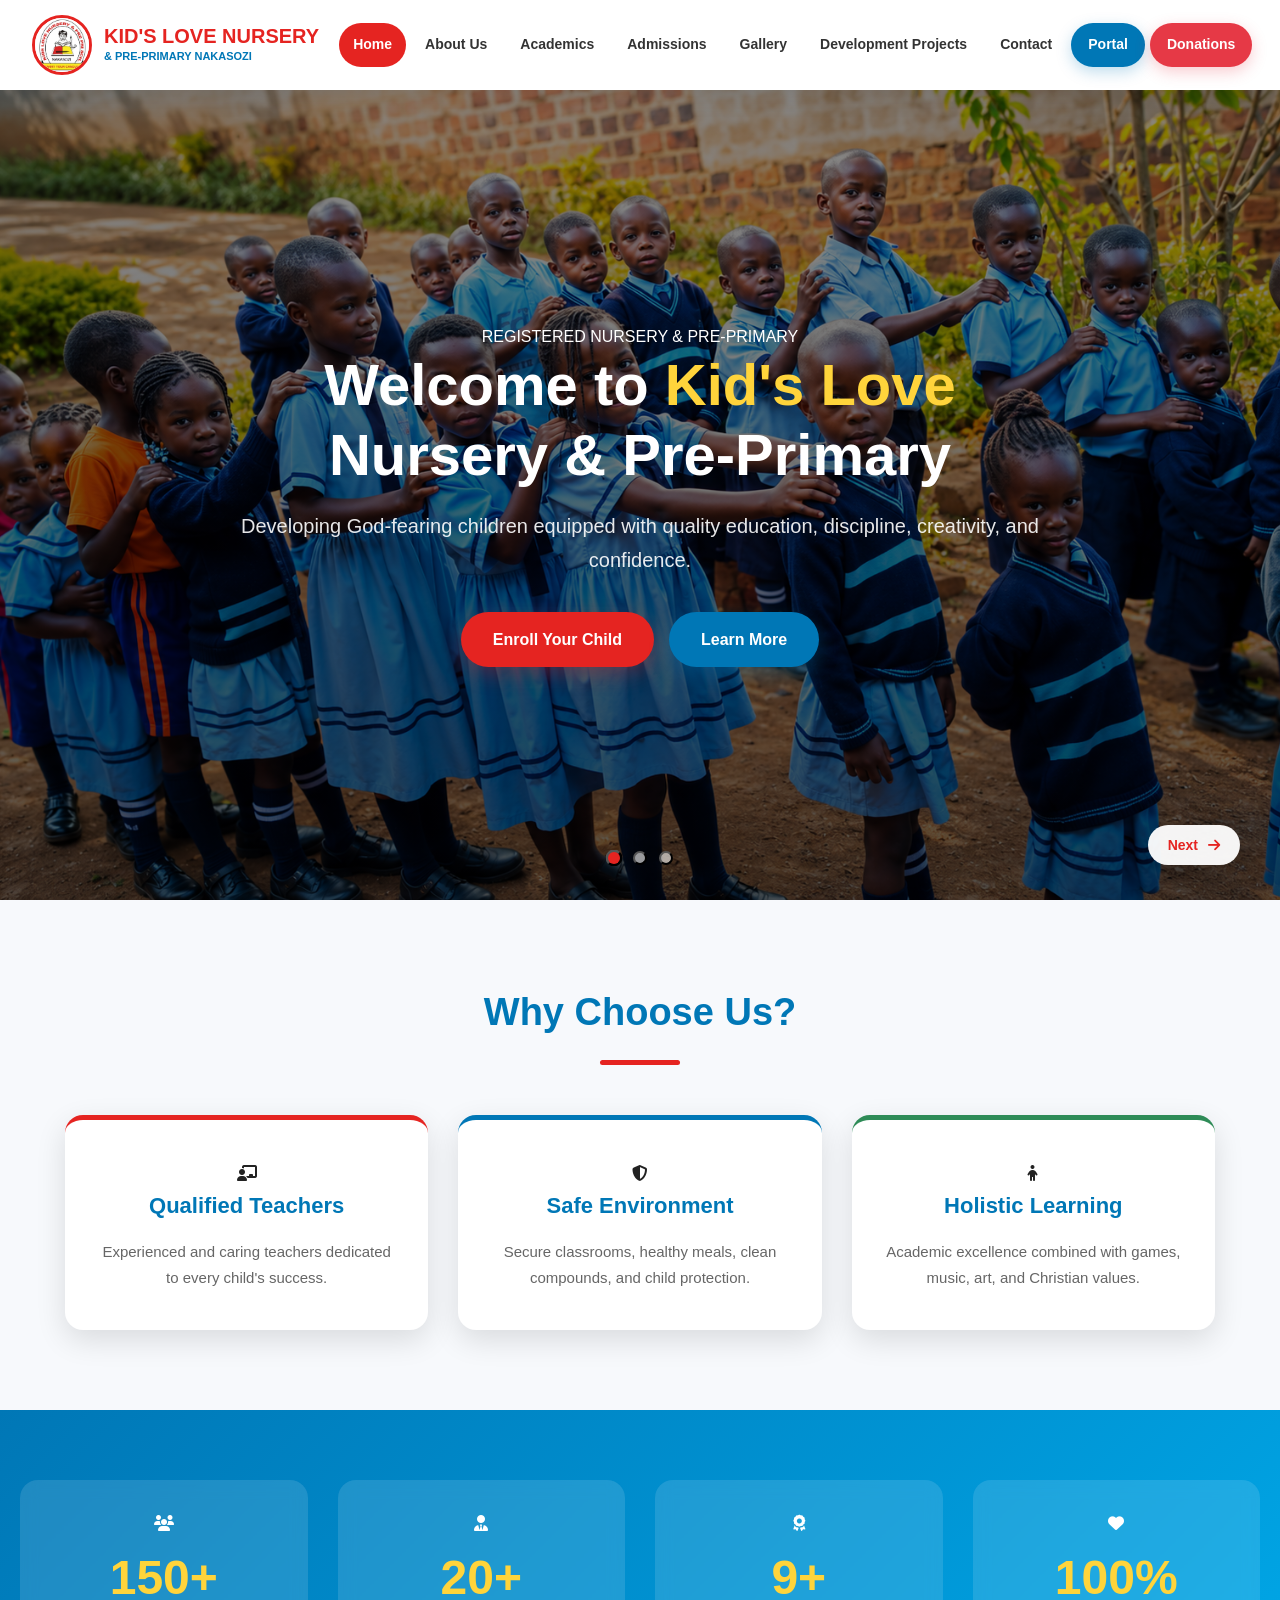
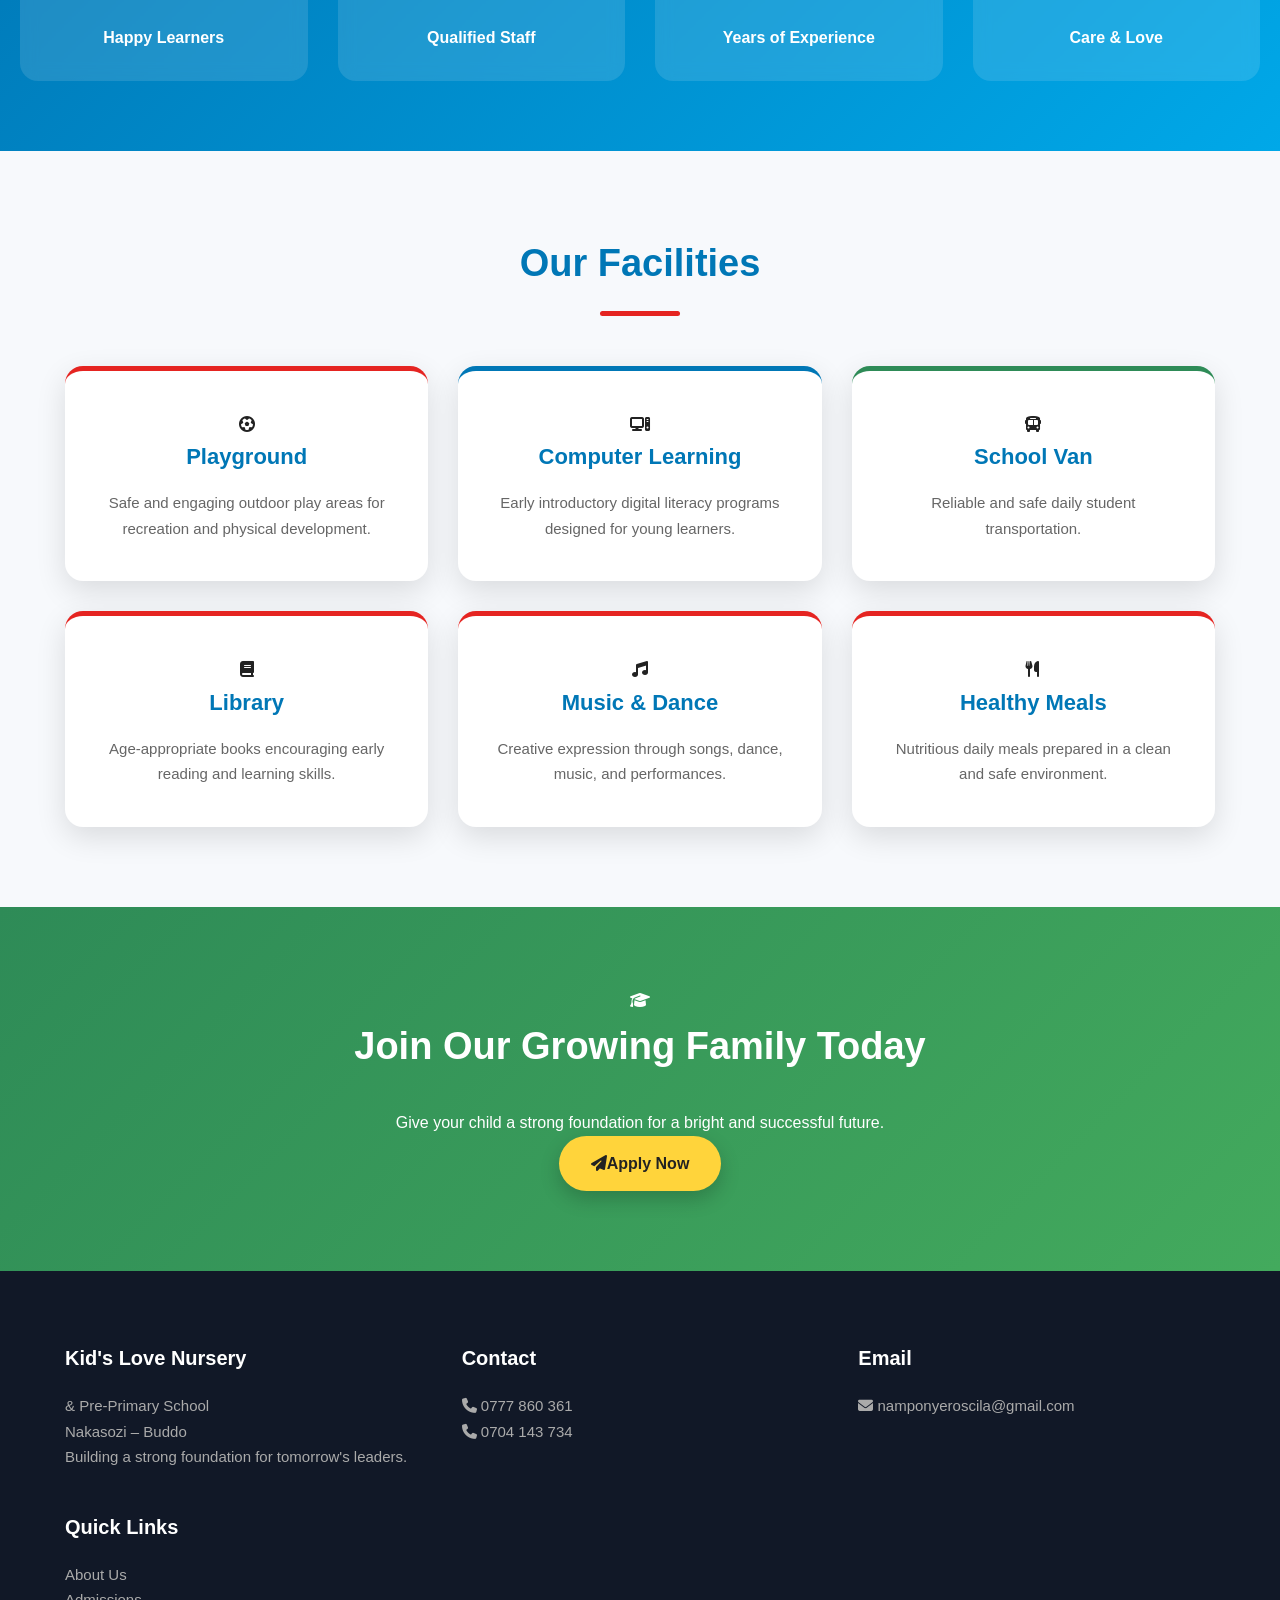
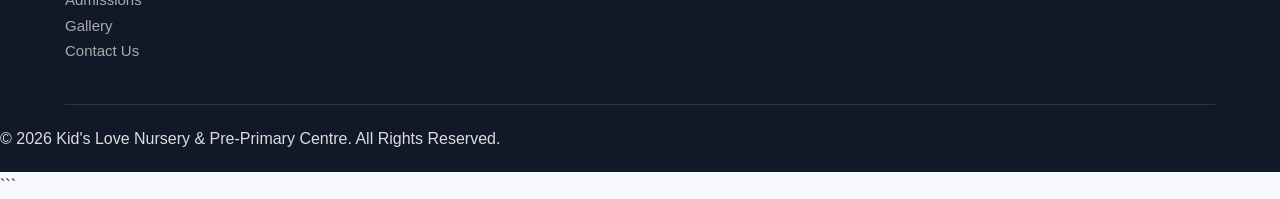
<file: index.html>
<!DOCTYPE html>
<html lang="en">

<head>

    <meta charset="UTF-8">

    <meta name="viewport"
          content="width=device-width, initial-scale=1.0">

    <meta name="description"
          content="Kid's Love Nursery & Pre-Primary School Nakasozi Buddo provides quality nursery education, childcare, discipline, creativity, and Christian values.">

    <meta name="keywords"
          content="Kid's Love Nursery, Nakasozi, Buddo, nursery school Uganda, pre-primary school, ">

    <meta name="author"
          content="Kid's Love Nursery & Pre-Primary School">

    <title>
        Kid's Love Nursery & Pre-Primary School | Nakasozi Buddo
    </title>

    <!-- CSS -->
    <link rel="stylesheet" href="index.css">

    <!-- Favicon -->
    <link rel="icon"
          href="IMG-20260707-WA0017.jpg"
          type="image/jpeg">

    <!-- Font Awesome -->
    <link rel="stylesheet"
          href="https://cdnjs.cloudflare.com/ajax/libs/font-awesome/6.4.0/css/all.min.css">

</head>


<body>


    <!-- ==========================================
         HEADER / NAVIGATION
    =========================================== -->

    <header>

        <nav class="navbar">


            <!-- LOGO -->

            <a href="index.html"
               class="brand-logo">

                <img src="IMG-20260707-WA0017.jpg"
                     alt="Kid's Love Nursery School Badge"
                     loading="eager">

                <div class="logo-text">

                    <span class="logo-title">
                        KID'S LOVE NURSERY
                    </span>

                    <span class="logo-subtitle">
                        &amp; PRE-PRIMARY NAKASOZI
                    </span>

                </div>

            </a>


            <!-- MOBILE MENU BUTTON -->

            <button type="button"
                    class="menu-btn"
                    id="mobileToggle"
                    aria-label="Open navigation menu"
                    aria-expanded="false">

                <span aria-hidden="true">
                    ☰
                </span>

            </button>


            <!-- NAVIGATION LINKS -->

            <ul class="nav-links"
                id="navMenu">

                <li>
                    <a href="index.html"
                       class="active">
                        Home
                    </a>
                </li>

                <li>
                    <a href="aboutus.html">
                        About Us
                    </a>
                </li>

                <li>
                    <a href="academics.html">
                        Academics
                    </a>
                </li>

                <li>
                    <a href="admissions.html">
                        Admissions
                    </a>
                </li>

                <li>
                    <a href="gallery.html">
                        Gallery
                    </a>
                </li>

                <li>
                    <a href="projects.html">
                        Development Projects
                    </a>
                </li>

                <li>
                    <a href="contact.html">
                        Contact
                    </a>
                </li>

                <li>
                    <a href="portal.html"
                       class="portal-btn">
                        Portal
                    </a>
                </li>

                <li>
                    <a href="donations.html"
                       class="donate-btn">
                        Donations
                    </a>
                </li>

            </ul>

        </nav>

    </header>



    <!-- ==========================================
         MAIN CONTENT
    =========================================== -->

    <main>


        <!-- ======================================
             HERO SLIDER
        ======================================= -->

        <section class="about-hero">


            <!-- SLIDES -->

            <div class="hero-slider">


                <!-- SLIDE 1 -->

                <div class="slide active">

                    <img src="blue.png"
                         alt="Kid's Love Nursery School">

                </div>


                <!-- SLIDE 2 -->

                <div class="slide">

                    <img src="IMG-20260707-WA0017.jpg"
                         alt="Kid's Love Nursery School Badge">

                </div>


                <!-- SLIDE 3 -->

                <div class="slide">

                    <img src="water.png"
                         alt="Kid's Love Nursery Children Activities">

                </div>


            </div>


            <!-- DARK OVERLAY -->

            <div class="hero-overlay"></div>


            <!-- HERO CONTENT -->

            <div class="hero-content">


                <span class="hero-label">

                    REGISTERED NURSERY &amp; PRE-PRIMARY

                </span>


                <h1>

                    Welcome to
                    <span>Kid's Love</span>
                    Nursery &amp; Pre-Primary

                </h1>


                <p>

                    Developing God-fearing children equipped
                    with quality education, discipline,
                    creativity, and confidence.

                </p>


                <!-- HERO BUTTONS -->

                <div class="hero-buttons">


                    <a href="admissions.html"
                       class="btn btn-primary">

                        Enroll Your Child

                    </a>


                    <a href="aboutus.html"
                       class="btn btn-secondary">
                        Learn More

                    </a>


                </div>


            </div>


            <!-- SLIDER DOTS -->

            <div class="slider-controls">


                <button type="button"
                        class="dot active"
                        data-slide="0"
                        aria-label="Show slide 1">
                </button>


                <button type="button"
                        class="dot"
                        data-slide="1"
                        aria-label="Show slide 2">
                </button>


                <button type="button"
                        class="dot"
                        data-slide="2"
                        aria-label="Show slide 3">
                </button>


            </div>


            <!-- NEXT BUTTON -->

            <button type="button"
                    class="hero-next"
                    id="nextBtn"
                    aria-label="Show next slide">

                <span>
                    Next
                </span>

                <i class="fas fa-arrow-right"></i>

            </button>


        </section>



        <!-- ======================================
             WHY CHOOSE US
        ======================================= -->

        <section class="container">


            <h2 class="section-title">
                Why Choose Us?
            </h2>


            <div class="grid-3">


                <article class="card">

                    <div class="card-icon">
                        <i class="fas fa-chalkboard-teacher"></i>
                    </div>

                    <h3>
                        Qualified Teachers
                    </h3>

                    <p>
                        Experienced and caring teachers
                        dedicated to every child's success.
                    </p>

                </article>



                <article class="card">

                    <div class="card-icon">
                        <i class="fas fa-shield-alt"></i>
                    </div>

                    <h3>
                        Safe Environment
                    </h3>

                    <p>
                        Secure classrooms, healthy meals,
                        clean compounds, and child protection.
                    </p>

                </article>



                <article class="card">

                    <div class="card-icon">
                        <i class="fas fa-child"></i>
                    </div>

                    <h3>
                        Holistic Learning
                    </h3>

                    <p>
                        Academic excellence combined with
                        games, music, art, and Christian values.
                    </p>

                </article>


            </div>

        </section>



        <!-- ======================================
             STATISTICS
        ======================================= -->

        <section class="statistics">


            <div class="stat">

                <i class="fas fa-users"></i>

                <h2>
                    150+
                </h2>

                <p>
                    Happy Learners
                </p>

            </div>



            <div class="stat">

                <i class="fas fa-user-tie"></i>

                <h2>
                    20+
                </h2>

                <p>
                    Qualified Staff
                </p>

            </div>



            <div class="stat">

                <i class="fas fa-award"></i>

                <h2>
                    9+
                </h2>

                <p>
                    Years of Experience
                </p>

            </div>



            <div class="stat">

                <i class="fas fa-heart"></i>

                <h2>
                    100%
                </h2>

                <p>
                    Care &amp; Love
                </p>

            </div>


        </section>



        <!-- ======================================
             FACILITIES
        ======================================= -->

        <section class="container">


            <h2 class="section-title">
                Our Facilities
            </h2>


            <div class="grid-3">


                <!-- Playground -->

                <article class="card">

                    <div class="card-icon">
                        <i class="fas fa-futbol"></i>
                    </div>

                    <h3>
                        Playground
                    </h3>

                    <p>
                        Safe and engaging outdoor play
                        areas for recreation and physical
                        development.
                    </p>

                </article>


                <!-- Computer Learning -->

                <article class="card">

                    <div class="card-icon">
                        <i class="fas fa-computer"></i>
                    </div>

                    <h3>
                        Computer Learning
                    </h3>

                    <p>
                        Early introductory digital literacy
                        programs designed for young learners.
                    </p>

                </article>


                <!-- School Van -->

                <article class="card">

                    <div class="card-icon">
                        <i class="fas fa-bus"></i>
                    </div>

                    <h3>
                        School Van
                    </h3>

                    <p>
                        Reliable and safe daily student
                        transportation.
                    </p>

                </article>


                <!-- Library -->

                <article class="card">

                    <div class="card-icon">
                        <i class="fas fa-book"></i>
                    </div>

                    <h3>
                        Library
                    </h3>

                    <p>
                        Age-appropriate books encouraging
                        early reading and learning skills.
                    </p>

                </article>


                <!-- Music & Dance -->

                <article class="card">

                    <div class="card-icon">
                        <i class="fas fa-music"></i>
                    </div>

                    <h3>
                        Music &amp; Dance
                    </h3>

                    <p>
                        Creative expression through songs,
                        dance, music, and performances.
                    </p>

                </article>


                <!-- Healthy Meals -->

                <article class="card">

                    <div class="card-icon">
                        <i class="fas fa-utensils"></i>
                    </div>

                    <h3>
                        Healthy Meals
                    </h3>

                    <p>
                        Nutritious daily meals prepared in
                        a clean and safe environment.
                    </p>

                </article>


            </div>

        </section>



        <!-- ======================================
             CALL TO ACTION
        ======================================= -->

        <section class="call-to-action">


            <div class="cta-content">


                <span class="cta-icon">
                    <i class="fas fa-graduation-cap"></i>
                </span>


                <h2>
                    Join Our Growing Family Today
                </h2>


                <p>
                    Give your child a strong foundation
                    for a bright and successful future.
                </p>


                <a href="admissions.html"
                   class="btn btn-primary">

                    <i class="fas fa-paper-plane"></i>

                    Apply Now

                </a>


            </div>


        </section>


    </main>



    <!-- ==========================================
         FOOTER
    =========================================== -->

    <footer>


        <div class="footer-grid">


            <!-- SCHOOL -->

            <div class="footer-column">

                <h3>
                    Kid's Love Nursery
                </h3>

                <p>
                    &amp; Pre-Primary School
                </p>

                <p>
                    Nakasozi – Buddo
                </p>

                <p>
                    Building a strong foundation
                    for tomorrow's leaders.
                </p>

            </div>


            <!-- CONTACT -->

            <div class="footer-column">

                <h3>
                    Contact
                </h3>

                <p>

                    <i class="fas fa-phone"></i>

                    <a href="tel:+256777860361">
                        0777 860 361
                    </a>

                </p>


                <p>

                    <i class="fas fa-phone"></i>

                    <a href="tel:+256704143734">
                        0704 143 734
                    </a>

                </p>

            </div>


            <!-- EMAIL -->

            <div class="footer-column">

                <h3>
                    Email
                </h3>

                <p>

                    <i class="fas fa-envelope"></i>

                    <a href="mailto:namponyeroscila@gmail.com">
                        namponyeroscila@gmail.com
                    </a>

                </p>

            </div>


            <!-- QUICK LINKS -->

            <div class="footer-column">

                <h3>
                    Quick Links
                </h3>

                <p>
                    <a href="aboutus.html">
                        About Us
                    </a>
                </p>

                <p>
                    <a href="admissions.html">
                        Admissions
                    </a>
                </p>

                <p>
                    <a href="gallery.html">
                        Gallery
                    </a>
                </p>

                <p>
                    <a href="contact.html">
                        Contact Us
                    </a>
                </p>

            </div>


        </div>


        <hr>


        <!-- COPYRIGHT -->

        <div class="footer-bottom">

            <p>

                &copy; 2026
                Kid's Love Nursery &amp;
                Pre-Primary Centre.

                All Rights Reserved.

            </p>

        </div>


    </footer>



    <!-- ==========================================
         JAVASCRIPT
    =========================================== -->

    <script src="script.js"></script>


</body>

</html>
```
</file>
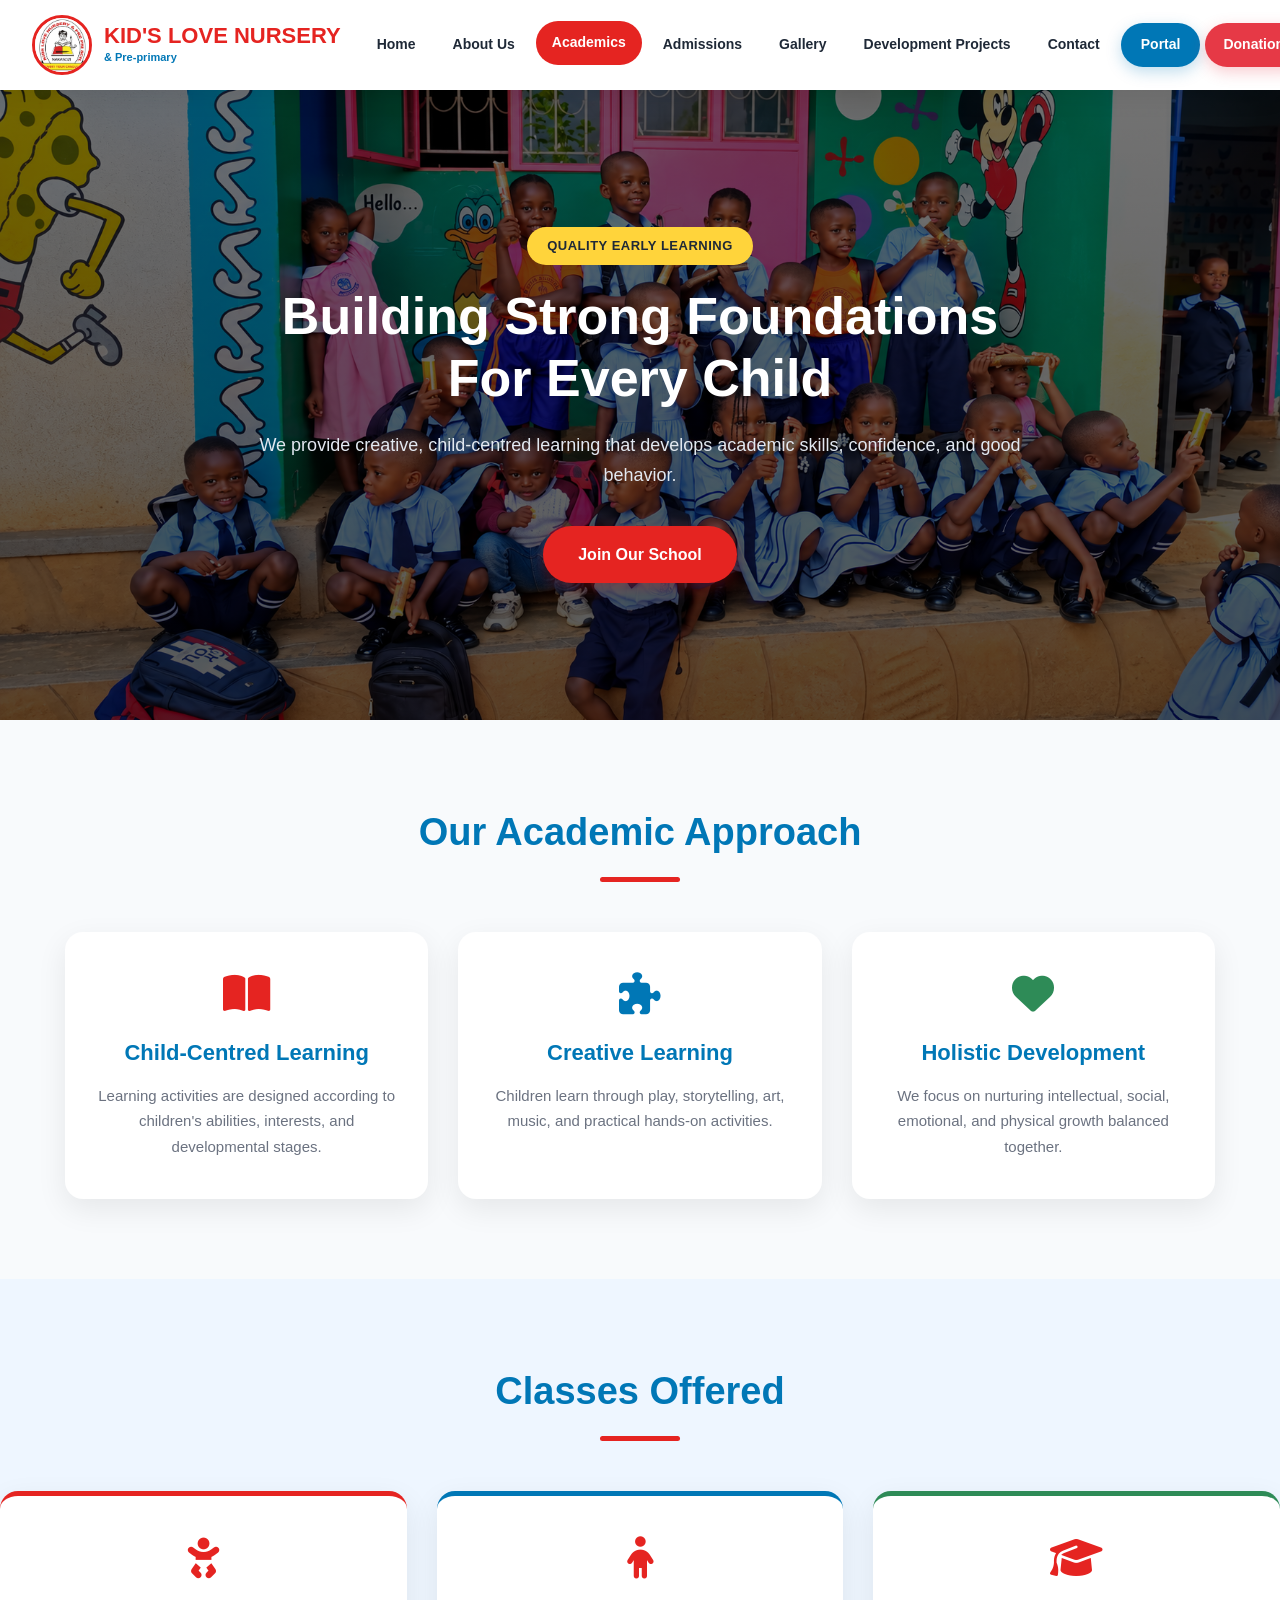
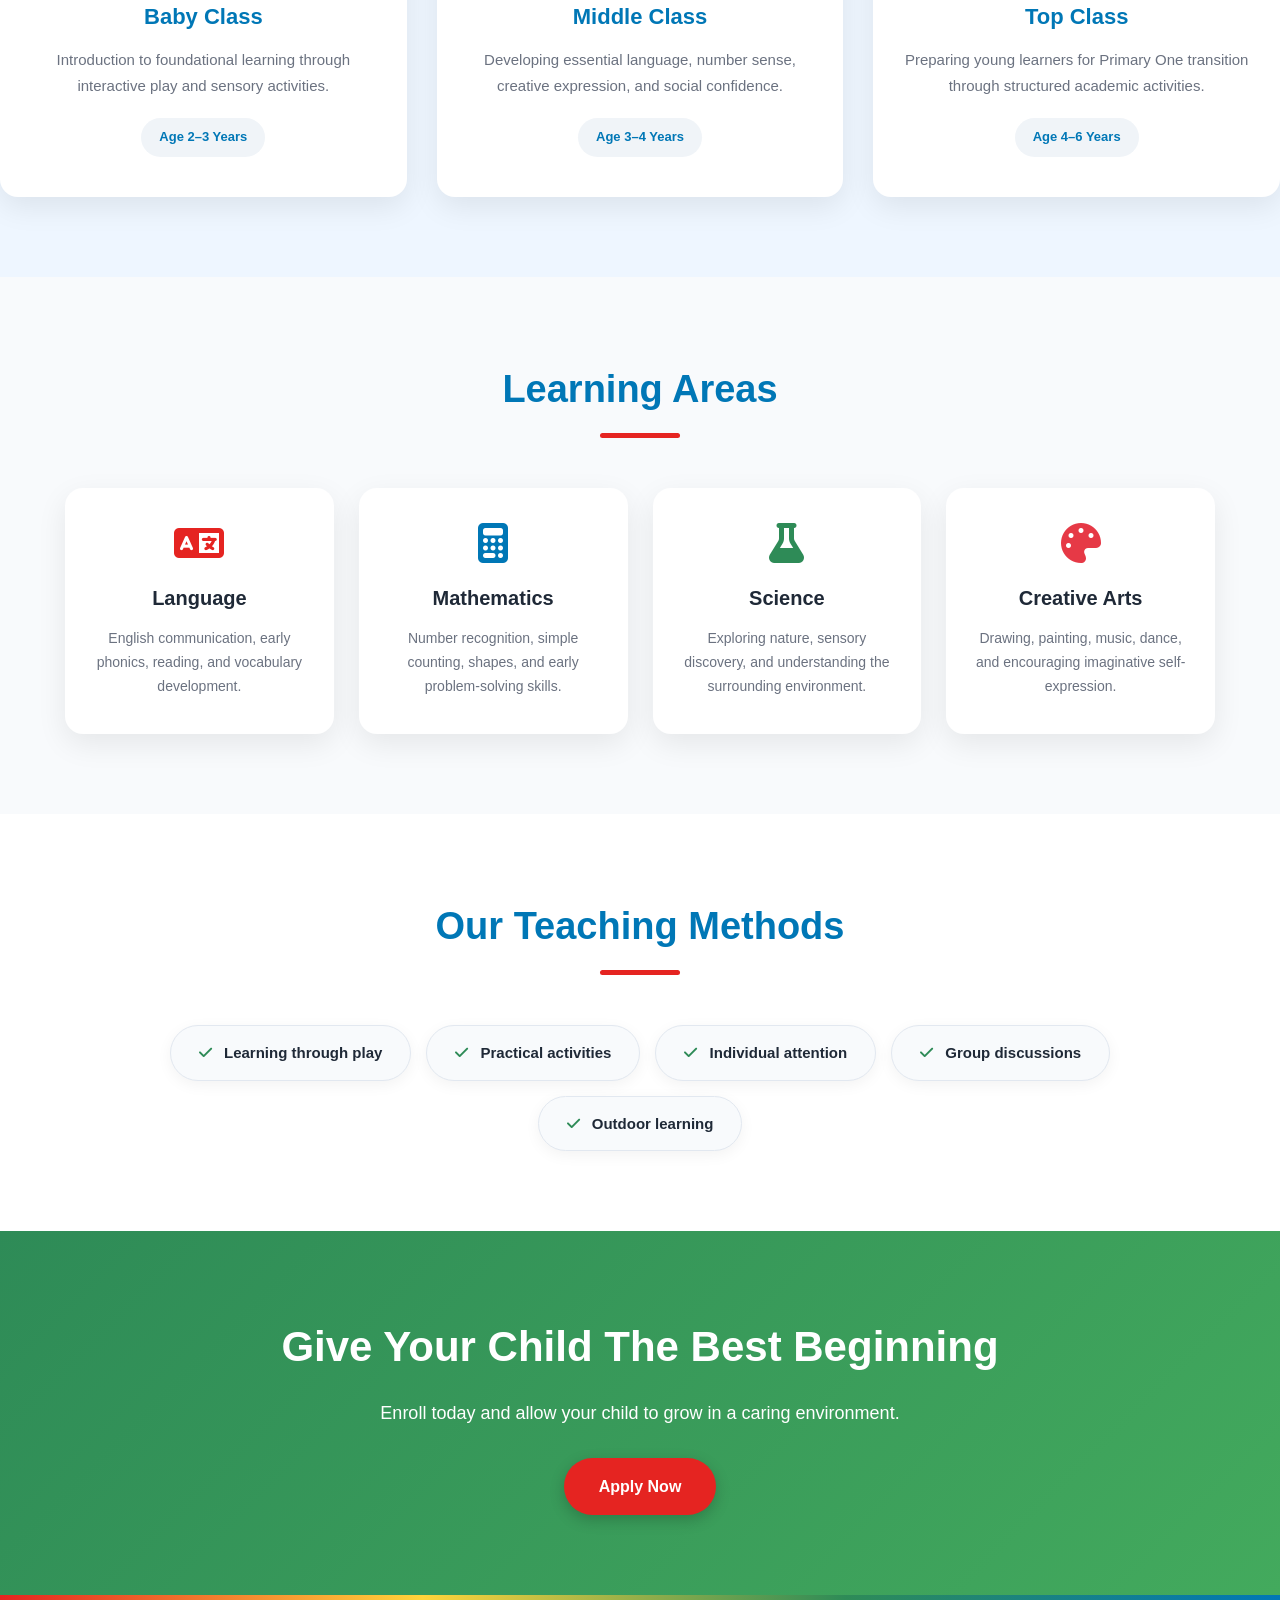
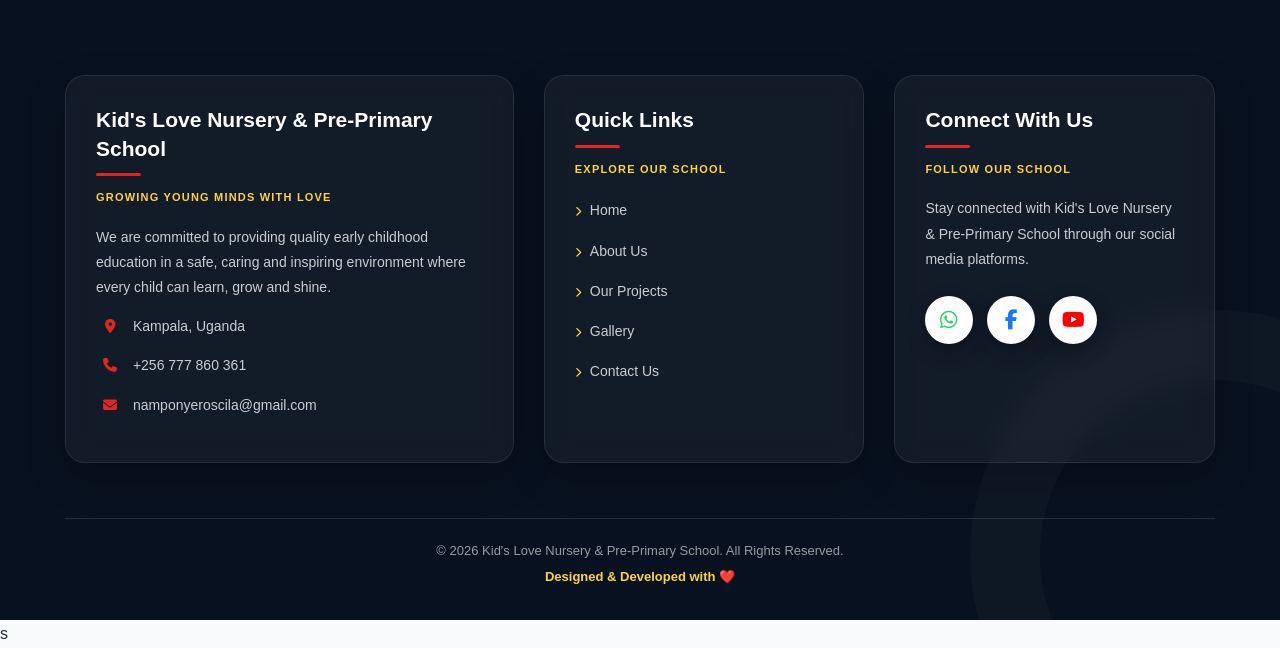
<file: academics.html>
<!DOCTYPE html>
<html lang="en">

<head>
    <meta charset="UTF-8">
    <meta name="viewport" content="width=device-width, initial-scale=1.0">
    <title>Academics | Kid's Love Nursery & Pre-primary</title>

    <meta name="description" content="Explore academics, curriculum, classes, and learning programmes at Kid's Love Nursery & Daycare Centre, Nakasozi Buddo.">
    <meta name="keywords" content="Nursery, Daycare, Pre-primary, Nakasozi, Buddo, Kindergarten, Education">

    <meta property="og:title" content="Academics | Kid's Love Nursery & Pre-primary">
    <meta property="og:description" content="Quality early learning and holistic child development in Nakasozi Buddo.">
    <meta property="og:image" content="IMG-20260707-WA0017.jpg">
    <meta property="og:type" content="website">

    <link rel="icon" href="IMG-20260707-WA0017.jpg" type="image/jpeg">

    <link rel="stylesheet" href="academics.css">
    <link rel="stylesheet" href="https://cdnjs.cloudflare.com/ajax/libs/font-awesome/6.5.0/css/all.min.css" integrity="sha512-Avb2QiuDEEvB4bZJYdft2mNjVShBftLdPG8FJ0V7irTLQ8Uo0qcPxh4Plq7G5tBm0yX48Y4815E20M0c302257M" crossorigin="anonymous">
</head>

<body>

    <header>
        <nav class="navbar" aria-label="Main Navigation">
            <a href="index.html" class="logo">
                <img src="IMG-20260707-WA0017.jpg" alt="Kid's Love Nursery Logo">
                <div class="logo-text">
                    <h2>KID'S LOVE NURSERY</h2>
                    <span>& Pre-primary</span>
                </div>
            </a>

            <button class="menu-btn" id="mobileToggle" aria-label="Toggle Navigation Menu" aria-expanded="false">
                <i class="fa-solid fa-bars" aria-hidden="true"></i>
            </button>

            <ul class="nav-links"
                id="navMenu">

                <li>
                    <a href="index.html">
                        Home
                    </a>
                </li>

                <li>
                    <a href="aboutus.html">
                        About Us
                    </a>
                </li>

                <li>
                    <a href="academics.html"class="active">
                        Academics
                    </a>
                </li>

                <li>
                    <a href="admissions.html">
                        Admissions
                    </a>
                </li>

                <li>
                    <a href="gallery.html">
                        Gallery
                    </a>
                </li>

                <li>
                    <a href="projects.html">
                        Development Projects
                    </a>
                </li>

                <li>
                    <a href="contact.html">
                        Contact
                    </a>
                </li>

                <li>
                    <a href="portal.html"
                       class="portal-btn">
                        Portal
                    </a>
                </li>

                <li>
                    <a href="donations.html"
                       class="donate-btn">
                        Donations
                    </a>
                </li>

            </ul>
        </nav>
    </header>

    <main>
        <section class="hero" aria-label="Page Introduction">
            <div class="hero-content">
                <span class="badge">Quality Early Learning</span>
                <h1>Building Strong Foundations For Every Child</h1>
                <p>We provide creative, child-centred learning that develops academic skills, confidence, and good behavior.</p>
                <a href="admissions.html" class="btn">Join Our School</a>
            </div>
        </section>

        <section class="container">
            <div class="section-title">
                <h2>Our Academic Approach</h2>
                <div class="underline"></div>
            </div>

            <div class="cards">
                <article class="card">
                    <i class="fa-solid fa-book-open" aria-hidden="true"></i>
                    <h3>Child-Centred Learning</h3>
                    <p>Learning activities are designed according to children's abilities, interests, and developmental stages.</p>
                </article>

                <article class="card">
                    <i class="fa-solid fa-puzzle-piece" aria-hidden="true"></i>
                    <h3>Creative Learning</h3>
                    <p>Children learn through play, storytelling, art, music, and practical hands-on activities.</p>
                </article>

                <article class="card">
                    <i class="fa-solid fa-heart" aria-hidden="true"></i>
                    <h3>Holistic Development</h3>
                    <p>We focus on nurturing intellectual, social, emotional, and physical growth balanced together.</p>
                </article>
            </div>
        </section>

        <section class="classes">
            <div class="section-title">
                <h2>Classes Offered</h2>
                <div class="underline"></div>
            </div>

            <div class="class-grid">
                <article class="class-card">
                    <i class="fa-solid fa-baby" aria-hidden="true"></i>
                    <h3>Baby Class</h3>
                    <p>Introduction to foundational learning through interactive play and sensory activities.</p>
                    <span>Age 2–3 Years</span>
                </article>

                <article class="class-card">
                    <i class="fa-solid fa-child" aria-hidden="true"></i>
                    <h3>Middle Class</h3>
                    <p>Developing essential language, number sense, creative expression, and social confidence.</p>
                    <span>Age 3–4 Years</span>
                </article>

                <article class="class-card">
                    <i class="fa-solid fa-graduation-cap" aria-hidden="true"></i>
                    <h3>Top Class</h3>
                    <p>Preparing young learners for Primary One transition through structured academic activities.</p>
                    <span>Age 4–6 Years</span>
                </article>
            </div>
        </section>

        <section class="container">
            <div class="section-title">
                <h2>Learning Areas</h2>
                <div class="underline"></div>
            </div>

            <div class="curriculum">
                <article>
                    <i class="fa-solid fa-language" aria-hidden="true"></i>
                    <h3>Language</h3>
                    <p>English communication, early phonics, reading, and vocabulary development.</p>
                </article>

                <article>
                    <i class="fa-solid fa-calculator" aria-hidden="true"></i>
                    <h3>Mathematics</h3>
                    <p>Number recognition, simple counting, shapes, and early problem-solving skills.</p>
                </article>

                <article>
                    <i class="fa-solid fa-flask" aria-hidden="true"></i>
                    <h3>Science</h3>
                    <p>Exploring nature, sensory discovery, and understanding the surrounding environment.</p>
                </article>

                <article>
                    <i class="fa-solid fa-palette" aria-hidden="true"></i>
                    <h3>Creative Arts</h3>
                    <p>Drawing, painting, music, dance, and encouraging imaginative self-expression.</p>
                </article>
            </div>
        </section>

        <section class="methods">
            <div class="section-title">
                <h2>Our Teaching Methods</h2>
                <div class="underline"></div>
            </div>
            <ul>
                <li><i class="fa-solid fa-check" aria-hidden="true"></i> Learning through play</li>
                <li><i class="fa-solid fa-check" aria-hidden="true"></i> Practical activities</li>
                <li><i class="fa-solid fa-check" aria-hidden="true"></i> Individual attention</li>
                <li><i class="fa-solid fa-check" aria-hidden="true"></i> Group discussions</li>
                <li><i class="fa-solid fa-check" aria-hidden="true"></i> Outdoor learning</li>
            </ul>
        </section>

        <section class="cta">
            <h2>Give Your Child The Best Beginning</h2>
            <p>Enroll today and allow your child to grow in a caring environment.</p>
            <a href="admissions.html" class="btn-primary">Apply Now</a>
        </section>
    </main>

   <footer>

    <div class="footer-grid">

        <!-- =========================
             SCHOOL INFORMATION
        ========================== -->
        <div class="footer-col">

            <h3>Kid's Love Nursery &amp; Pre-Primary School</h3>

            <div class="footer-sub">
                Growing Young Minds With Love
            </div>

            <p>
                We are committed to providing quality early childhood
                education in a safe, caring and inspiring environment
                where every child can learn, grow and shine.
            </p>

            <p>
                <i class="fas fa-map-marker-alt"></i>
                Kampala, Uganda
            </p>

            <p>
                <i class="fas fa-phone"></i>
             +256 777 860 361
            </p>

            <p>
                <i class="fas fa-envelope"></i>
             namponyeroscila@gmail.com
            </p>

        </div>


        <!-- =========================
             QUICK LINKS
        ========================== -->
        <div class="footer-col">

            <h3>Quick Links</h3>

            <div class="footer-sub">
                Explore Our School
            </div>

            <ul class="footer-links">

                <li>
                    <a href="index.html">
                        <i class="fas fa-chevron-right"></i>
                        Home
                    </a>
                </li>

                <li>
                    <a href="about.html">
                        <i class="fas fa-chevron-right"></i>
                        About Us
                    </a>
                </li>

                <li>
                    <a href="projects.html">
                        <i class="fas fa-chevron-right"></i>
                        Our Projects
                    </a>
                </li>

                <li>
                    <a href="gallery.html">
                        <i class="fas fa-chevron-right"></i>
                        Gallery
                    </a>
                </li>

                <li>
                    <a href="contact.html">
                        <i class="fas fa-chevron-right"></i>
                        Contact Us
                    </a>
                </li>

            </ul>

        </div>


        <!-- =========================
             SOCIAL MEDIA
        ========================== -->
        <div class="footer-col">

            <h3>Connect With Us</h3>

            <div class="footer-sub">
                Follow Our School
            </div>

            <p>
                Stay connected with Kid's Love Nursery &amp; Pre-Primary
                School through our social media platforms.
            </p>

            <div class="footer-socials">

                <!-- WHATSAPP -->
                <a
                    href="#"
                    aria-label="WhatsApp"
                    title="WhatsApp"
                    target="_blank"
                    rel="noopener noreferrer"
                >
                    <i class="fab fa-whatsapp"></i>
                </a>


                <!-- FACEBOOK -->
                <a
                    href="#"
                    aria-label="Facebook"
                    title="Facebook"
                    target="_blank"
                    rel="noopener noreferrer"
                >
                    <i class="fab fa-facebook-f"></i>
                </a>


                <!-- YOUTUBE -->
                <a
                    href="#"
                    aria-label="YouTube"
                    title="YouTube"
                    target="_blank"
                    rel="noopener noreferrer"
                >
                    <i class="fab fa-youtube"></i>
                </a>

            </div>

        </div>

    </div>


    <!-- =========================
         FOOTER DIVIDER
    ========================== -->

    <hr class="footer-divider">


    <!-- =========================
         COPYRIGHT
    ========================== -->

    <div class="footer-bottom">

        <p>
            &copy; 2026 Kid's Love Nursery &amp; Pre-Primary School.
            All Rights Reserved.
        </p>

        <p>
            Designed &amp; Developed with
            <span aria-label="love">❤️</span>
        </p>

    </div>

</footer>


<!-- =========================
     FONT AWESOME
========================== -->

<link
    rel="stylesheet"
    href="https://cdnjs.cloudflare.com/ajax/libs/font-awesome/6.5.2/css/all.min.css"
>
    <script src="academics.js"></script>
</body>

</html>s
</file>
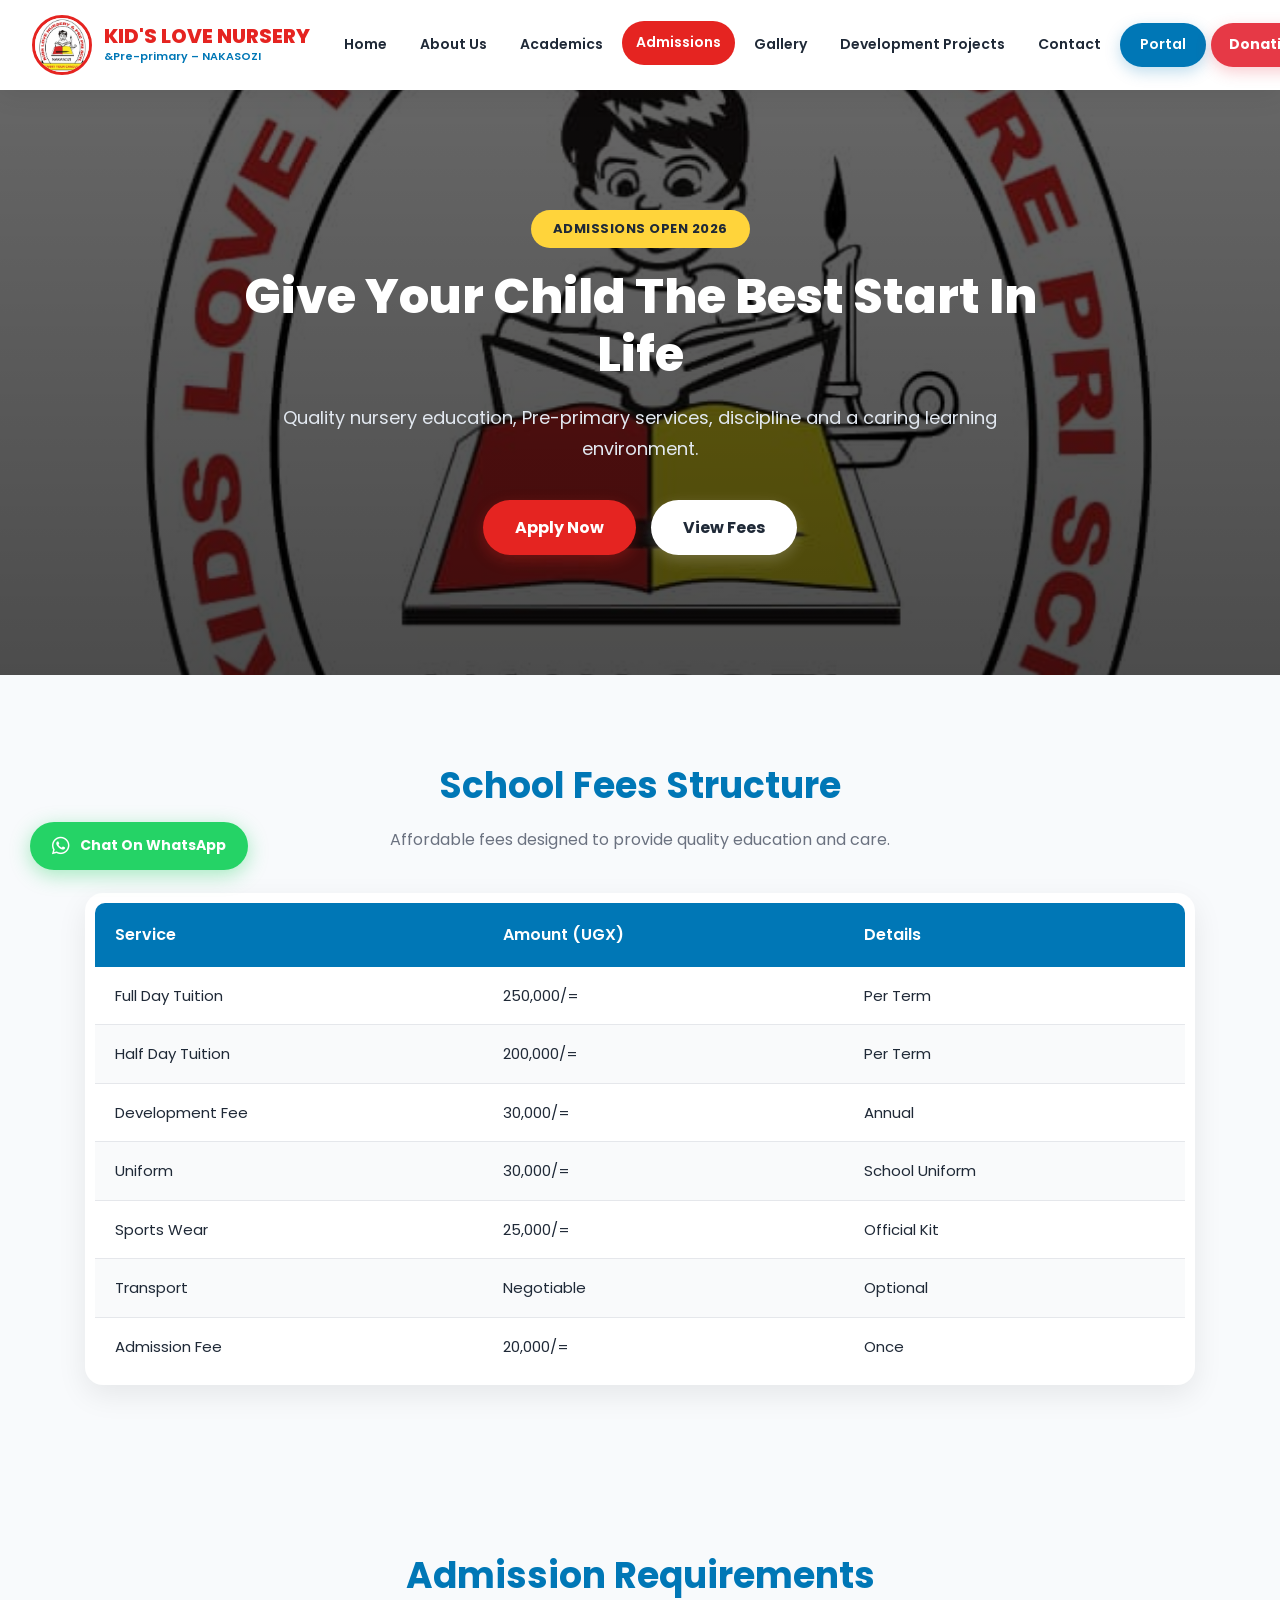
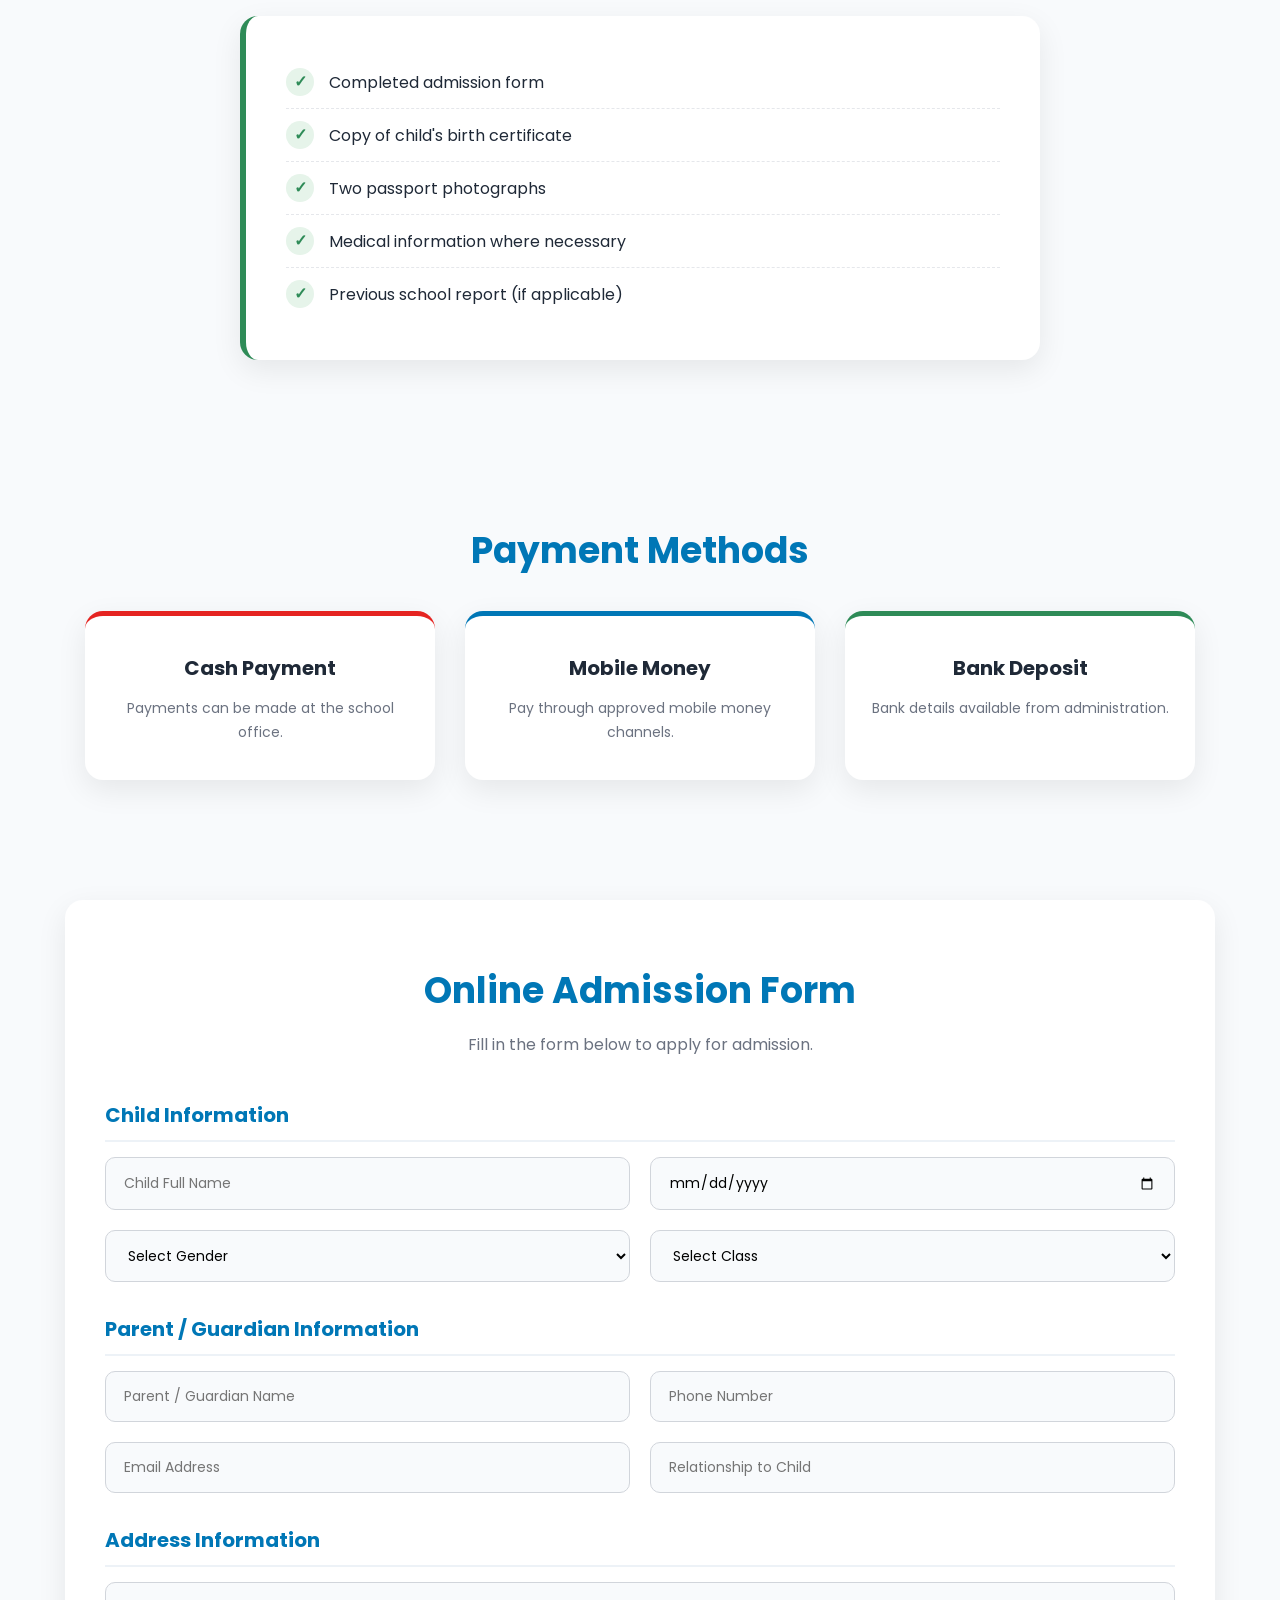
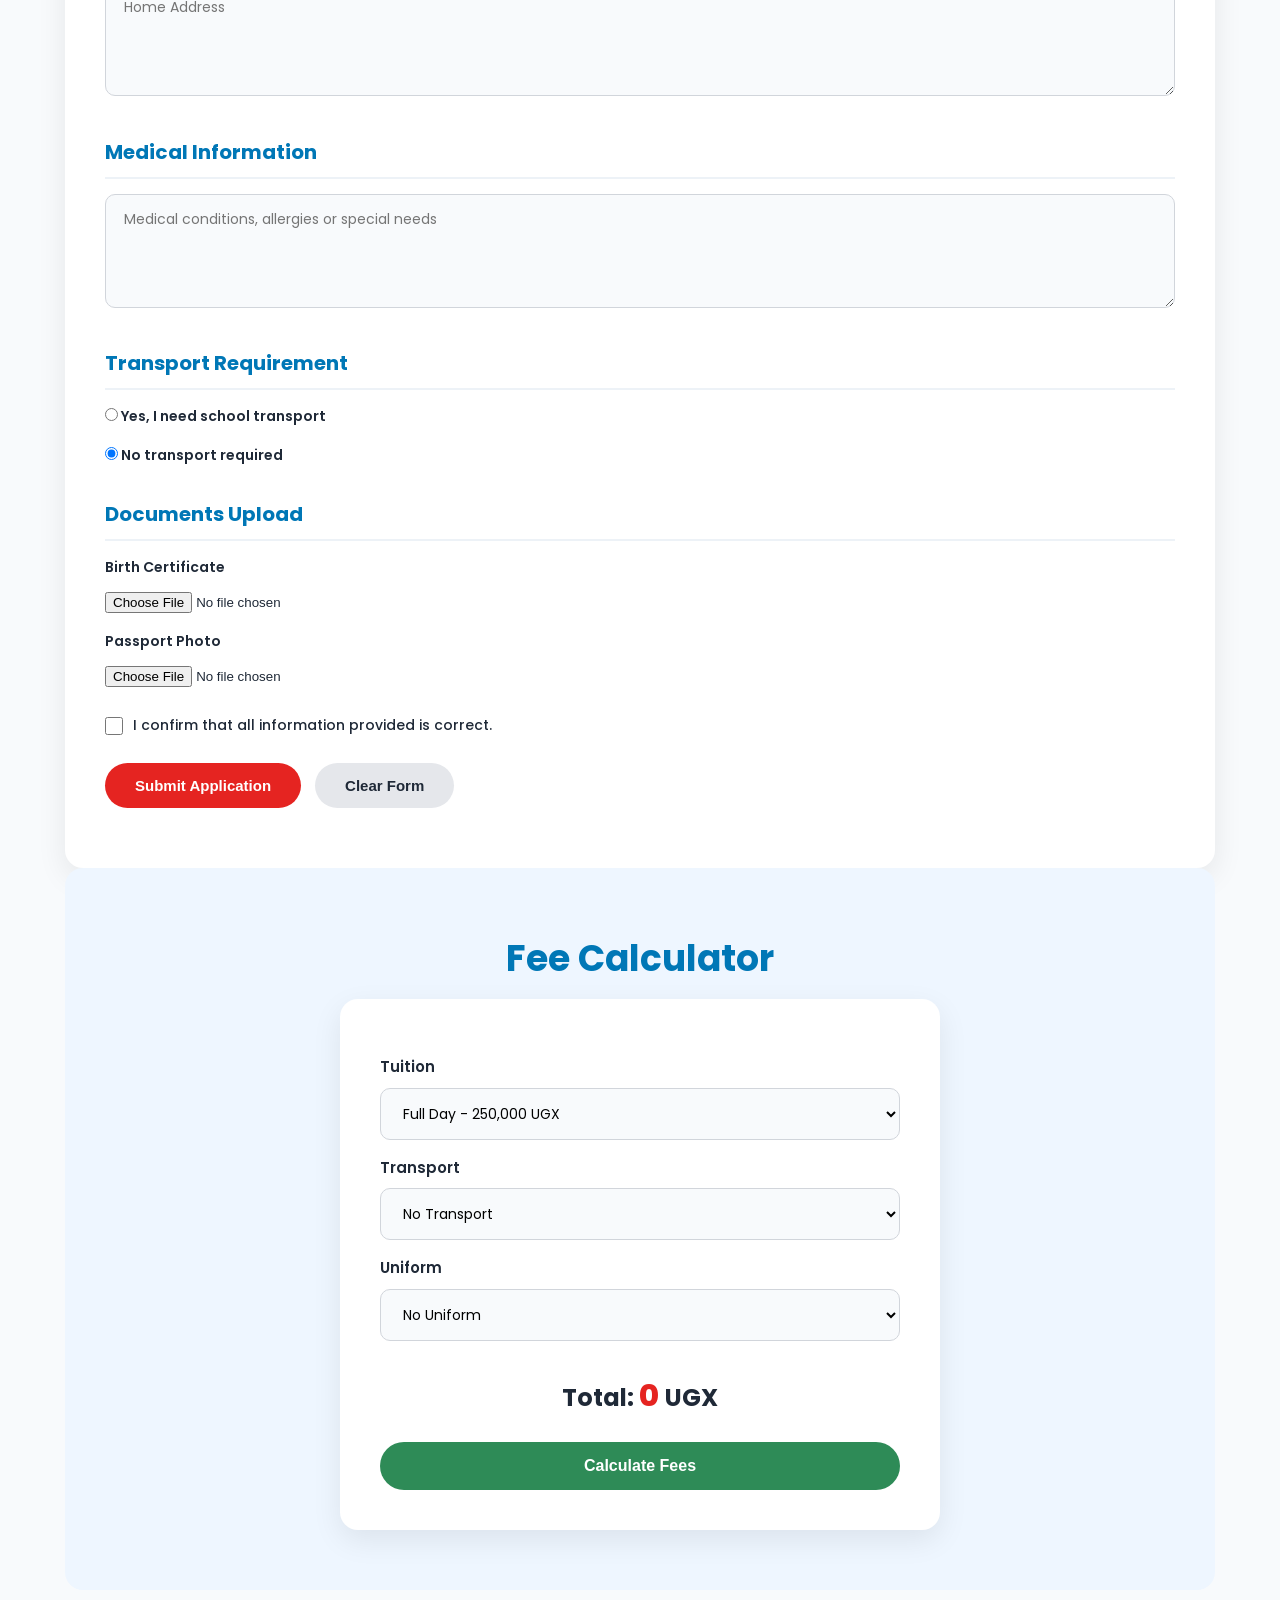
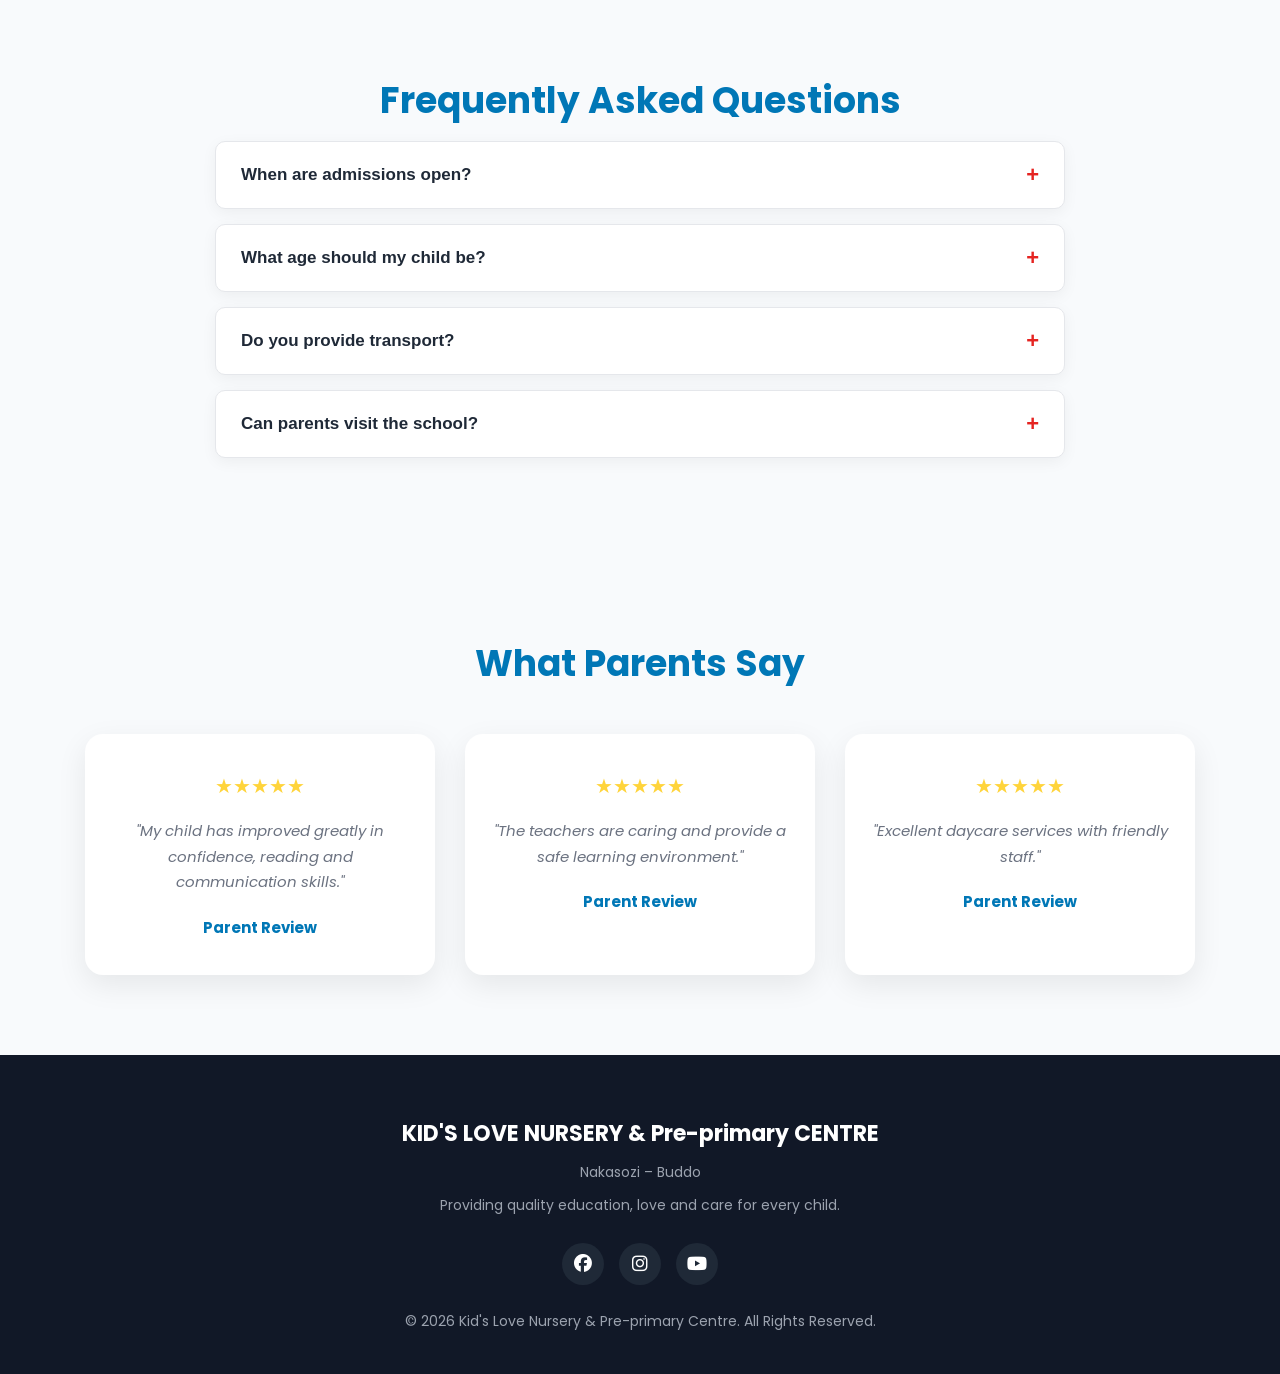
<file: admissions.html>
<!DOCTYPE html>
<html lang="en">

<head>

<meta charset="UTF-8">

<meta name="viewport" content="width=device-width, initial-scale=1.0">


<title>
Admissions | Kid's Love Nursery & Pre-primary Centre
</title>


<meta name="description"
content="Apply for  at Kid's Love Nursery & Pre-primary Nakasozi Buddo.">


<link rel="stylesheet" href="admission.css">
<link rel="icon" type="jpeg" href="IMG-20260707-WA0017.jpg">

<link href="https://fonts.googleapis.com/css2?family=Poppins:wght@300;400;500;600;700;800&display=swap"
rel="stylesheet">


<link rel="stylesheet"
href="https://cdnjs.cloudflare.com/ajax/libs/font-awesome/6.5.0/css/all.min.css">


</head>



<body>



<!-- ================= HEADER ================= -->


<header>


<nav class="navbar">


<a href="index.html" class="brand-logo">


<img src="IMG-20260707-WA0017.jpg"
alt="Kid's Love Nursery Logo">



<div class="logo-text-box">


<h2>
KID'S LOVE NURSERY
</h2>


<span>
&Pre-primary – NAKASOZI
</span>


</div>


</a>





<button 
class="mobile-toggle"
id="mobileToggle"
aria-label="Toggle navigation">


<span></span>
<span></span>
<span></span>


</button>






 <ul class="nav-links"
                id="navMenu">

                <li>
                    <a href="index.html">
                        Home
                    </a>
                </li>

                <li>
                    <a href="aboutus.html">
                        About Us
                    </a>
                </li>

                <li>
                    <a href="academics.html">
                        Academics
                    </a>
                </li>

                <li>
                    <a href="admissions.html"class="active">
                        Admissions
                    </a>
                </li>

                <li>
                    <a href="gallery.html">
                        Gallery
                    </a>
                </li>

                <li>
                    <a href="projects.html">
                        Development Projects
                    </a>
                </li>

                <li>
                    <a href="contact.html">
                        Contact
                    </a>
                </li>

                <li>
                    <a href="portal.html"
                       class="portal-btn">
                        Portal
                    </a>
                </li>

                <li>
                    <a href="donations.html"
                       class="donate-btn">
                        Donations
                    </a>
                </li>

            </ul>

</nav>


</header>







<!-- ================= HERO ================= -->


<section class="hero">


<div class="hero-content">



<span class="badge">

Admissions Open 2026

</span>



<h1>

Give Your Child The Best Start In Life

</h1>



<p>

Quality nursery education, Pre-primary services,
discipline and a caring learning environment.

</p>



<div class="hero-buttons">


<a href="#apply"
class="btn">

Apply Now

</a>




<a href="#fees"
class="btn secondary">

View Fees

</a>



</div>



</div>


</section>








<!-- ================= FEES STRUCTURE ================= -->


<section class="fees" id="fees">


<h2>
School Fees Structure
</h2>


<p class="section-description">

Affordable fees designed to provide quality education and care.

</p>




<div class="table-container">


<table>


<thead>

<tr>

<th>
Service
</th>


<th>
Amount (UGX)
</th>


<th>
Details
</th>


</tr>


</thead>



<tbody>


<tr>

<td>
Full Day Tuition
</td>

<td>
250,000/=
</td>

<td>
Per Term
</td>

</tr>




<tr>

<td>
Half Day Tuition
</td>

<td>
200,000/=
</td>

<td>
Per Term
</td>

</tr>




<tr>

<td>
Development Fee
</td>

<td>
30,000/=
</td>

<td>
Annual
</td>

</tr>




<tr>

<td>
Uniform
</td>

<td>
30,000/=
</td>

<td>
School Uniform
</td>

</tr>




<tr>

<td>
Sports Wear
</td>

<td>
25,000/=
</td>

<td>
Official Kit
</td>

</tr>




<tr>

<td>
Transport
</td>

<td>
Negotiable 
</td>

<td>
Optional
</td>

</tr>




<tr>

<td>
Admission Fee
</td>

<td>
20,000/=
</td>

<td>
Once
</td>

</tr>



</tbody>


</table>


</div>


</section>









<!-- ================= CLASSES ================= -->

<!-- ================= REQUIREMENTS ================= -->


<section class="requirements">


<h2>

Admission Requirements

</h2>




<div class="requirement-box">


<ul>


<li>
Completed admission form
</li>


<li>
Copy of child's birth certificate
</li>


<li>
Two passport photographs
</li>


<li>
Medical information where necessary
</li>


<li>
Previous school report (if applicable)
</li>


</ul>



</div>


</section>









<!-- ================= PAYMENT METHODS ================= -->


<section class="payments">


<h2>

Payment Methods

</h2>




<div class="payment-grid">



<div class="payment-card">

<h3>
Cash Payment
</h3>


<p>

Payments can be made at the school office.

</p>


</div>






<div class="payment-card">


<h3>
Mobile Money
</h3>


<p>

Pay through approved mobile money channels.

</p>


</div>






<div class="payment-card">



<h3>
Bank Deposit
</h3>


<p>

Bank details available from administration.

</p>


</div>




</div>


</section>
<!-- ================= ONLINE ADMISSION FORM ================= -->


<section class="admission-form-section" id="apply">


<h2>
Online Admission Form
</h2>


<p>

Fill in the form below to apply for admission.

</p>





<form id="admissionForm">





<h3>
Child Information
</h3>




<div class="input-grid">



<input
type="text"
id="studentName"
placeholder="Child Full Name"
required>




<input
type="date"
id="dob"
required>




<select id="gender" required>


<option value="">
Select Gender
</option>


<option value="Male">
Male
</option>


<option value="Female">
Female
</option>


</select>





<select id="classApplying" required>


<option value="">
Select Class
</option>


<option value="Baby Class">
Baby Class
</option>


<option value="Middle Class">
Middle Class
</option>


<option value="Top Class">
Top Class
</option>


<option value="Pre-primary">
Pre-primary
</option>


</select>



</div>








<h3>
Parent / Guardian Information
</h3>




<div class="input-grid">



<input
type="text"
id="parentName"
placeholder="Parent / Guardian Name"
required>





<input
type="tel"
id="phone"
placeholder="Phone Number"
required>





<input
type="email"
id="email"
placeholder="Email Address">





<input
type="text"
id="relationship"
placeholder="Relationship to Child">



</div>










<h3>
Address Information
</h3>



<textarea
id="address"
rows="4"
placeholder="Home Address">
</textarea>









<h3>
Medical Information
</h3>



<textarea
id="medical"
rows="4"
placeholder="Medical conditions, allergies or special needs">
</textarea>









<h3>
Transport Requirement
</h3>



<label>


<input
type="radio"
name="transport"
value="Yes">


Yes, I need school transport


</label>





<label>


<input
type="radio"
name="transport"
value="No"
checked>


No transport required


</label>









<h3>
Documents Upload
</h3>



<label>

Birth Certificate

</label>


<input
type="file"
id="birthCertificate"
accept=".jpg,.png,.pdf">





<label>

Passport Photo

</label>


<input
type="file"
id="passportPhoto"
accept=".jpg,.png">







<label class="agreement">


<input
type="checkbox"
id="agreement"
required>


I confirm that all information provided is correct.


</label>








<button
type="submit">

Submit Application

</button>




<button
type="reset">

Clear Form

</button>




</form>



</section>









<!-- ================= FEE CALCULATOR ================= -->


<section class="calculator">


<h2>

Fee Calculator

</h2>





<div class="calculator-box">






<label>

Tuition

</label>



<select id="tuition">


<option value="250000">

Full Day - 250,000 UGX

</option>



<option value="200000">

Half Day - 200,000 UGX

</option>



</select>








<label>

Transport

</label>



<select id="transportFee">


<option value="0">

No Transport

</option>



<option value="100000">

Transport - 100,000 UGX

</option>



</select>








<label>

Uniform

</label>



<select id="uniform">


<option value="0">

No Uniform

</option>




<option value="30000">

Uniform - 30,000 UGX

</option>



</select>









<h3>


Total:

<span id="totalFee">

0

</span>

UGX


</h3>







<button
type="button"
id="calculate">


Calculate Fees


</button>





</div>



</section>
<!-- ================= FAQ SECTION ================= -->


<section class="faq">


<h2>
Frequently Asked Questions
</h2>




<div class="faq-container">



<div class="faq-item">


<button class="faq-question"
type="button">


When are admissions open?


<span>
+
</span>


</button>



<div class="faq-answer">


<p>

Admissions are open throughout the year depending on available spaces.

</p>


</div>


</div>







<div class="faq-item">


<button class="faq-question"
type="button">


What age should my child be?


<span>
+
</span>


</button>



<div class="faq-answer">


<p>

Children from 2 years and above can join our nursery programmes.

</p>


</div>


</div>







<div class="faq-item">


<button class="faq-question"
type="button">


Do you provide transport?


<span>
+
</span>


</button>



<div class="faq-answer">


<p>

Yes, transport is available at an additional fee.

</p>


</div>


</div>







<div class="faq-item">


<button class="faq-question"
type="button">


Can parents visit the school?


<span>
+
</span>


</button>



<div class="faq-answer">


<p>

Yes. Parents are welcome to tour the school.

</p>


</div>


</div>



</div>


</section>

<!-- ================= TESTIMONIALS ================= -->


<section class="testimonials">


<h2>

What Parents Say

</h2>




<div class="testimonial-grid">





<div class="testimonial-card">


<div class="stars">

★★★★★

</div>


<p>

"My child has improved greatly in confidence,
reading and communication skills."

</p>



<h4>

Parent Review

</h4>


</div>








<div class="testimonial-card">


<div class="stars">

★★★★★

</div>


<p>

"The teachers are caring and provide a safe learning environment."

</p>



<h4>

Parent Review

</h4>


</div>









<div class="testimonial-card">


<div class="stars">

★★★★★

</div>


<p>

"Excellent daycare services with friendly staff."

</p>



<h4>

Parent Review

</h4>


</div>





</div>


</section>



<a href="https://wa.me/256777860361"
class="whatsapp-btn"
target="_blank">


<i class="fa-brands fa-whatsapp"></i>


Chat On WhatsApp


</a>




</section>









<!-- ================= FOOTER ================= -->


<footer>


<div class="footer-content">


<h2>

KID'S LOVE NURSERY & Pre-primary CENTRE

</h2>



<p>

Nakasozi – Buddo

</p>




<p>

Providing quality education, love and care for every child.

</p>







<div class="social-links">


<a href="#"
aria-label="Facebook">

<i class="fa-brands fa-facebook"></i>

</a>



<a href="#"
aria-label="Instagram">

<i class="fa-brands fa-instagram"></i>

</a>



<a href="#"
aria-label="Youtube">

<i class="fa-brands fa-youtube"></i>

</a>


</div>






<p>

© 2026 Kid's Love Nursery & Pre-primary Centre.
All Rights Reserved.

</p>



</div>


</footer>









<!-- ================= BACK TO TOP ================= -->


<button id="topBtn"
type="button">

↑

</button>









<!-- ================= JAVASCRIPT ================= -->


<script src="admissions.js"></script>





<script>


// MOBILE NAVIGATION


const mobileToggle =
document.getElementById("mobileToggle");


const navMenu =
document.getElementById("navMenu");



mobileToggle.addEventListener("click",()=>{


navMenu.classList.toggle("show");


mobileToggle.classList.toggle("active");


});






// CLOSE MENU AFTER CLICK


document.querySelectorAll(".nav-links a")
.forEach(link=>{


link.addEventListener("click",()=>{


navMenu.classList.remove("show");


mobileToggle.classList.remove("active");


});


});







// FAQ ACCORDION


document.querySelectorAll(".faq-question")
.forEach(button=>{


button.addEventListener("click",()=>{


button.parentElement.classList.toggle("active");


});


});







// BACK TO TOP


const topBtn =
document.getElementById("topBtn");



window.addEventListener("scroll",()=>{


if(window.scrollY > 400){


topBtn.style.display="block";


}else{


topBtn.style.display="none";


}


});





topBtn.onclick=()=>{


window.scrollTo({


top:0,


behavior:"smooth"


});


};



</script>





</body>

</html>
</file>
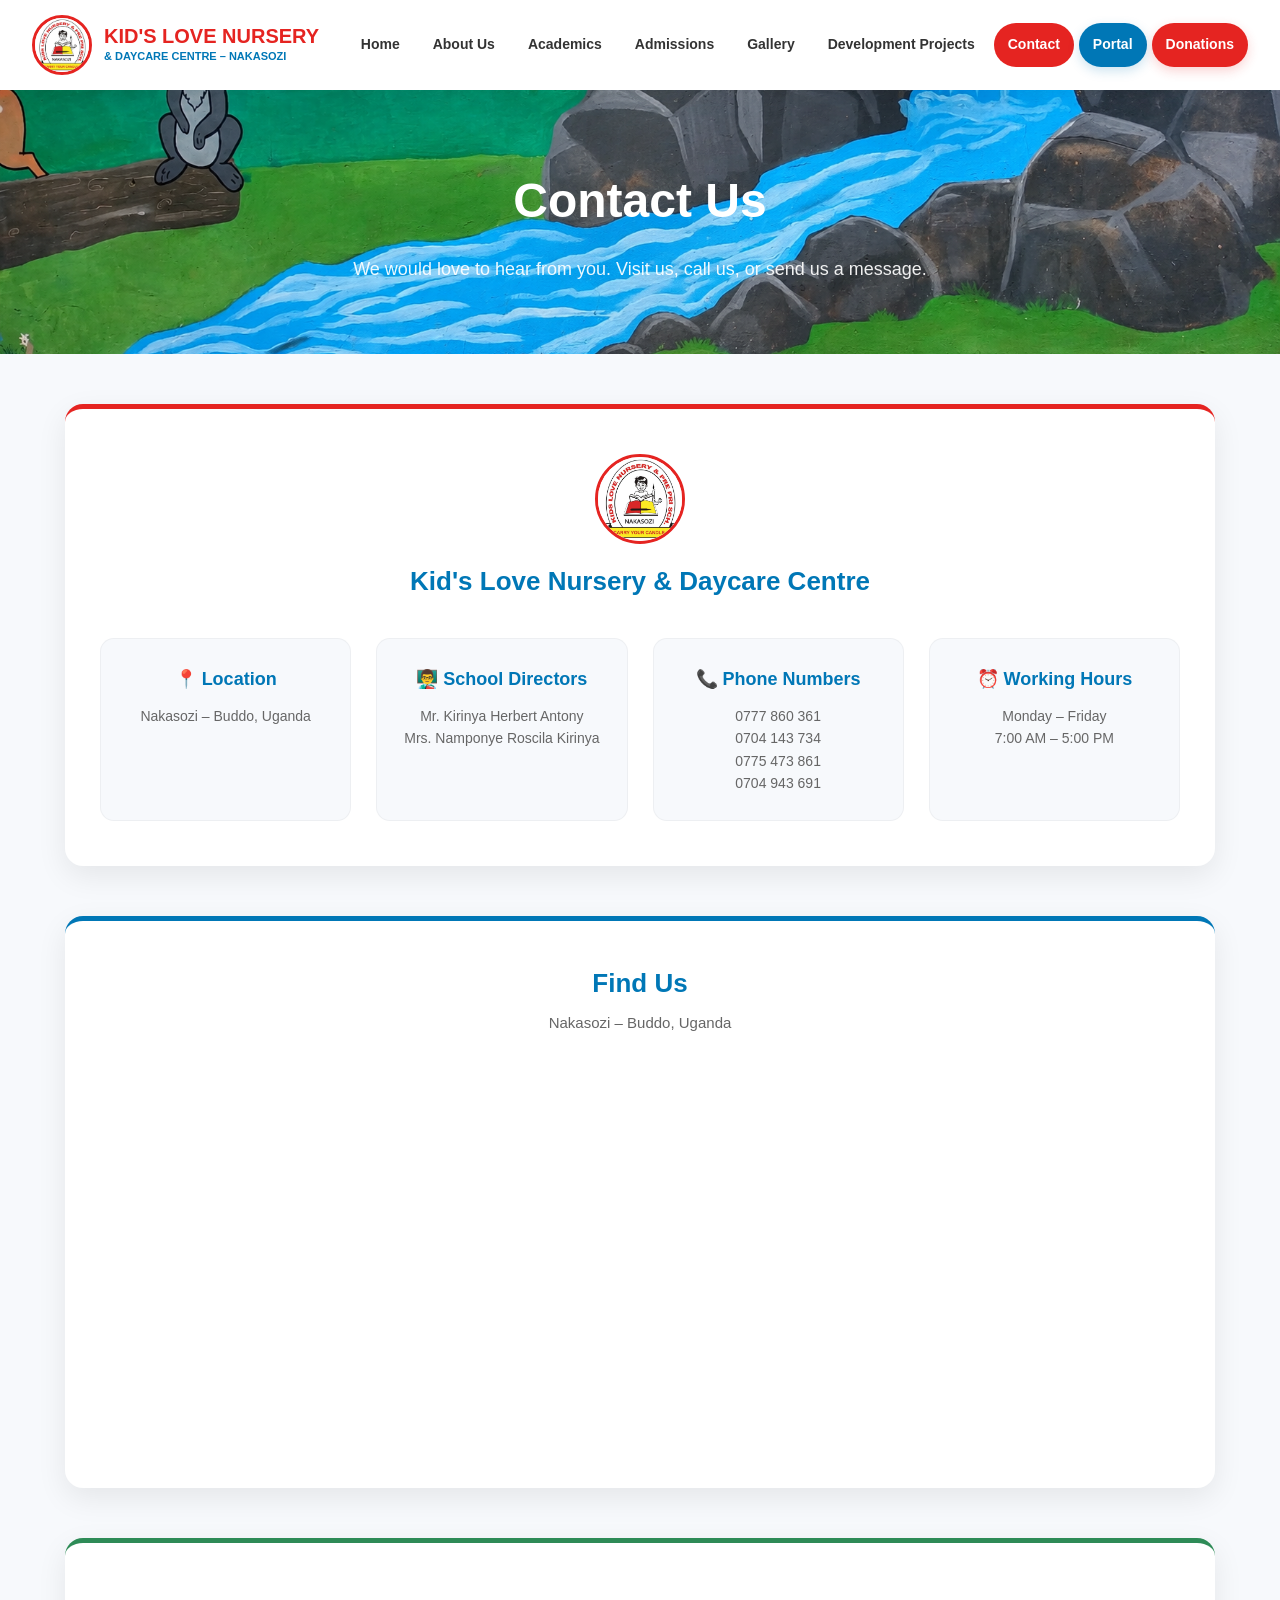
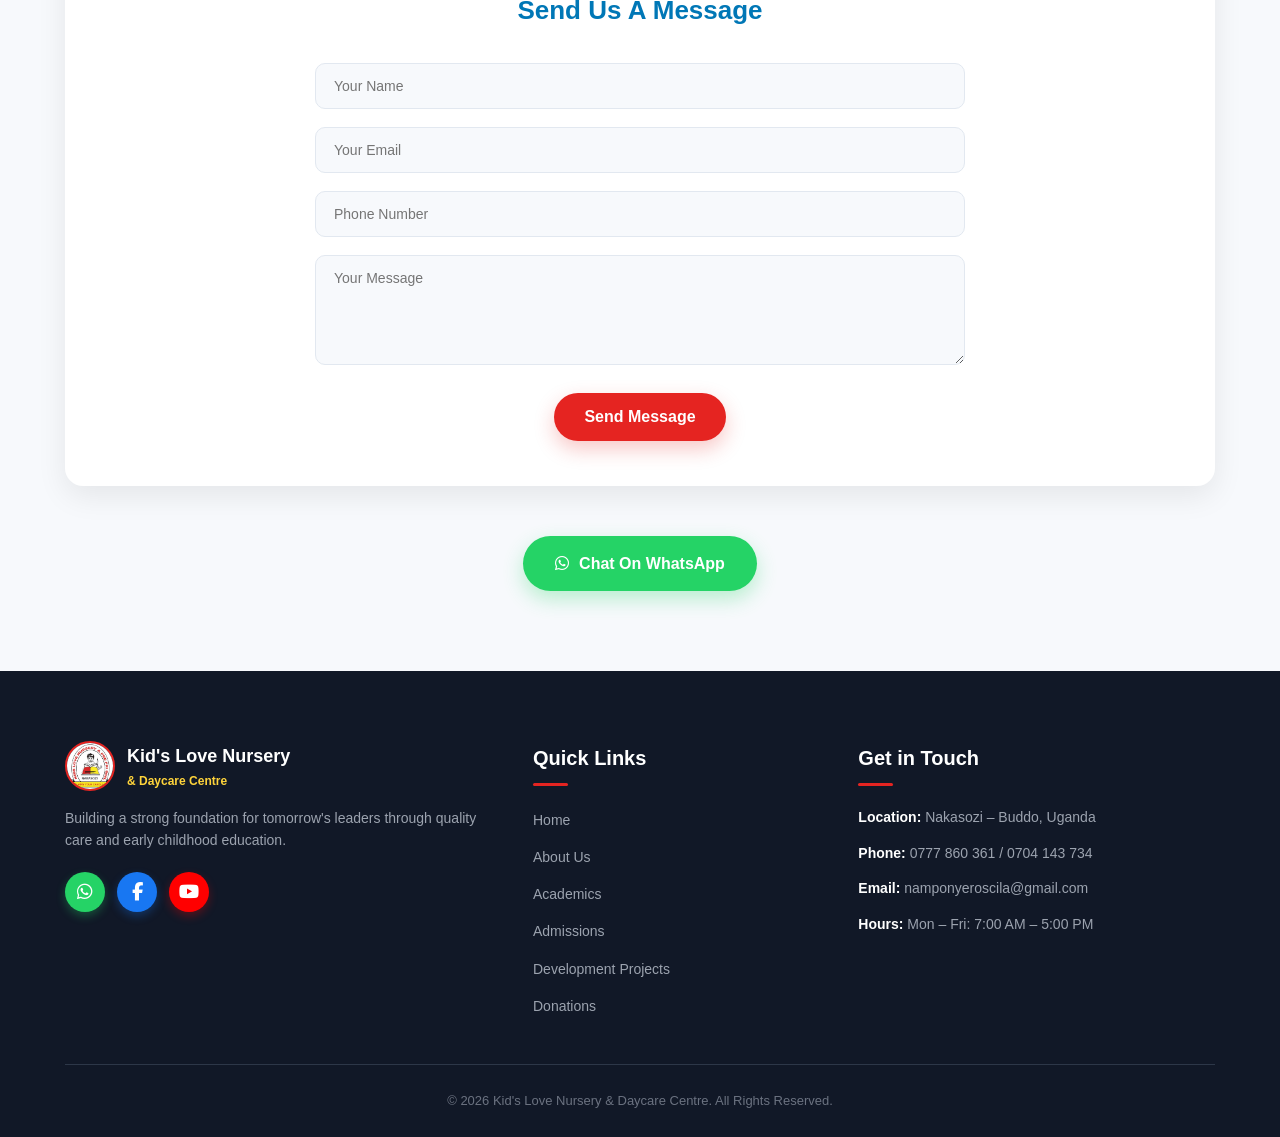
<file: contact.html>
<!DOCTYPE html>
<html lang="en">

<head>
    <meta charset="UTF-8">
    <meta name="viewport" content="width=device-width, initial-scale=1.0">
    <title>Contact Us | Kid's Love Nursery & Daycare Centre</title>

    <meta name="description"
        content="Contact Kid's Love Nursery & Daycare Centre Nakasozi Buddo for admissions, inquiries, school visits, and support.">

    <link rel="stylesheet" href="https://cdnjs.cloudflare.com/ajax/libs/font-awesome/6.5.1/css/all.min.css">
    
    <link rel="stylesheet" href="contact.css">

    <link rel="icon" href="IMG-20260707-WA0017.jpg" type="image/jpeg">
</head>

<body>

    <header>
        <nav class="navbar">
            <a href="index.html" class="brand-logo">
                <img src="IMG-20260707-WA0017.jpg" alt="Kid's Love Nursery Badge">
                <div class="logo-text">
                    <span class="logo-title">KID'S LOVE NURSERY</span>
                    <span class="logo-subtitle">& DAYCARE CENTRE – NAKASOZI</span>
                </div>
            </a>

            <button class="menu-btn" id="mobileToggle" aria-label="Open navigation menu">
                ☰
            </button>

            <ul class="nav-links" id="navMenu">
                <li><a href="index.html">Home</a></li>
                <li><a href="aboutus.html">About Us</a></li>
                <li><a href="academics.html">Academics</a></li>
                <li><a href="admissions.html">Admissions</a></li>
                <li><a href="gallery.html">Gallery</a></li>
                <li><a href="projects.html">Development Projects</a></li>
                <li><a href="contact.html" class="active">Contact</a></li>
                <li><a href="portal.html" class="portal-btn">Portal</a></li>
                <li><a href="donations.html" class="donate-btn">Donations</a></li>
            </ul>
        </nav>
    </header>

    <section class="hero">
        <h1>Contact Us</h1>
        <p>We would love to hear from you. Visit us, call us, or send us a message.</p>
    </section>

    <main class="container">

        <section class="contact-card">
            <img src="IMG-20260707-WA0017.jpg" alt="Kid's Love Nursery Badge" class="badge">
            <h2>Kid's Love Nursery & Daycare Centre</h2>

            <div class="info-grid">
                <div class="info-box">
                    <h3>📍 Location</h3>
                    <p>Nakasozi – Buddo, Uganda</p>
                </div>

                <div class="info-box">
                    <h3>👨‍🏫 School Directors</h3>
                    <p>
                        Mr. Kirinya Herbert Antony<br>
                        Mrs. Namponye Roscila Kirinya
                    </p>
                </div>

                <div class="info-box">
                    <h3>📞 Phone Numbers</h3>
                    <p>
                        <a href="tel:+256777860361">0777 860 361</a><br>
                        <a href="tel:+256704143734">0704 143 734</a><br>
                        <a href="tel:+256775473861">0775 473 861</a><br>
                        <a href="tel:+256704943691">0704 943 691</a>
                    </p>
                </div>

                <div class="info-box">
                    <h3>⏰ Working Hours</h3>
                    <p>Monday – Friday<br>7:00 AM – 5:00 PM</p>
                </div>
            </div>
        </section>

        <section class="map-box">
            <h2>Find Us</h2>
            <p>Nakasozi – Buddo, Uganda</p>
            <iframe 
                src="https://maps.google.com/maps?q=Nakasozi%20Buddo%20Uganda&t=&z=13&ie=UTF8&iwloc=&output=embed" 
                loading="lazy" 
                title="School Location Map">
            </iframe>
        </section>

        <section class="message-box">
            <h2>Send Us A Message</h2>
            <form>
                <input type="text" placeholder="Your Name" required>
                <input type="email" placeholder="Your Email" required>
                <input type="tel" placeholder="Phone Number">
                <textarea rows="5" placeholder="Your Message" required></textarea>
                <button type="submit">Send Message</button>
            </form>
        </section>

        <a href="https://wa.me/256775473861" target="_blank" rel="noopener noreferrer" class="whatsapp-btn">
            <i class="fab fa-whatsapp"></i> Chat On WhatsApp
        </a>

    </main>

    <footer>
        <div class="footer-grid">

            <div class="footer-col brand-col">
                <div class="footer-brand">
                    <img src="IMG-20260707-WA0017.jpg" alt="Kid's Love Nursery Badge" class="footer-logo">
                    <div>
                        <h3>Kid's Love Nursery</h3>
                        <span class="footer-sub">& Daycare Centre</span>
                    </div>
                </div>
                <p>Building a strong foundation for tomorrow's leaders through quality care and early childhood education.</p>
                
                <div class="footer-socials">
                    <a href="https://wa.me/256777860361" target="_blank" aria-label="WhatsApp">
                        <i class="fab fa-whatsapp"></i>
                    </a>
                    <a href="#" target="_blank" aria-label="Facebook">
                        <i class="fab fa-facebook-f"></i>
                    </a>
                    <a href="#" target="_blank" aria-label="YouTube">
                        <i class="fab fa-youtube"></i>
                    </a>
                </div>
            </div>

            <div class="footer-col">
                <h3>Quick Links</h3>
                <ul class="footer-links">
                    <li><a href="index.html">Home</a></li>
                    <li><a href="aboutus.html">About Us</a></li>
                    <li><a href="academics.html">Academics</a></li>
                    <li><a href="admissions.html">Admissions</a></li>
                    <li><a href="projects.html">Development Projects</a></li>
                    <li><a href="donations.html">Donations</a></li>
                </ul>
            </div>

            <div class="footer-col">
                <h3>Get in Touch</h3>
                <ul class="footer-contact">
                    <li><span> Location:</span> Nakasozi – Buddo, Uganda</li>
                    <li>
                        <span> Phone:</span>
                        <a href="tel:+256777860361">0777 860 361</a> / 
                        <a href="tel:+256704143734">0704 143 734</a>
                    </li>
                    <li>
                        <span>Email:</span>
                        <a href="mailto:namponyeroscila@gmail.com">namponyeroscila@gmail.com</a>
                    </li>
                    <li><span> Hours:</span> Mon – Fri: 7:00 AM – 5:00 PM</li>
                </ul>
            </div>

        </div>

        <hr class="footer-divider">

        <div class="footer-bottom">
            <p>&copy; 2026 Kid's Love Nursery & Daycare Centre. All Rights Reserved.</p>
        </div>
    </footer>

    <script>
        document.addEventListener("DOMContentLoaded", function () {
            const menuBtn = document.getElementById("mobileToggle");
            const navMenu = document.getElementById("navMenu");

            if (menuBtn && navMenu) {
                menuBtn.addEventListener("click", function (e) {
                    e.stopPropagation();
                    navMenu.classList.toggle("show");
                    const isOpen = navMenu.classList.contains("show");
                    menuBtn.setAttribute("aria-expanded", isOpen);
                    menuBtn.innerHTML = isOpen ? "&times;" : "☰";
                });

                document.addEventListener("click", function (e) {
                    if (!navMenu.contains(e.target) && !menuBtn.contains(e.target)) {
                        navMenu.classList.remove("show");
                        menuBtn.innerHTML = "☰";
                        menuBtn.setAttribute("aria-expanded", "false");
                    }
                });
            }
        });
    </script>

</body>

</html>
</file>
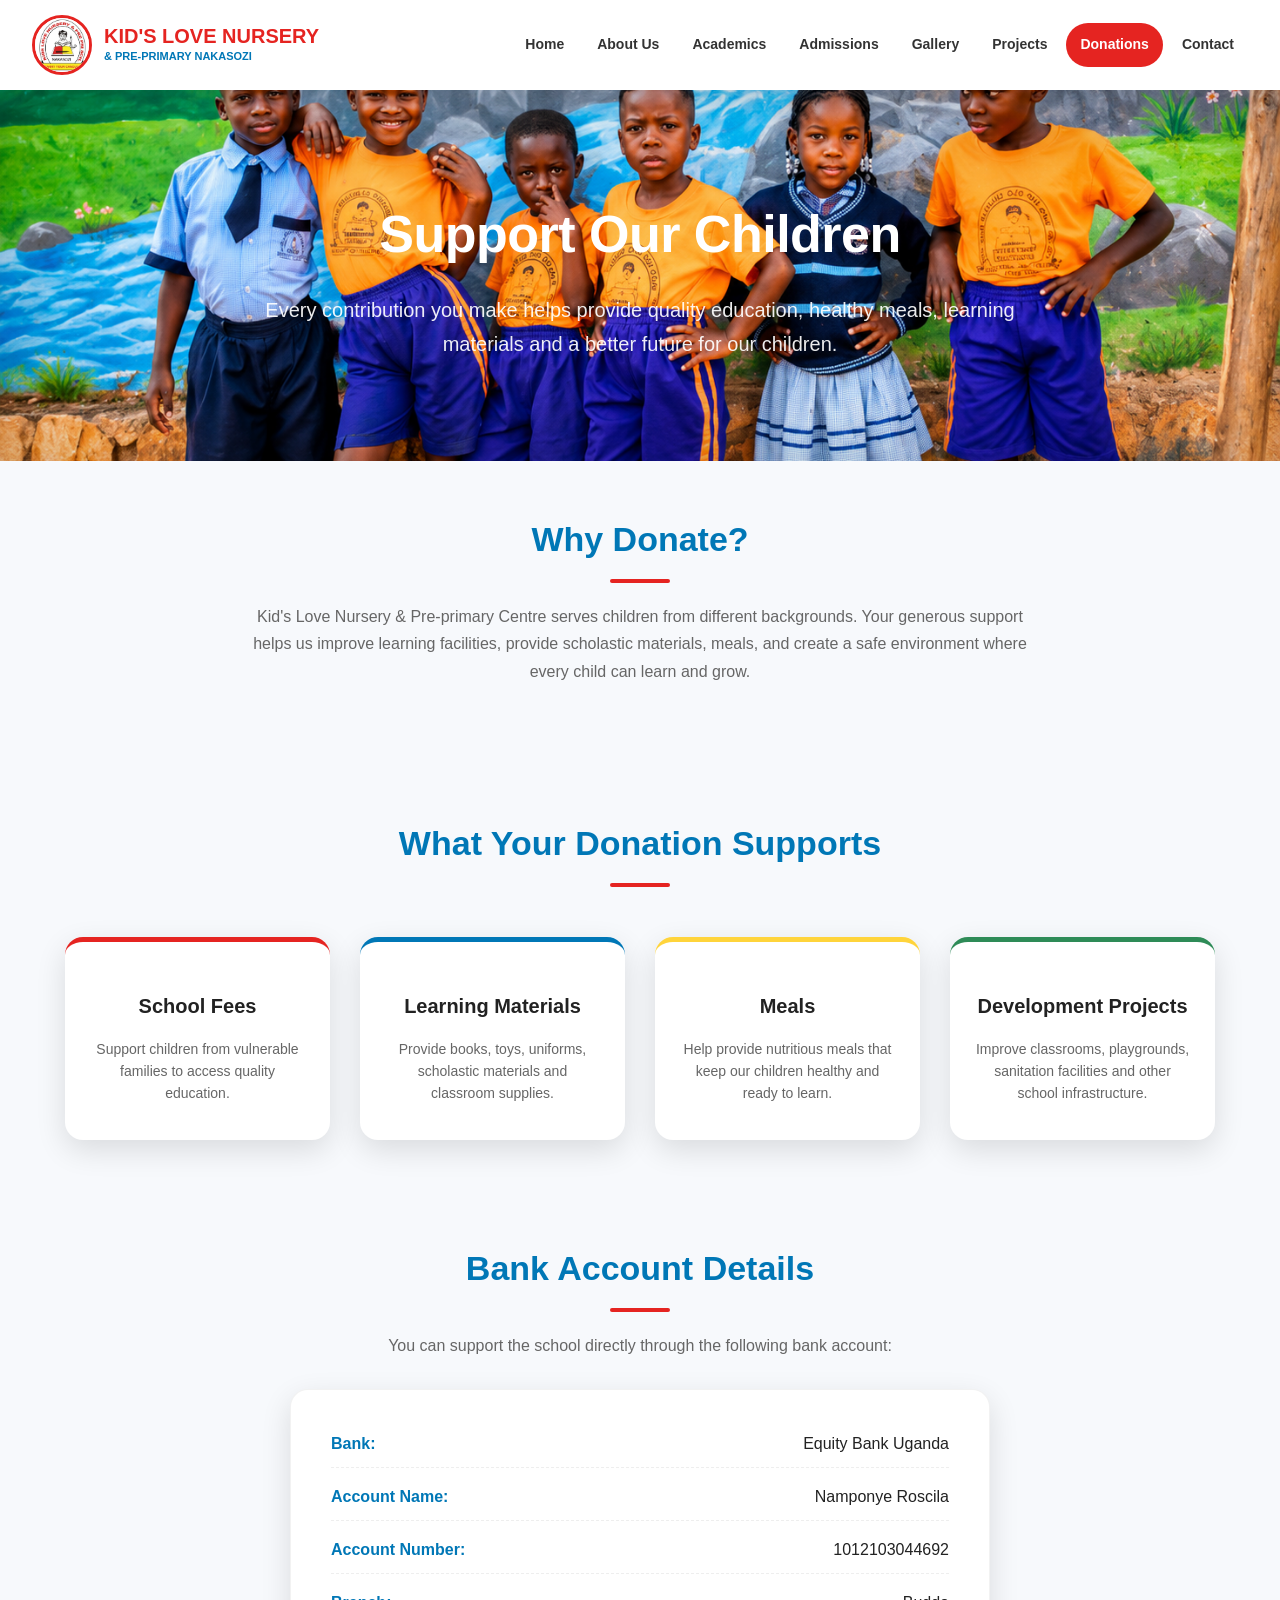
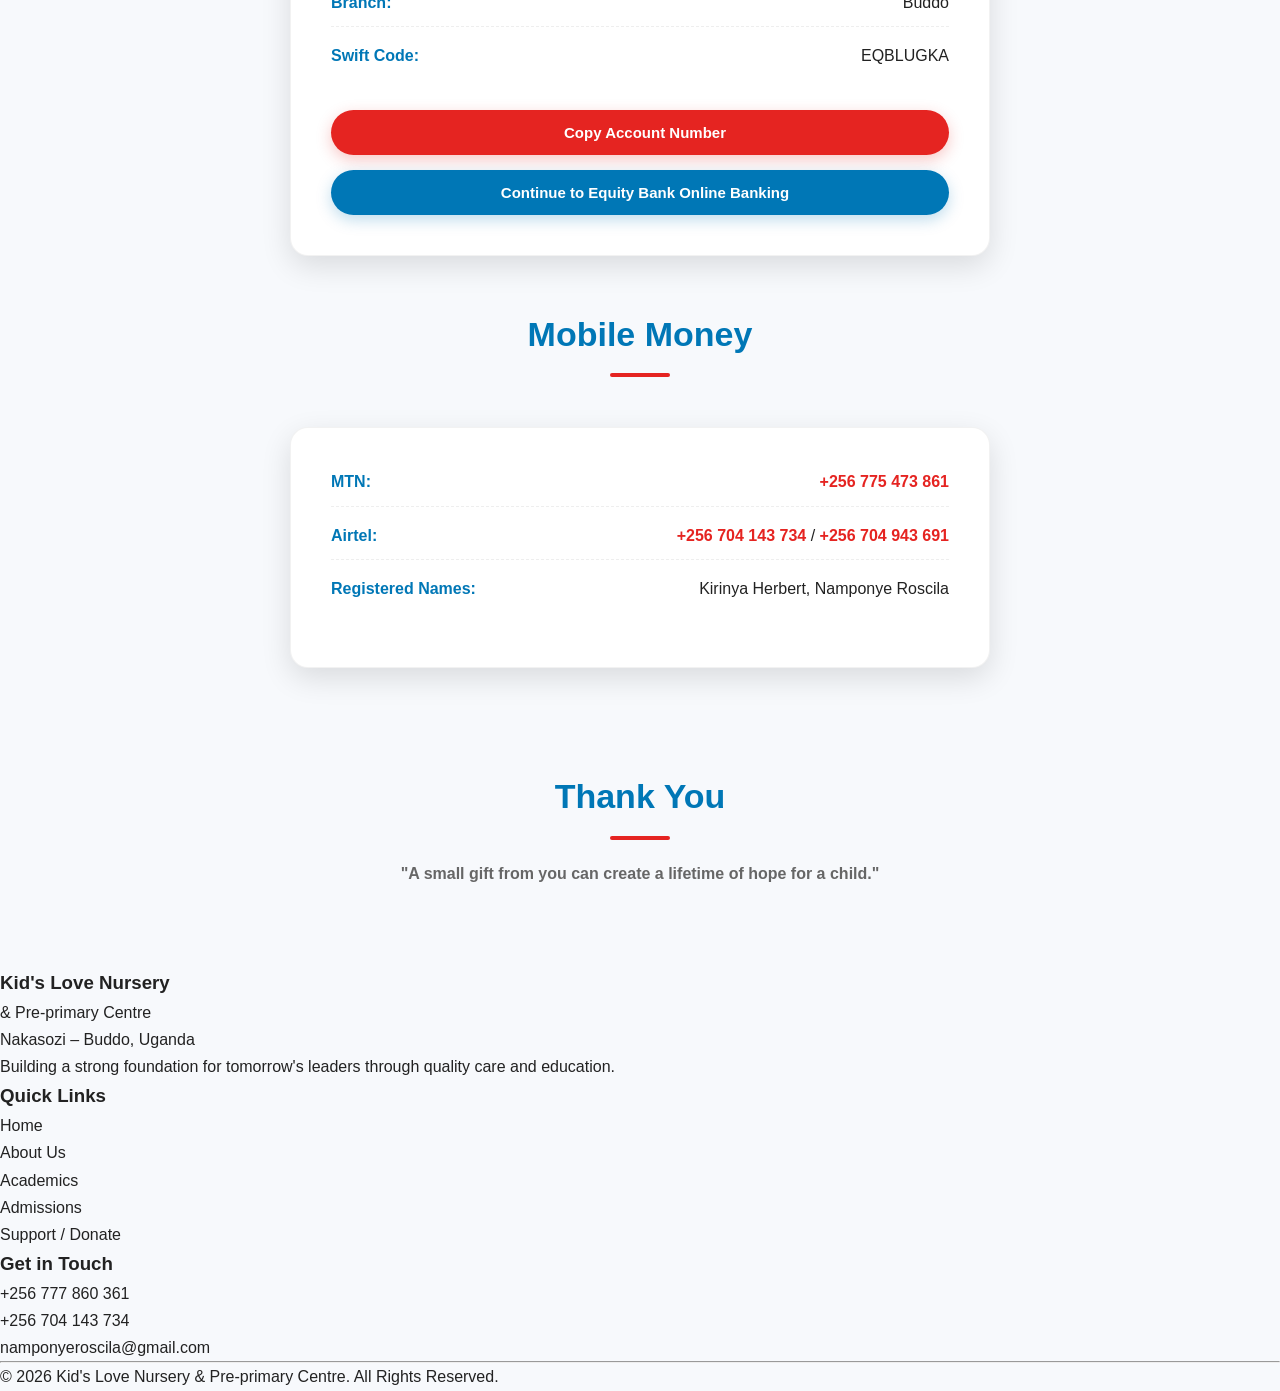
<file: donations.html>
<!DOCTYPE html>
<html lang="en">

<head>
    <meta charset="UTF-8">
    <meta name="viewport" content="width=device-width, initial-scale=1.0">

    <title>Donations | Kid's Love Nursery & Pre-primary Centre</title>

    <meta name="description"
        content="Support Kid's Love Nursery & Pre-primary Centre Nakasozi Buddo by donating towards children's education, meals, learning materials and school development.">
    <meta name="keywords"
        content="Kid's Love Nursery donations, Nakasozi Buddo, nursery school Uganda, donate to children, school development">
    <meta name="author" content="Kid's Love Nursery & Pre-Primary School">

    <link rel="icon" href="IMG-20260707-WA0017.jpg" type="image/jpeg">

   <link rel="stylesheet" href="donation.css">
</head>

<body>

    <header>
        <nav class="navbar">

            <a href="index.html" class="brand-logo">
                <img src="IMG-20260707-WA0017.jpg" alt="Kid's Love Nursery School Logo">
                <div class="logo-text-box">
                    <span class="logo-title">KID'S LOVE NURSERY</span>
                    <span class="logo-subtitle">&amp; PRE-PRIMARY NAKASOZI</span>
                </div>
            </a>

            <button type="button" class="menu-btn" id="mobileToggle" aria-label="Open navigation menu"
                aria-expanded="false">
                ☰
            </button>

            <ul class="nav-links" id="navMenu">
                <li><a href="index.html">Home</a></li>
                <li><a href="aboutus.html">About Us</a></li>
                <li><a href="academics.html">Academics</a></li>
                <li><a href="admissions.html">Admissions</a></li>
                <li><a href="gallery.html">Gallery</a></li>
                <li><a href="projects.html">Projects</a></li>
                <li><a href="donations.html" class="active">Donations</a></li>
                <li><a href="contact.html">Contact</a></li>
            </ul>

        </nav>
    </header>

    <section class="header-banner">
        <h1>Support Our Children</h1>
        <p>
            Every contribution you make helps provide quality education, 
            healthy meals, learning materials and a better future for our children.
        </p>
    </section>

    <main class="container">

        <section class="section">
            <h2>Why Donate?</h2>
            <p>
                Kid's Love Nursery &amp; Pre-primary Centre serves children from different backgrounds. 
                Your generous support helps us improve learning facilities, provide scholastic materials, 
                meals, and create a safe environment where every child can learn and grow.
            </p>
        </section>

        <section class="section">
            <h2>What Your Donation Supports</h2>

            <div class="cards">
                <article class="card">
                    <h3>
                        <i class="fas fa-graduation-cap"></i>
                        School Fees
                    </h3>
                    <p>Support children from vulnerable families to access quality education.</p>
                </article>

                <article class="card">
                    <h3>
                        <i class="fas fa-book-open"></i>
                        Learning Materials
                    </h3>
                    <p>Provide books, toys, uniforms, scholastic materials and classroom supplies.</p>
                </article>

                <article class="card">
                    <h3>
                        <i class="fas fa-utensils"></i>
                        Meals
                    </h3>
                    <p>Help provide nutritious meals that keep our children healthy and ready to learn.</p>
                </article>

                <article class="card">
                    <h3>
                        <i class="fas fa-school"></i>
                        Development Projects
                    </h3>
                    <p>Improve classrooms, playgrounds, sanitation facilities and other school infrastructure.</p>
                </article>
            </div>
        </section>

        <section class="section" id="bank-details">
            <h2>Bank Account Details</h2>
            <p>You can support the school directly through the following bank account:</p>

            <div class="bank-box">
                <p><strong>Bank:</strong> Equity Bank Uganda</p>
                <p><strong>Account Name:</strong> Namponye Roscila</p>
                <p><strong>Account Number:</strong> <span id="accountNumber">1012103044692</span></p>
                <p><strong>Branch:</strong> Buddo</p>
                <p><strong>Swift Code:</strong> EQBLUGKA</p>

                <button type="button" id="copyAccountBtn">
                    <i class="fas fa-copy"></i> Copy Account Number
                </button>

                <a href="https://equitygroupholdings.com/ug/digital-banking" target="_blank" rel="noopener noreferrer">
                    <button type="button">
                        <i class="fas fa-building-columns"></i> Continue to Equity Bank Online Banking
                    </button>
                </a>
            </div>

            <h2 style="margin-top: 50px;">Mobile Money</h2>

            <div class="mobile-box">
                <p>
                    <strong>MTN:</strong>
                    <a href="tel:+256775473861">+256 775 473 861</a>
                </p>
                <p>
                    <strong>Airtel:</strong>
                    <span>
                        <a href="tel:+256704143734">+256 704 143 734</a> / 
                        <a href="tel:+256704943691">+256 704 943 691</a>
                    </span>
                </p>
                <p>
                    <strong>Registered Names:</strong>
                    Kirinya Herbert, Namponye Roscila
                </p>
            </div>
        </section>

        <section class="section">
            <h2>Thank You</h2>
            <p>
                <b>"A small gift from you can create a lifetime of hope for a child."</b>
            </p>
        </section>

    </main>

<footer>
    <div class="footer-grid">

        <div class="footer-col">
            <h3>Kid's Love Nursery</h3>
            <p class="footer-sub">&amp; Pre-primary Centre</p>
            <p><i class="fas fa-location-dot"></i> Nakasozi – Buddo, Uganda</p>
            <p>Building a strong foundation for tomorrow's leaders through quality care and education.</p>
            
            <div class="footer-socials">
                <a href="https://wa.me/256775473861" target="_blank" rel="noopener noreferrer" aria-label="WhatsApp">
                    <i class="fab fa-whatsapp"></i>
                </a>
                <a href="#" target="_blank" rel="noopener noreferrer" aria-label="Facebook">
                    <i class="fab fa-facebook-f"></i>
                </a>
                <a href="#" target="_blank" rel="noopener noreferrer" aria-label="YouTube">
                    <i class="fab fa-youtube"></i>
                </a>
            </div>
        </div>

        <div class="footer-col">
            <h3>Quick Links</h3>
            <ul class="footer-links">
                <li><a href="index.html"><i class="fas fa-angle-right"></i> Home</a></li>
                <li><a href="aboutus.html"><i class="fas fa-angle-right"></i> About Us</a></li>
                <li><a href="academics.html"><i class="fas fa-angle-right"></i> Academics</a></li>
                <li><a href="admissions.html"><i class="fas fa-angle-right"></i> Admissions</a></li>
                <li><a href="donations.html"><i class="fas fa-angle-right"></i> Support / Donate</a></li>
            </ul>
        </div>

        <div class="footer-col">
            <h3>Get in Touch</h3>
            <p>
                <i class="fas fa-phone"></i> 
                <a href="tel:+256777860361">+256 777 860 361</a>
            </p>
            <p>
                <i class="fas fa-phone"></i> 
                <a href="tel:+256704143734">+256 704 143 734</a>
            </p>
            <p>
                <i class="fas fa-envelope"></i> 
                <a href="mailto:namponyeroscila@gmail.com">namponyeroscila@gmail.com</a>
            </p>
        </div>

    </div>

    <hr class="footer-divider">

    <div class="footer-bottom">
        <p>&copy; 2026 Kid's Love Nursery &amp; Pre-primary Centre. All Rights Reserved.</p>
    </div>
</footer>

    <script>
        document.addEventListener("DOMContentLoaded", function () {

            /* MOBILE MENU TOGGLE */
            const menuBtn = document.getElementById("mobileToggle");
            const navMenu = document.getElementById("navMenu");

            if (menuBtn && navMenu) {
                const closeMenu = () => {
                    navMenu.classList.remove("show");
                    menuBtn.innerHTML = "☰";
                    menuBtn.setAttribute("aria-expanded", "false");
                };

                menuBtn.addEventListener("click", function (e) {
                    e.stopPropagation();
                    navMenu.classList.toggle("show");
                    const isOpen = navMenu.classList.contains("show");
                    menuBtn.setAttribute("aria-expanded", isOpen);
                    menuBtn.innerHTML = isOpen ? "&times;" : "☰";
                });

                // Close menu when clicking links
                navMenu.querySelectorAll("a").forEach(link => {
                    link.addEventListener("click", closeMenu);
                });

                // Close when clicking outside
                document.addEventListener("click", function (e) {
                    if (!navMenu.contains(e.target) && !menuBtn.contains(e.target)) {
                        closeMenu();
                    }
                });

                // Close on Escape key
                document.addEventListener("keydown", function (e) {
                    if (e.key === "Escape") closeMenu();
                });
            }

            /* COPY ACCOUNT NUMBER */
            const copyBtn = document.getElementById("copyAccountBtn");
            const accNumEl = document.getElementById("accountNumber");

            if (copyBtn && accNumEl) {
                copyBtn.addEventListener("click", async function () {
                    const number = accNumEl.textContent.trim();
                    const originalHTML = copyBtn.innerHTML;

                    try {
                        await navigator.clipboard.writeText(number);
                        copyBtn.innerHTML = '<i class="fas fa-check"></i> Copied!';
                        copyBtn.style.background = "var(--green)";

                        setTimeout(() => {
                            copyBtn.innerHTML = originalHTML;
                            copyBtn.style.background = "";
                        }, 2200);
                    } catch (err) {
                        alert("Account number copied: " + number);
                    }
                });
            }

        });
    </script>
</body>

</html>
</file>
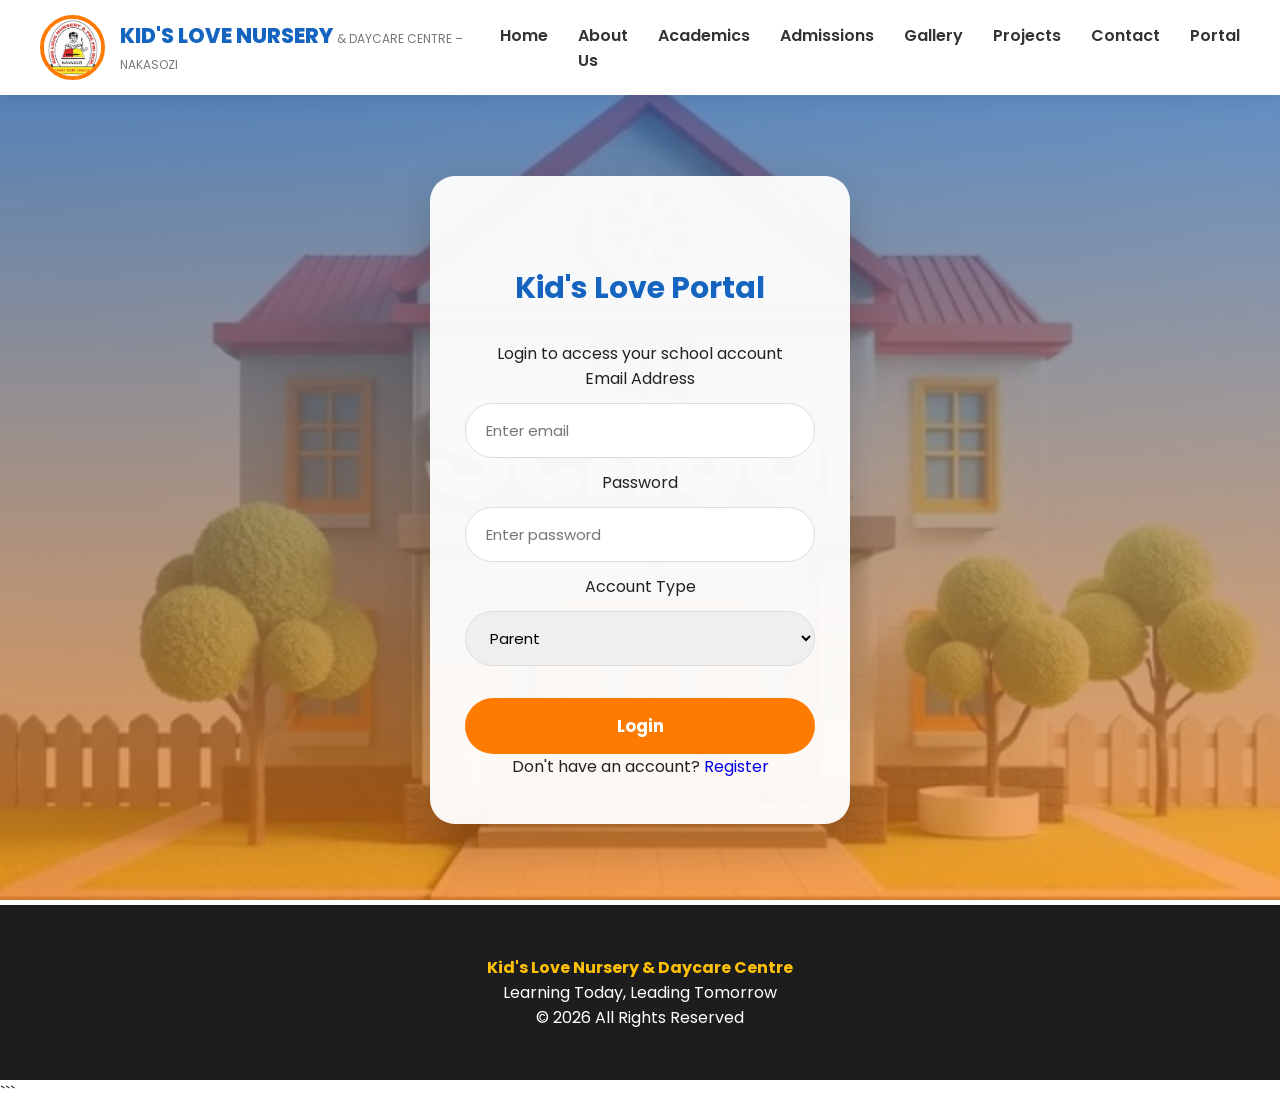
<file: parent-dashboard.html>
<!DOCTYPE html>
<html lang="en">

<head>

<meta charset="UTF-8">

<meta name="viewport" content="width=device-width, initial-scale=1.0">

<title>
Parent Dashboard | Kid's Love Nursery
</title>


<link rel="stylesheet" href="dashboard.css">


</head>


<body>


<header>

<div class="logo">

<h2>
Kid's Love Nursery Portal
</h2>

</div>


<button onclick="logout()">
Logout
</button>


</header>





<section class="welcome">


<h1>
Welcome, <span id="parentName"></span>
</h1>

<p>
Parent Dashboard
</p>


</section>







<section class="dashboard">



<!-- Parent Profile -->

<div class="card">


<h2>
 Parent Profile
</h2>


<p>
Name:
<span id="name"></span>
</p>


<p>
Email:
<span id="email"></span>
</p>


<p>
Phone:
<span id="phone"></span>
</p>


</div>







<!-- Child Profile -->

<div class="card">


<h2>
 Child Profile
</h2>


<p>
Child Name:
<span id="childName"></span>
</p>


<p>
Class:
<span id="childClass">
Baby Class
</span>
</p>


<p>
Teacher:
<span id="teacher">
Not Assigned
</span>
</p>


<p>
Admission No:
<span id="admission">
KL001
</span>
</p>


</div>







<!-- Attendance -->


<div class="card">


<h2>
  Attendance
</h2>


<div id="attendance">

Loading attendance...

</div>


</div>







<!-- Fees -->


<div class="card">


<h2>
💰 School Fees
</h2>


<p>
Total Fees:
UGX 800,000
</p>


<p>
Paid:
UGX 500,000
</p>


<p>
Balance:
UGX 300,000
</p>


<button>
Pay Fees
</button>


</div>






<!-- Reports -->


<div class="card">


<h2>
📄 Report Card
</h2>


<p>
View your child's academic performance.
</p>


<button onclick="downloadReport()">

Download PDF

</button>


</div>




</section>





<script src="parent.js"></script>


</body>

</html>
</file>
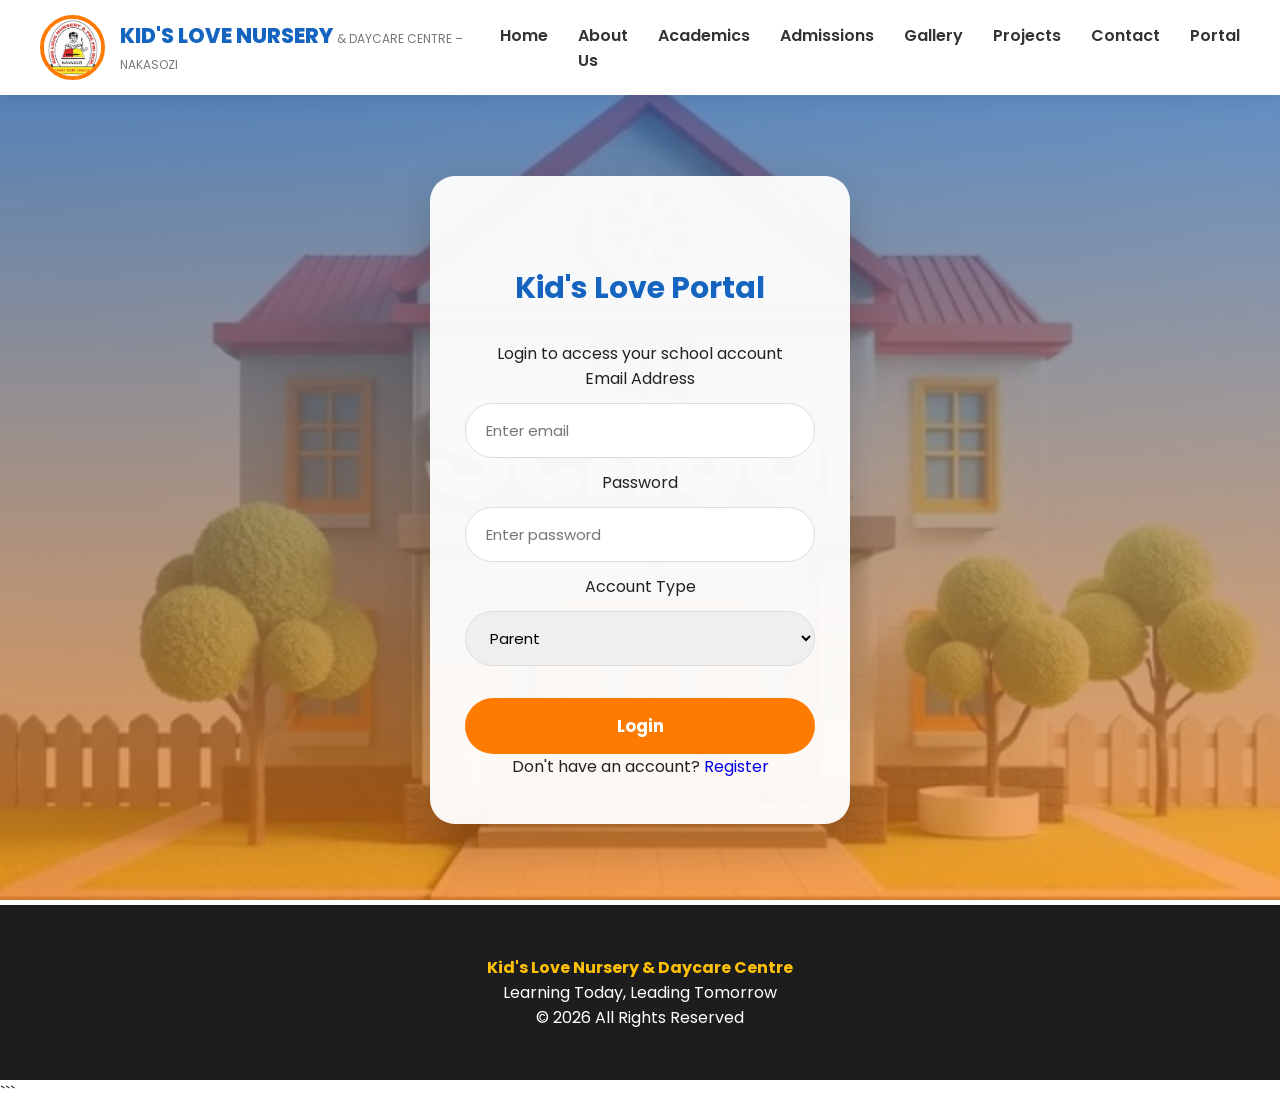
<file: portal.html>
<!DOCTYPE html>
<html lang="en">

<head>

<meta charset="UTF-8">

<meta name="viewport" content="width=device-width, initial-scale=1.0">


<title>
Kid's Love Nursery | Portal Login
</title>


<link rel="icon" href="IMG-20260707-WA0017.jpg">


<link rel="stylesheet" href="portal.css">



</head>



<body>



<!-- ================= HEADER ================= -->


<header>


<nav class="navbar">



<a href="index.html" class="brand-logo">


<img src="IMG-20260707-WA0017.jpg"
alt="Kid's Love Nursery Logo">



<div class="logo-text">


<span class="logo-title">
KID'S LOVE NURSERY
</span>


<span class="logo-subtitle">
& DAYCARE CENTRE – NAKASOZI
</span>


</div>


</a>






<button class="mobile-toggle"
id="mobileToggle">


☰


</button>






<ul class="nav-links" id="navMenu">


<li>
<a href="index.html">
Home
</a>
</li>



<li>
<a href="aboutus.html">
About Us
</a>
</li>



<li>
<a href="academics.html">
Academics
</a>
</li>



<li>
<a href="admissions.html">
Admissions
</a>
</li>



<li>
<a href="gallery.html">
Gallery
</a>
</li>



<li>
<a href="projects.html">
Projects
</a>
</li>



<li>
<a href="contact.html">
Contact
</a>
</li>



<li>
<a href="portal.html" class="active">
Portal
</a>
</li>



</ul>



</nav>


</header>








<!-- ================= PORTAL LOGIN ================= -->


<section class="login-container">



<div class="login-box">



<h1>
<i class="fa fa-school"></i>
<br>
Kid's Love Portal
</h1>




<p>
Login to access your school account
</p>





<form onsubmit="login(); return false;">






<div class="input-group">


<label>
Email Address
</label>


<input 
type="email"
id="email"
placeholder="Enter email"
required>


</div>








<div class="input-group">


<label>
Password
</label>


<input 
type="password"
id="password"
placeholder="Enter password"
required>


</div>








<div class="input-group">


<label>
Account Type
</label>


<select id="role">


<option value="parent">
Parent
</option>



<option value="teacher">
Teacher
</option>



</select>


</div>







<button type="submit">

Login

</button>







<p>


Don't have an account?


<a href="register.html">
Register
</a>


</p>





</form>



</div>



</section>








<!-- ================= FOOTER ================= -->


<footer>


<strong>
Kid's Love Nursery & Daycare Centre
</strong>


<p>
Learning Today, Leading Tomorrow
</p>


<p>
© 2026 All Rights Reserved
</p>



</footer>








<script src="auth.js"></script>



<script src="portal.js"></script>



</body>


</html>
```
</file>
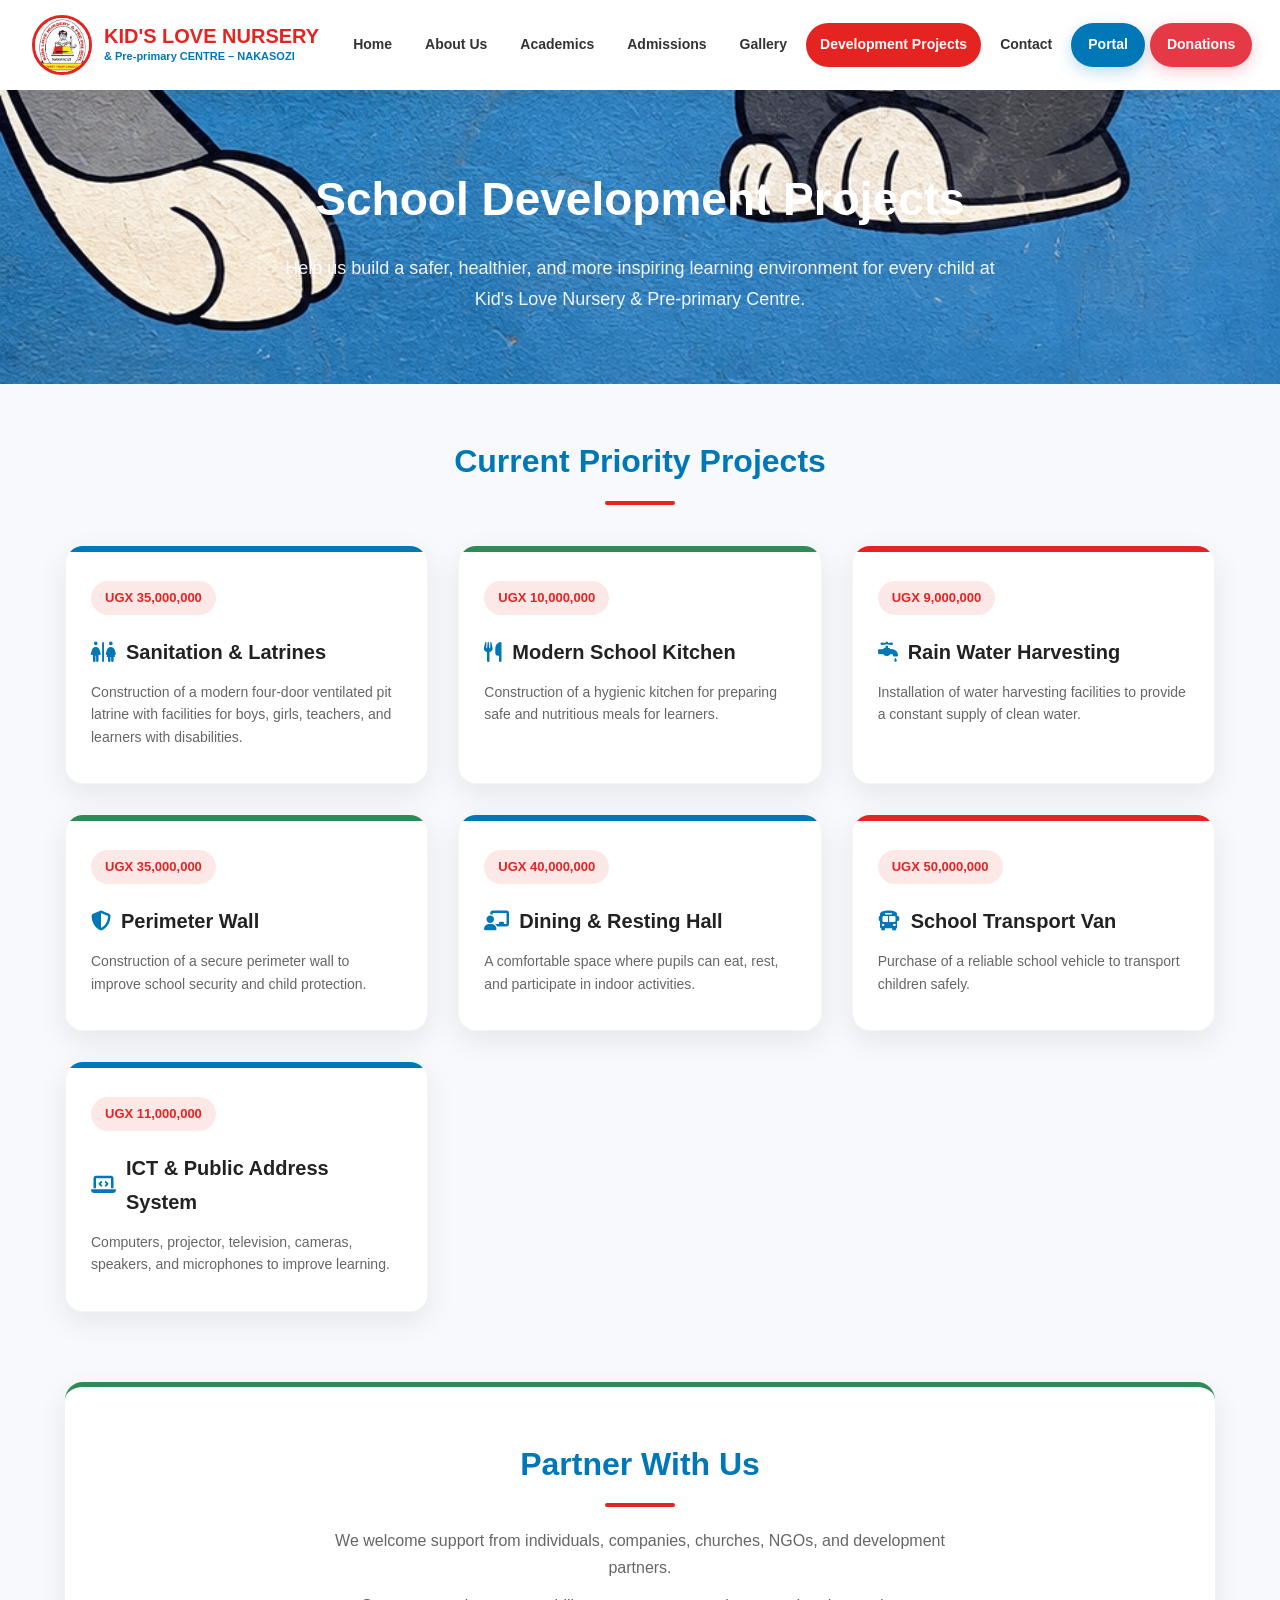
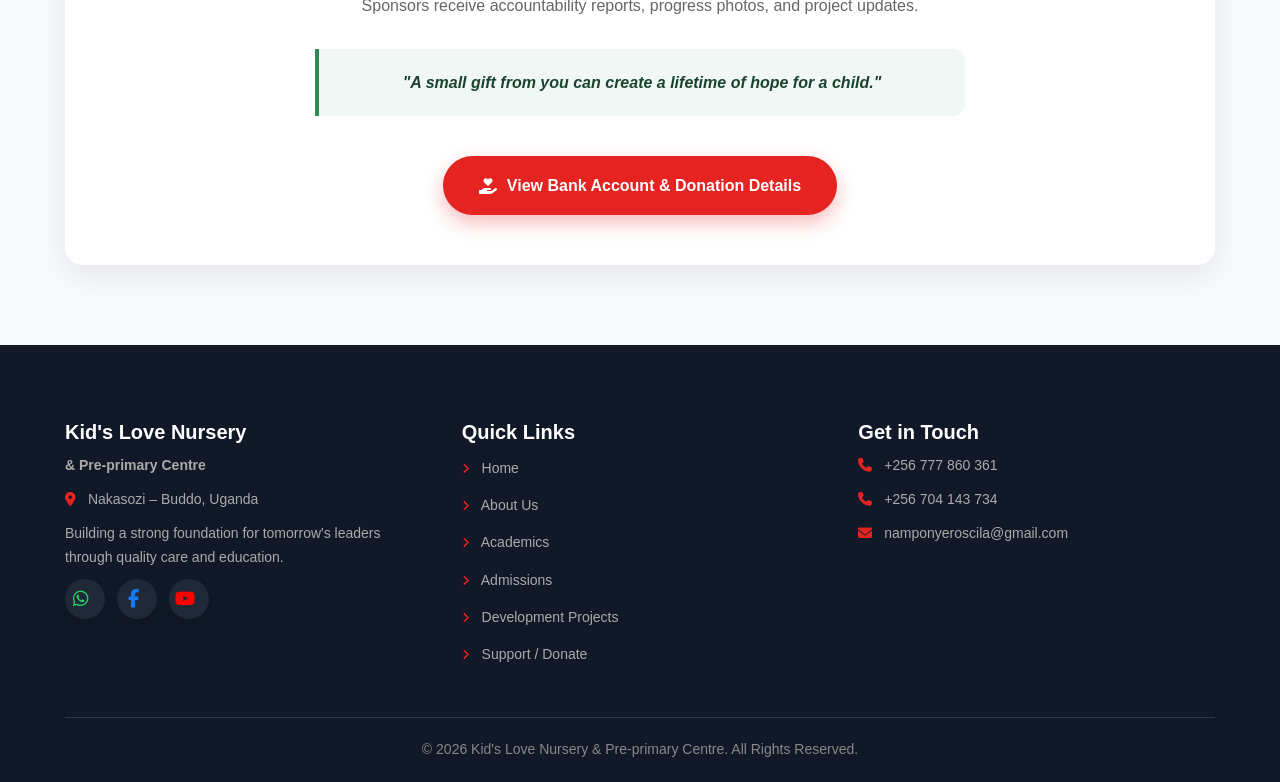
<file: projects.html>
<!DOCTYPE html>
<html lang="en">

<head>
    <meta charset="UTF-8">
    <meta name="viewport" content="width=device-width, initial-scale=1.0">

    <title>Development Projects | Kid's Love Nursery & Pre-primary Centre</title>

    <meta name="description"
        content="Discover development projects at Kid's Love Nursery & Pre-primary Centre Nakasozi Buddo and support improvements in education facilities and child welfare.">
    <meta name="keywords"
        content="Kid's Love Nursery, projects, Uganda Pre-primary, Nakasozi Buddo, school development, child welfare">
    <meta name="author" content="Kid's Love Nursery & Pre-Primary School">

    <link rel="icon" href="IMG-20260707-WA0017.jpg" type="image/jpeg">

    <link rel="stylesheet" href="https://cdnjs.cloudflare.com/ajax/libs/font-awesome/6.5.1/css/all.min.css">

    <link rel="stylesheet" href="projects.css">
</head>

<body>

    <header>
        <nav class="navbar">

            <a href="index.html" class="brand-logo">
                <img src="IMG-20260707-WA0017.jpg" alt="Kid's Love Nursery Badge">
                <div class="logo-text-box">
                    <span class="logo-title">KID'S LOVE NURSERY</span>
                    <span class="logo-subtitle">& Pre-primary CENTRE – NAKASOZI</span>
                </div>
            </a>

            <button class="menu-btn" id="mobileToggle" aria-label="Toggle navigation" aria-expanded="false">
                ☰
            </button>

            <ul class="nav-links"
                id="navMenu">

                <li>
                    <a href="index.html">
                        Home
                    </a>
                </li>

                <li>
                    <a href="aboutus.html">
                        About Us
                    </a>
                </li>

                <li>
                    <a href="academics.html">
                        Academics
                    </a>
                </li>

                <li>
                    <a href="admissions.html">
                        Admissions
                    </a>
                </li>

                <li>
                    <a href="gallery.html">
                        Gallery
                    </a>
                </li>

                <li>
                    <a href="projects.html"class="active">
                        Development Projects
                    </a>
                </li>

                <li>
                    <a href="contact.html">
                        Contact
                    </a>
                </li>

                <li>
                    <a href="portal.html"
                       class="portal-btn">
                        Portal
                    </a>
                </li>

                <li>
                    <a href="donations.html"
                       class="donate-btn">
                        Donations
                    </a>
                </li>

            </ul>

        </nav>

    </header>

    <section class="header-banner">
        <h1>School Development Projects</h1>
        <p>
            Help us build a safer, healthier, and more inspiring
            learning environment for every child at Kid's Love Nursery & Pre-primary Centre.
        </p>
    </section>

    <main class="container">

        <h2>Current Priority Projects</h2>

        <div class="project-grid">

            <article class="project-card">
                <span class="cost-tag">UGX 35,000,000</span>
                <h3><i class="fas fa-restroom"></i> Sanitation & Latrines</h3>
                <p>
                    Construction of a modern four-door ventilated pit latrine
                    with facilities for boys, girls, teachers, and learners with disabilities.
                </p>
            </article>

            <article class="project-card">
                <span class="cost-tag">UGX 10,000,000</span>
                <h3><i class="fas fa-utensils"></i> Modern School Kitchen</h3>
                <p>
                    Construction of a hygienic kitchen for preparing
                    safe and nutritious meals for learners.
                </p>
            </article>

            <article class="project-card">
                <span class="cost-tag">UGX 9,000,000</span>
                <h3><i class="fas fa-faucet-drip"></i> Rain Water Harvesting</h3>
                <p>
                    Installation of water harvesting facilities to provide
                    a constant supply of clean water.
                </p>
            </article>

            <article class="project-card">
                <span class="cost-tag">UGX 35,000,000</span>
                <h3><i class="fas fa-shield-halved"></i> Perimeter Wall</h3>
                <p>
                    Construction of a secure perimeter wall to improve
                    school security and child protection.
                </p>
            </article>

            <article class="project-card">
                <span class="cost-tag">UGX 40,000,000</span>
                <h3><i class="fas fa-chalkboard-user"></i> Dining & Resting Hall</h3>
                <p>
                    A comfortable space where pupils can eat, rest,
                    and participate in indoor activities.
                </p>
            </article>

            <article class="project-card">
                <span class="cost-tag">UGX 50,000,000</span>
                <h3><i class="fas fa-bus"></i> School Transport Van</h3>
                <p>
                    Purchase of a reliable school vehicle to transport
                    children safely.
                </p>
            </article>

            <article class="project-card">
                <span class="cost-tag">UGX 11,000,000</span>
                <h3><i class="fas fa-laptop-code"></i> ICT & Public Address System</h3>
                <p>
                    Computers, projector, television, cameras,
                    speakers, and microphones to improve learning.
                </p>
            </article>

        </div>

        <section class="bank-info">
            <h2>Partner With Us</h2>
            <p>
                We welcome support from individuals, companies,
                churches, NGOs, and development partners.
            </p>
            <p>
                Sponsors receive accountability reports,
                progress photos, and project updates.
            </p>
            <blockquote class="quote-box">
                "A small gift from you can create a lifetime of hope for a child."
            </blockquote>

            <a href="donations.html" class="btn-donate">
                <i class="fas fa-hand-holding-heart"></i> View Bank Account & Donation Details
            </a>
        </section>

    </main>

    <footer>
        <div class="footer-grid">

            <div class="footer-col">
                <h3>Kid's Love Nursery</h3>
                <p class="footer-sub">& Pre-primary Centre</p>
                <p><i class="fas fa-location-dot"></i> Nakasozi – Buddo, Uganda</p>
                <p>Building a strong foundation for tomorrow's leaders through quality care and education.</p>

                <div class="footer-socials">
                    <a href="https://wa.me/256775473861" target="_blank" rel="noopener noreferrer" aria-label="WhatsApp">
                        <i class="fab fa-whatsapp"></i>
                    </a>
                    <a href="#" target="_blank" rel="noopener noreferrer" aria-label="Facebook">
                        <i class="fab fa-facebook-f"></i>
                    </a>
                    <a href="#" target="_blank" rel="noopener noreferrer" aria-label="YouTube">
                        <i class="fab fa-youtube"></i>
                    </a>
                </div>
            </div>

            <div class="footer-col">
                <h3>Quick Links</h3>
                <ul class="footer-links">
                    <li><a href="index.html"><i class="fas fa-angle-right"></i> Home</a></li>
                    <li><a href="aboutus.html"><i class="fas fa-angle-right"></i> About Us</a></li>
                    <li><a href="academics.html"><i class="fas fa-angle-right"></i> Academics</a></li>
                    <li><a href="admissions.html"><i class="fas fa-angle-right"></i> Admissions</a></li>
                    <li><a href="projects.html"><i class="fas fa-angle-right"></i> Development Projects</a></li>
                    <li><a href="donations.html"><i class="fas fa-angle-right"></i> Support / Donate</a></li>
                </ul>
            </div>

            <div class="footer-col">
                <h3>Get in Touch</h3>
                <p>
                    <i class="fas fa-phone"></i>
                    <a href="tel:+256777860361">+256 777 860 361</a>
                </p>
                <p>
                    <i class="fas fa-phone"></i>
                    <a href="tel:+256704143734">+256 704 143 734</a>
                </p>
                <p>
                    <i class="fas fa-envelope"></i>
                    <a href="mailto:namponyeroscila@gmail.com">namponyeroscila@gmail.com</a>
                </p>
            </div>

        </div>

        <hr class="footer-divider">

        <div class="footer-bottom">
            <p>&copy; 2026 Kid's Love Nursery & Pre-primary Centre. All Rights Reserved.</p>
        </div>
    </footer>

    <script>
        document.addEventListener("DOMContentLoaded", function () {
            const menuBtn = document.getElementById("mobileToggle");
            const navMenu = document.getElementById("navMenu");

            if (menuBtn && navMenu) {
                const closeMenu = () => {
                    navMenu.classList.remove("show");
                    menuBtn.innerHTML = "☰";
                    menuBtn.setAttribute("aria-expanded", "false");
                };

                menuBtn.addEventListener("click", function (e) {
                    e.stopPropagation();
                    navMenu.classList.toggle("show");
                    const isOpen = navMenu.classList.contains("show");
                    menuBtn.setAttribute("aria-expanded", isOpen);
                    menuBtn.innerHTML = isOpen ? "&times;" : "☰";
                });

                navMenu.querySelectorAll("a").forEach(link => {
                    link.addEventListener("click", closeMenu);
                });

                document.addEventListener("click", function (e) {
                    if (!navMenu.contains(e.target) && !menuBtn.contains(e.target)) {
                        closeMenu();
                    }
                });

                document.addEventListener("keydown", function (e) {
                    if (e.key === "Escape") closeMenu();
                });
            }
        });
    </script>
</body>

</html>
</file>
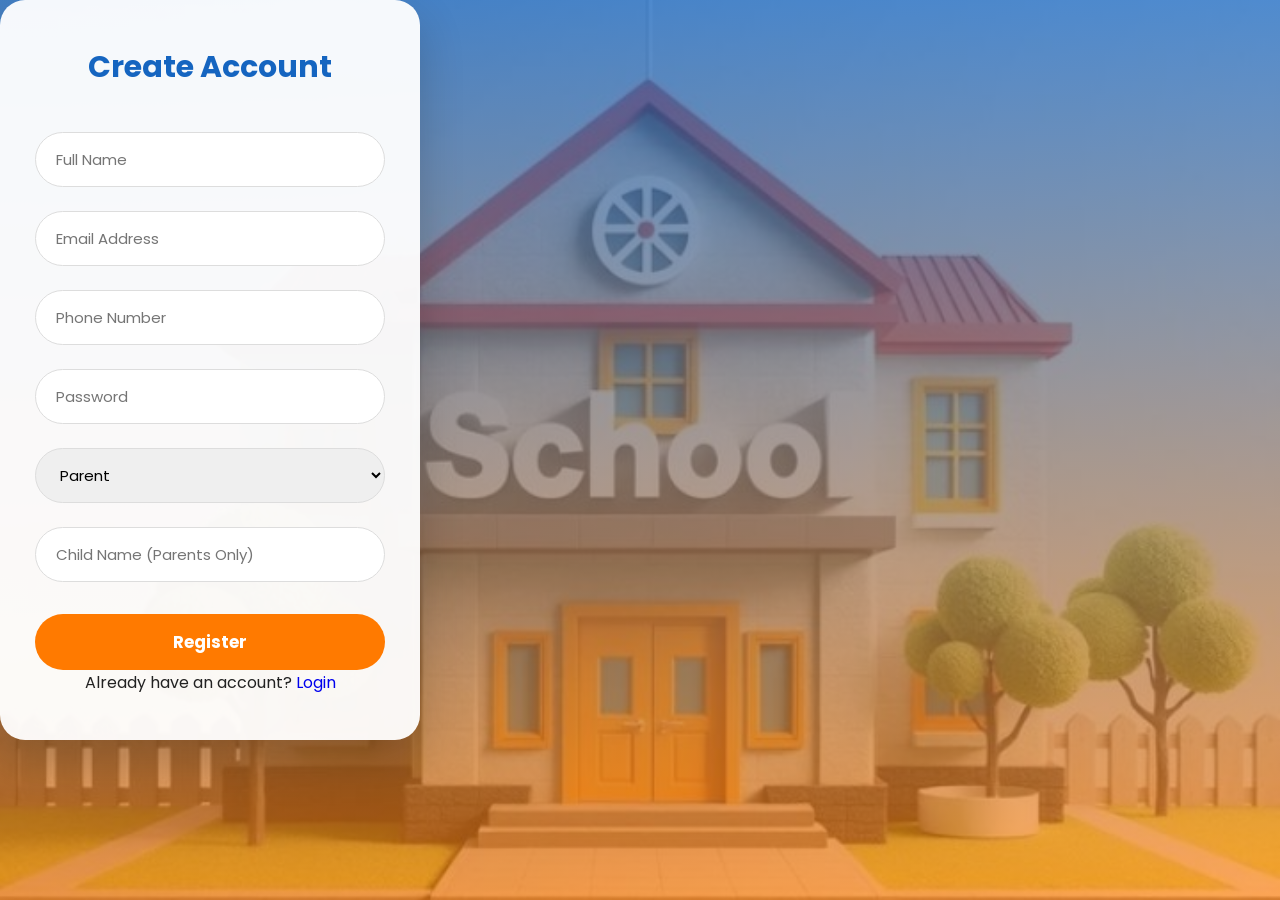
<file: register.html>
<!DOCTYPE html>
<html lang="en">

<head>

<meta charset="UTF-8">

<meta name="viewport" content="width=device-width, initial-scale=1.0">

<title>
Register | Kid's Love Portal
</title>


<link rel="stylesheet" href="portal.css">


</head>


<body>


<div class="login-box">


<h1>
Create Account
</h1>



<input 
type="text" 
id="name"
placeholder="Full Name">



<input 
type="email" 
id="email"
placeholder="Email Address">



<input 
type="tel"
id="phone"
placeholder="Phone Number">



<input 
type="password"
id="password"
placeholder="Password">



<select id="role">


<option value="parent">
Parent
</option>


<option value="teacher">
Teacher
</option>


</select>



<!-- Only for parents -->

<input 
type="text"
id="child"
placeholder="Child Name (Parents Only)">





<button onclick="registerUser()">

Register

</button>




<p>

Already have an account?

<a href="portal.html">

Login

</a>

</p>



</div>




<script src="register.js"></script>


</body>

</html>
</file>
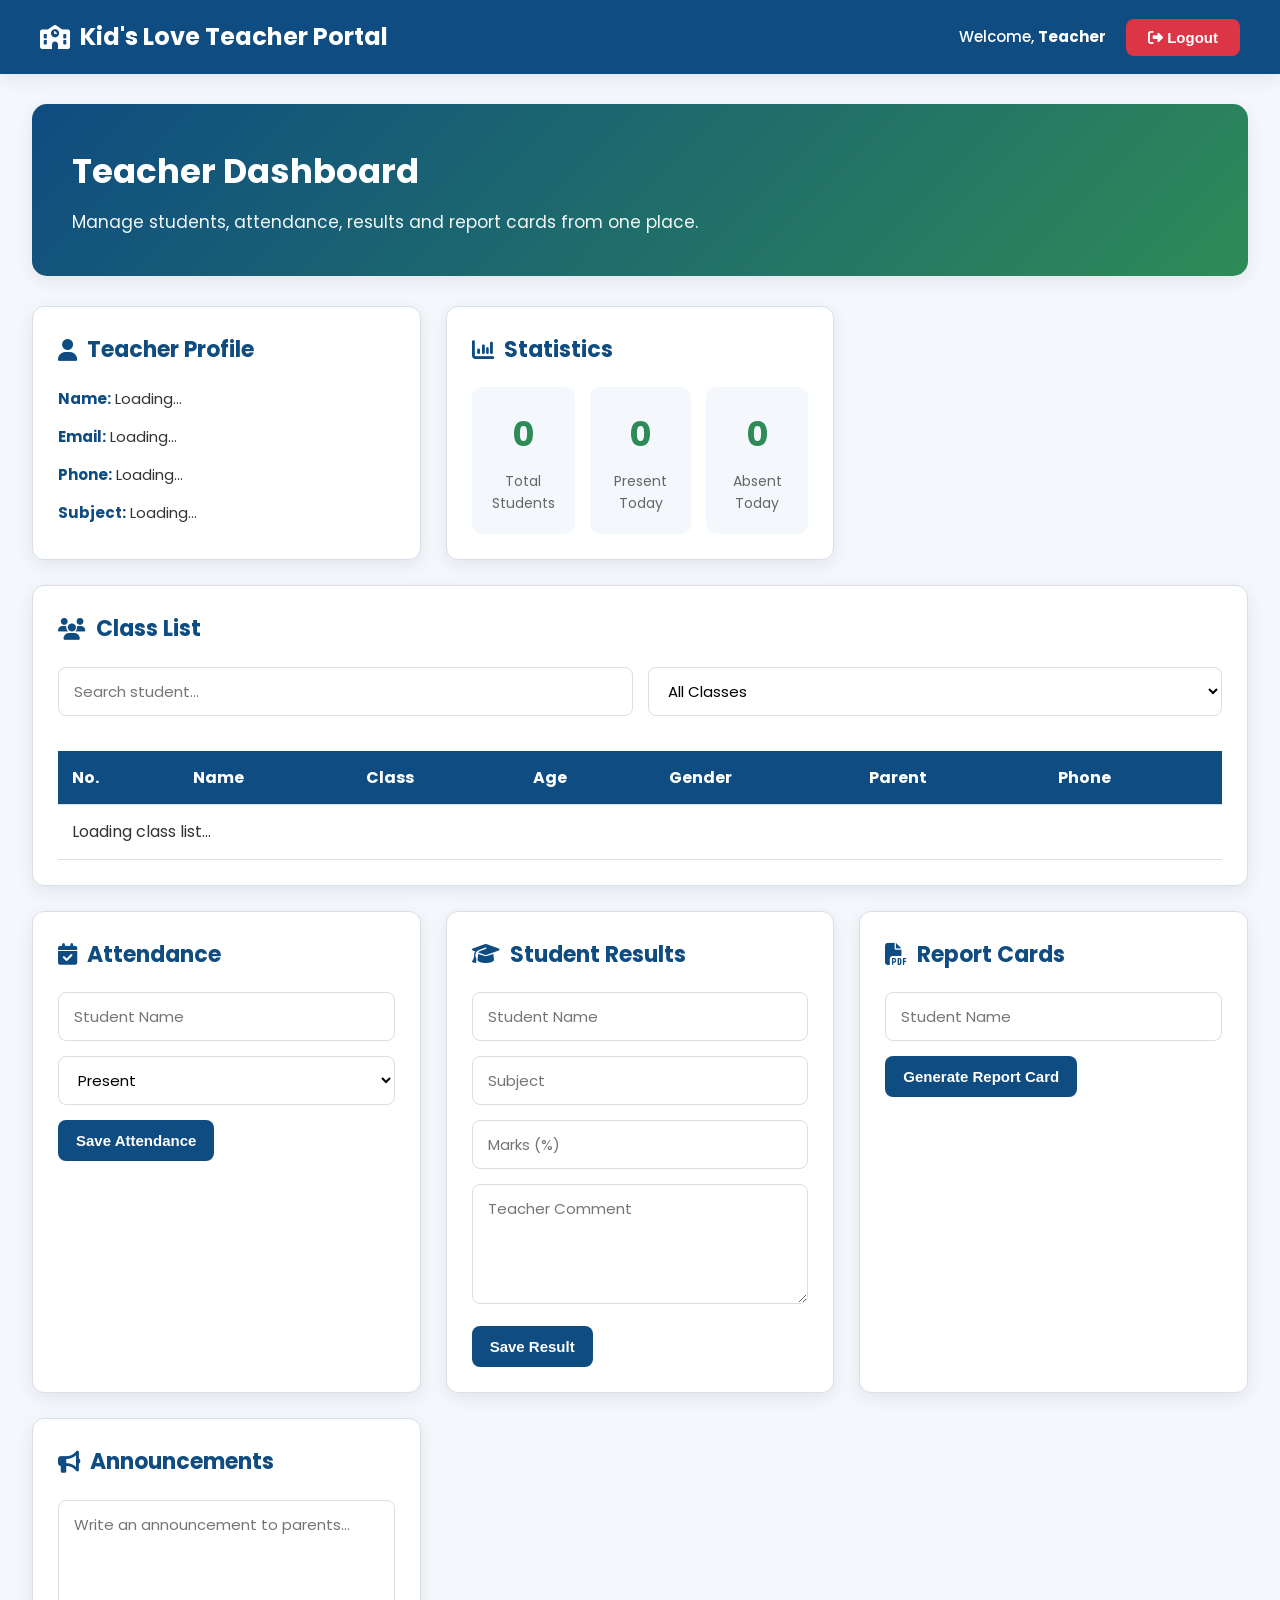
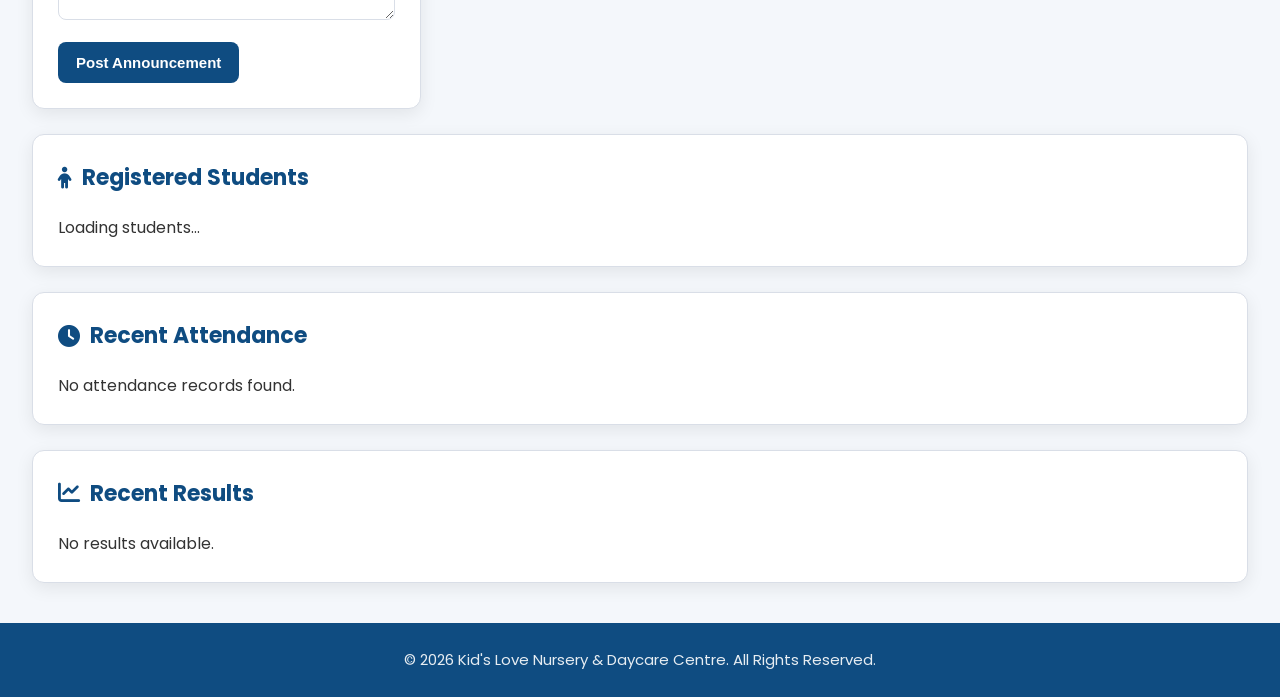
<file: teacher-dashboard.html>
<!DOCTYPE html>
<html lang="en">

<head>
    <meta charset="UTF-8">
    <meta name="viewport" content="width=device-width, initial-scale=1.0">
    <title>Teacher Dashboard | Kid's Love Nursery</title>

    <link rel="stylesheet" href="teacher.css">

    <link rel="stylesheet"
        href="https://cdnjs.cloudflare.com/ajax/libs/font-awesome/6.5.2/css/all.min.css">
</head>

<body>

    <!-- ================= HEADER ================= -->

    <header class="header">

        <div class="logo">
            <h2>
                <i class="fa-solid fa-school"></i>
                Kid's Love Teacher Portal
            </h2>
        </div>

        <div class="header-actions">

            <span class="teacher-display">
                Welcome,
                <strong id="teacherName">Teacher</strong>
            </span>

            <button id="logoutBtn" class="logout-btn" onclick="logout()">
                <i class="fa-solid fa-right-from-bracket"></i>
                Logout
            </button>

        </div>

    </header>

    <!-- ================= WELCOME ================= -->

    <section class="welcome">

        <h1>Teacher Dashboard</h1>

        <p>
            Manage students, attendance, results and report cards from one place.
        </p>

    </section>

    <!-- ================= DASHBOARD ================= -->

    <section class="dashboard">

        <!-- ================= PROFILE ================= -->

        <div class="card">

            <h2>
                <i class="fa-solid fa-user"></i>
                Teacher Profile
            </h2>

            <div class="profile-info">

                <p>
                    <strong>Name:</strong>
                    <span id="name">Loading...</span>
                </p>

                <p>
                    <strong>Email:</strong>
                    <span id="email">Loading...</span>
                </p>

                <p>
                    <strong>Phone:</strong>
                    <span id="phone">Loading...</span>
                </p>

                <p>
                    <strong>Subject:</strong>
                    <span id="subject">Loading...</span>
                </p>

            </div>

        </div>

        <!-- ================= STATISTICS ================= -->

        <div class="card">

            <h2>
                <i class="fa-solid fa-chart-column"></i>
                Statistics
            </h2>

            <div class="stats">

                <div class="stat">

                    <h3 id="totalStudents">0</h3>

                    <p>Total Students</p>

                </div>

                <div class="stat">

                    <h3 id="presentToday">0</h3>

                    <p>Present Today</p>

                </div>

                <div class="stat">

                    <h3 id="absentToday">0</h3>

                    <p>Absent Today</p>

                </div>

            </div>

        </div>

        <!-- ================= CLASS LIST ================= -->

        <div class="card full-width">

            <h2>

                <i class="fa-solid fa-users"></i>

                Class List

            </h2>

            <div class="filters">

                <input
                    type="text"
                    id="searchStudent"
                    placeholder="Search student..."
                    onkeyup="searchStudent()">

                <select id="filterClass" onchange="filterStudents()">

                    <option value="All">All Classes</option>

                    <option value="Baby Class">Baby Class</option>

                    <option value="Middle Class">Middle Class</option>

                    <option value="Top Class">Top Class</option>

                </select>

            </div>

            <div class="table-container">

                <table>

                    <thead>

                        <tr>

                            <th>No.</th>

                            <th>Name</th>

                            <th>Class</th>

                            <th>Age</th>

                            <th>Gender</th>

                            <th>Parent</th>

                            <th>Phone</th>

                        </tr>

                    </thead>

                    <tbody id="classTable">

                        <tr>

                            <td colspan="7">

                                Loading class list...

                            </td>

                        </tr>

                    </tbody>

                </table>

            </div>

        </div>
                <!-- ================= ATTENDANCE ================= -->

        <div class="card">

            <h2>
                <i class="fa-solid fa-calendar-check"></i>
                Attendance
            </h2>

            <input
                type="text"
                id="studentName"
                placeholder="Student Name">

            <select id="status">
                <option value="Present">Present</option>
                <option value="Absent">Absent</option>
            </select>

            <button onclick="saveAttendance()">
                Save Attendance
            </button>

        </div>

        <!-- ================= STUDENT RESULTS ================= -->

        <div class="card">

            <h2>
                <i class="fa-solid fa-graduation-cap"></i>
                Student Results
            </h2>

            <input
                type="text"
                id="resultStudent"
                placeholder="Student Name">

            <input
                type="text"
                id="resultSubject"
                placeholder="Subject">

            <input
                type="number"
                id="marks"
                placeholder="Marks (%)"
                min="0"
                max="100">

            <textarea
                id="comment"
                placeholder="Teacher Comment"></textarea>

            <button onclick="saveResult()">
                Save Result
            </button>

        </div>

        <!-- ================= REPORT CARDS ================= -->

        <div class="card">

            <h2>
                <i class="fa-solid fa-file-pdf"></i>
                Report Cards
            </h2>

            <input
                type="text"
                id="reportStudent"
                placeholder="Student Name">

            <button onclick="generateReport()">
                Generate Report Card
            </button>

        </div>

        <!-- ================= ANNOUNCEMENTS ================= -->

        <div class="card">

            <h2>
                <i class="fa-solid fa-bullhorn"></i>
                Announcements
            </h2>

            <textarea
                id="announcement"
                placeholder="Write an announcement to parents..."></textarea>

            <button onclick="postAnnouncement()">
                Post Announcement
            </button>

        </div>

        <!-- ================= REGISTERED STUDENTS ================= -->

        <div class="card full-width">

            <h2>
                <i class="fa-solid fa-child"></i>
                Registered Students
            </h2>

            <div id="students">

                Loading students...

            </div>

        </div>

        <!-- ================= ATTENDANCE HISTORY ================= -->

        <div class="card full-width">

            <h2>
                <i class="fa-solid fa-clock"></i>
                Recent Attendance
            </h2>

            <div id="attendanceHistory">

                No attendance records found.

            </div>

        </div>

        <!-- ================= RESULTS HISTORY ================= -->

        <div class="card full-width">

            <h2>
                <i class="fa-solid fa-chart-line"></i>
                Recent Results
            </h2>

            <div id="resultsHistory">

                No results available.

            </div>

        </div>

    </section>

    <!-- ================= FOOTER ================= -->

    <footer>

        <p>
            © 2026 Kid's Love Nursery & Daycare Centre.
            All Rights Reserved.
        </p>

    </footer>

    <script src="teacher.js"></script>

</body>

</html>
</file>
<file: index.css>
/*=====================================================
   KID'S LOVE NURSERY & PRE-PRIMARY SCHOOL
   INDEX / HOME PAGE CSS
======================================================*/

/*========================
ROOT VARIABLES
=========================*/
:root {
    --primary: #E52421;
    --secondary: #0077b6;
    --green: #2E8B57;
    --yellow: #FFD43B;

    --dark: #222222;
    --grey: #666666;
    --light: #f7f9fc;
    --white: #ffffff;

    --shadow: 0 10px 30px rgba(0, 0, 0, 0.12);
    --radius: 18px;
    --transition: 0.4s ease;
}

/*========================
RESET & BASE STYLES
=========================*/
* {
    margin: 0;
    padding: 0;
    box-sizing: border-box;
}

html {
    scroll-behavior: smooth;
}

body {
    font-family: 'Poppins', sans-serif;
    background: var(--light);
    color: var(--dark);
    line-height: 1.7;
    padding-top: 90px; /* Accounts for fixed navbar */
}

img {
    display: block;
    max-width: 100%;
}

a {
    text-decoration: none;
    color: inherit;
}

ul {
    list-style: none;
}

/*========================
CONTAINER & LAYOUT
=========================*/
.container {
    width: min(1150px, 90%);
    margin: auto;
}

section {
    padding: 80px 0;
}

.section-title {
    text-align: center;
    font-size: 38px;
    color: var(--secondary);
    margin-bottom: 50px;
    position: relative;
}

.section-title::after {
    content: '';
    display: block;
    width: 80px;
    height: 5px;
    background: var(--primary);
    margin: 15px auto 0;
    border-radius: 30px;
}

/*========================
HEADER & NAVIGATION
=========================*/
header {
    position: fixed;
    top: 0;
    left: 0;
    width: 100%;
    z-index: 999;
    background: rgba(255, 255, 255, 0.95);
    backdrop-filter: blur(12px);
    box-shadow: 0 5px 25px rgba(0, 0, 0, 0.08);
}

.navbar {
    width: min(1250px, 95%);
    height: 90px;
    margin: auto;
    display: flex;
    align-items: center;
    justify-content: space-between;
    gap: 20px;
}

/* LOGO */
.brand-logo {
    display: flex;
    align-items: center;
    gap: 12px;
    flex-shrink: 0;
}

.brand-logo img {
    width: 60px;
    height: 60px;
    object-fit: cover;
    border-radius: 50%;
    border: 3px solid var(--primary);
}

.logo-text {
    white-space: nowrap;
}

.logo-title {
    display: block;
    color: var(--primary);
    font-size: 20px;
    font-weight: 800;
    line-height: 1.1;
}

.logo-subtitle {
    display: block;
    color: var(--secondary);
    font-size: 11px;
    font-weight: 600;
}

/* NAV LINKS */
.nav-links {
    display: flex;
    align-items: center;
    gap: 5px;
    flex-wrap: nowrap;
    white-space: nowrap;
    margin-left: auto;
}

.nav-links li {
    flex-shrink: 0;
}

.nav-links a {
    display: inline-flex;
    align-items: center;
    justify-content: center;
    padding: 10px 14px;
    border-radius: 30px;
    color: #333;
    font-size: 14px;
    font-weight: 600;
    transition: var(--transition);
}

.nav-links a:hover,
.nav-links .active {
    background: var(--primary);
    color: var(--white);
}

/* NAVIGATION CUSTOM BUTTONS */
.donate-btn {
    display: inline-flex;
    align-items: center;
    justify-content: center;
    padding: 10px 17px !important;
    background: #e63946 !important;
    color: var(--white) !important;
    border-radius: 30px;
    font-weight: 700 !important;
    white-space: nowrap;
    box-shadow: 0 5px 15px rgba(230, 57, 70, 0.25);
    transition: all 0.3s ease;
}

.donate-btn:hover {
    background: #c1121f !important;
    transform: translateY(-3px);
    box-shadow: 0 8px 20px rgba(230, 57, 70, 0.35);
}

.portal-btn {
    background: var(--secondary) !important;
    color: var(--white) !important;
    padding: 10px 17px !important;
    box-shadow: 0 5px 15px rgba(0, 119, 182, 0.25);
}

.portal-btn:hover {
    background: var(--green) !important;
    transform: translateY(-3px);
}

/* MOBILE MENU TOGGLE BUTTON */
.menu-btn {
    display: none;
    width: 45px;
    height: 45px;
    border: none;
    border-radius: 10px;
    background: var(--primary);
    color: var(--white);
    cursor: pointer;
    font-size: 22px;
}

/*========================
HERO SLIDER SECTION
=========================*/
.about-hero {
    position: relative;
    height: calc(100vh - 90px);
    min-height: 550px;
    width: 100%;
    overflow: hidden;
    display: flex;
    align-items: center;
    justify-content: center;
}

.hero-slider {
    position: absolute;
    inset: 0;
    width: 100%;
    height: 100%;
}

.slide {
    position: absolute;
    inset: 0;
    opacity: 0;
    transition: opacity 1.2s ease-in-out;
    z-index: 1;
}

.slide.active {
    opacity: 1;
    z-index: 2;
}

.slide img {
    width: 100%;
    height: 100%;
    object-fit: cover;
}

.hero-overlay {
    position: absolute;
    inset: 0;
    background: linear-gradient(rgba(0, 0, 0, 0.45), rgba(0, 0, 0, 0.65));
    z-index: 3;
}

.hero-content {
    position: relative;
    z-index: 10;
    text-align: center;
    color: var(--white);
    width: min(850px, 90%);
}

.hero-content h4 {
    color: var(--yellow);
    letter-spacing: 4px;
    font-size: 14px;
    margin-bottom: 15px;
    font-weight: 700;
}

.hero-content h1 {
    font-size: clamp(32px, 5vw, 58px);
    font-weight: 800;
    line-height: 1.2;
    margin-bottom: 20px;
}

.hero-content h1 span {
    color: var(--yellow);
}

.hero-content p {
    font-size: clamp(16px, 2vw, 20px);
    margin-bottom: 35px;
    color: rgba(255, 255, 255, 0.9);
}

.hero-buttons {
    display: flex;
    gap: 15px;
    justify-content: center;
    flex-wrap: wrap;
}

/* SLIDER CONTROLS */
.slider-controls {
    position: absolute;
    bottom: 35px;
    left: 50%;
    transform: translateX(-50%);
    display: flex;
    gap: 12px;
    z-index: 10;
}

.dot {
    width: 14px;
    height: 14px;
    border-radius: 50%;
    background: rgba(255, 255, 255, 0.6);
    cursor: pointer;
    transition: var(--transition);
}

.dot.active {
    background: var(--primary);
    transform: scale(1.2);
}

.hero-next {
    position: absolute;
    right: 40px;
    bottom: 35px;
    z-index: 10;
    display: flex;
    align-items: center;
    gap: 10px;
    padding: 12px 20px;
    border: none;
    border-radius: 30px;
    background: rgba(255, 255, 255, 0.95);
    color: var(--primary);
    font-family: 'Poppins', sans-serif;
    font-size: 14px;
    font-weight: 700;
    cursor: pointer;
    box-shadow: 0 8px 25px rgba(0, 0, 0, 0.2);
    transition: all 0.3s ease;
}

.hero-next i {
    transition: transform 0.3s ease;
}

.hero-next:hover {
    background: var(--primary);
    color: var(--white);
    transform: translateY(-4px);
}

.hero-next:hover i {
    transform: translateX(5px);
}

/*========================
BUTTONS
=========================*/
.btn {
    display: inline-flex;
    align-items: center;
    justify-content: center;
    padding: 14px 32px;
    border-radius: 40px;
    font-size: 16px;
    font-weight: 700;
    transition: var(--transition);
    cursor: pointer;
}

.btn-primary {
    background: var(--primary);
    color: var(--white);
    box-shadow: 0 8px 20px rgba(229, 36, 33, 0.3);
}

.btn-primary:hover {
    background: #c1121f;
    transform: translateY(-3px);
    box-shadow: 0 12px 25px rgba(229, 36, 33, 0.4);
}

.btn-secondary {
    background: var(--secondary);
    color: var(--white);
    box-shadow: 0 8px 20px rgba(0, 119, 182, 0.3);
}

.btn-secondary:hover {
    background: var(--green);
    transform: translateY(-3px);
}

/*========================
CARDS & GRIDS
=========================*/
.grid-3 {
    display: grid;
    grid-template-columns: repeat(3, 1fr);
    gap: 30px;
}

.card {
    background: var(--white);
    border-radius: var(--radius);
    padding: 40px 30px;
    text-align: center;
    box-shadow: var(--shadow);
    transition: var(--transition);
    border-top: 5px solid var(--primary);
}

.card:nth-child(2) {
    border-top-color: var(--secondary);
}

.card:nth-child(3) {
    border-top-color: var(--green);
}

.card:hover {
    transform: translateY(-8px);
    box-shadow: 0 20px 45px rgba(0, 0, 0, 0.18);
}

.card h3 {
    font-size: 22px;
    color: var(--secondary);
    margin-bottom: 15px;
}

.card p {
    color: var(--grey);
    font-size: 15px;
}

/*========================
STATISTICS SECTION
=========================*/
.statistics {
    background: linear-gradient(135deg, var(--secondary), #00a8e8);
    color: var(--white);
    padding: 70px 20px;
    display: grid;
    grid-template-columns: repeat(4, 1fr);
    gap: 30px;
    text-align: center;
}

.stat {
    background: rgba(255, 255, 255, 0.12);
    backdrop-filter: blur(8px);
    border-radius: var(--radius);
    padding: 30px 20px;
    transition: var(--transition);
}

.stat:hover {
    transform: translateY(-5px);
    background: rgba(255, 255, 255, 0.2);
}

.stat h2 {
    font-size: 48px;
    color: var(--yellow);
    font-weight: 800;
    margin-bottom: 5px;
}

.stat p {
    font-size: 16px;
    font-weight: 600;
}

/*========================
CALL TO ACTION SECTION
=========================*/
.call-to-action {
    background: linear-gradient(135deg, var(--green), #43aa5d);
    color: var(--white);
    text-align: center;
    padding: 80px 20px;
}

.call-to-action h2 {
    font-size: 38px;
    margin-bottom: 30px;
}

.call-to-action .btn-primary {
    background: var(--yellow);
    color: var(--dark);
    box-shadow: 0 8px 20px rgba(0, 0, 0, 0.2);
}

.call-to-action .btn-primary:hover {
    background: var(--white);
    transform: translateY(-3px);
}

/*========================
FOOTER
=========================*/
footer {
    background: #111827;
    color: #ddd;
    padding: 70px 0 20px;
}

.footer-grid {
    width: min(1150px, 90%);
    margin: auto;
    display: grid;
    grid-template-columns: repeat(3, 1fr);
    gap: 40px;
}

.footer-grid h3 {
    color: var(--white);
    font-size: 20px;
    margin-bottom: 18px;
}

.footer-grid p,
.footer-grid a {
    color: #aaa;
    font-size: 15px;
    transition: var(--transition);
}

.footer-grid a:hover {
    color: var(--yellow);
}

footer hr {
    width: min(1150px, 90%);
    margin: 40px auto 20px;
    border: none;
    border-top: 1px solid #333;
}

footer > p {
    text-align: center;
    color: #888;
    font-size: 14px;
}

/*========================
RESPONSIVE MEDIA QUERIES
=========================*/

@media (max-width: 1100px) {
    .navbar {
        width: 96%;
        gap: 10px;
    }

    .brand-logo img {
        width: 50px;
        height: 50px;
    }

    .logo-title {
        font-size: 17px;
    }

    .logo-subtitle {
        font-size: 9px;
    }

    .nav-links a {
        padding: 8px 10px;
        font-size: 13px;
    }

    .grid-3 {
        grid-template-columns: repeat(2, 1fr);
    }
}

@media (max-width: 768px) {
    body {
        padding-top: 75px;
    }

    .navbar {
        height: 75px;
    }

    .menu-btn {
        display: flex;
        align-items: center;
        justify-content: center;
        flex-shrink: 0;
    }

    .nav-links {
        position: absolute;
        top: 75px;
        left: 0;
        width: 100%;
        display: none;
        flex-direction: column;
        align-items: center;
        gap: 10px;
        padding: 25px 0;
        background: var(--white);
        box-shadow: 0 15px 30px rgba(0, 0, 0, 0.15);
    }

    .nav-links.active {
        display: flex;
    }

    .nav-links li {
        width: 100%;
        text-align: center;
    }

    .nav-links a, 
    .donate-btn, 
    .portal-btn {
        width: 90%;
        padding: 12px !important;
        text-align: center;
    }

    .hero-next {
        right: 20px;
        bottom: 25px;
        padding: 10px 16px;
        font-size: 12px;
    }

    .grid-3,
    .statistics,
    .footer-grid {
        grid-template-columns: 1fr;
    }

    section {
        padding: 60px 0;
    }

    .section-title {
        font-size: 30px;
    }

    .call-to-action h2 {
        font-size: 28px;
    }
}

@media (max-width: 480px) {
    .stat h2 {
        font-size: 36px;
    }

    .footer-grid {
        text-align: center;
    }
}
</file>
<file: academics.css>
/*=====================================================
   KID'S LOVE NURSERY & PRE-PRIMARY
   ACADEMICS PAGE CSS
======================================================*/

/*========================
ROOT VARIABLES
=========================*/
:root {
    --primary: #E52421;
    --secondary: #0077b6;
    --green: #2E8B57;
    --yellow: #FFD43B;

    --dark: #1f2937;
    --grey: #6b7280;
    --light: #f8fafc;
    --white: #ffffff;

    --shadow-sm: 0 4px 15px rgba(0, 0, 0, 0.05);
    --shadow-md: 0 10px 30px rgba(0, 0, 0, 0.08);
    --shadow-lg: 0 20px 45px rgba(0, 0, 0, 0.15);

    --radius-sm: 10px;
    --radius-md: 18px;
    --radius-pill: 30px;

    --transition: 0.3s ease;
}

/*========================
RESET & BASE STYLES
=========================*/
* {
    margin: 0;
    padding: 0;
    box-sizing: border-box;
}

html {
    scroll-behavior: smooth;
}

body {
    font-family: 'Poppins', sans-serif;
    background: var(--light);
    color: var(--dark);
    line-height: 1.7;
}

img {
    display: block;
    max-width: 100%;
}

a {
    text-decoration: none;
    color: inherit;
}

ul {
    list-style: none;
}

.container {
    width: min(1150px, 90%);
    margin: auto;
}

section {
    padding: 80px 0;
}

/*========================
SECTION TITLES
=========================*/
.section-title {
    text-align: center;
    margin-bottom: 50px;
}

.section-title h2 {
    font-size: 38px;
    color: var(--secondary);
    margin-bottom: 12px;
    font-weight: 700;
}

.underline {
    width: 80px;
    height: 5px;
    background: var(--primary);
    margin: auto;
    border-radius: var(--radius-pill);
}

/*========================
HEADER & NAVIGATION
=========================*/
header {
    position: fixed;
    top: 0;
    left: 0;
    width: 100%;
    z-index: 999;
    background: rgba(255, 255, 255, 0.95);
    backdrop-filter: blur(12px);
    box-shadow: 0 5px 25px rgba(0, 0, 0, 0.08);
}

.navbar {
    width: min(1250px, 95%);
    height: 90px;
    margin: auto;
    display: flex;
    align-items: center;
    justify-content: space-between;
    gap: 20px;
}

.logo {
    display: flex;
    align-items: center;
    gap: 12px;
    flex-shrink: 0;
}

.logo img {
    width: 60px;
    height: 60px;
    object-fit: cover;
    border-radius: 50%;
    border: 3px solid var(--primary);
}

.logo-text h2 {
    color: var(--primary);
    font-size: 22px;
    font-weight: 800;
    line-height: 1.1;
}

.logo-text span {
    display: block;
    color: var(--secondary);
    font-size: 11px;
    font-weight: 600;
}

/* Nav Links */
.nav-links {
    display: flex;
    align-items: center;
    gap: 5px;
    white-space: nowrap;
}

.nav-links li {
    flex-shrink: 0;
}

.nav-links a {
    display: inline-flex;
    align-items: center;
    justify-content: center;
    padding: 10px 16px;
    border-radius: var(--radius-pill);
    color: var(--dark);
    font-size: 14px;
    font-weight: 600;
    transition: var(--transition);
}

.nav-links a:hover,
.nav-links a.active {
    background: var(--primary);
    color: var(--white);
    transform: translateY(-2px);
}

.portal-btn {
    background: var(--secondary) !important;
    color: var(--white) !important;
    padding: 10px 20px !important;
    box-shadow: 0 5px 15px rgba(0, 119, 182, 0.25);
}

.portal-btn:hover {
    background: var(--green) !important;
}
/*========================
DONATE BUTTON
=========================*/
.donate-btn {
    background: #e63946 !important;
    color: var(--white) !important;
    padding: 10px 18px !important;
    box-shadow: 0 5px 15px rgba(230, 57, 70, 0.25);
    display: inline-flex;
    align-items: center;
    gap: 6px;
    font-weight: 700 !important;
}

.donate-btn i {
    font-size: 13px;
}

.donate-btn:hover {
    background: #c1121f !important;
    transform: translateY(-2px);
    box-shadow: 0 8px 20px rgba(230, 57, 70, 0.35);
}
.menu-btn {
    display: none;
    width: 45px;
    height: 45px;
    border: none;
    border-radius: var(--radius-sm);
    background: var(--primary);
    color: var(--white);
    cursor: pointer;
    font-size: 20px;
    align-items: center;
    justify-content: center;
    transition: var(--transition);
}

.menu-btn:hover {
    background: var(--secondary);
}

/*========================
HERO SECTION
=========================*/
.hero {
    position: relative;
    min-height: 70vh;
    margin-top: 90px;
    background: linear-gradient(rgba(0, 0, 0, 0.55), rgba(0, 0, 0, 0.65)),
                url('IMG-20260805-WA0079.png') center/cover no-repeat;
    display: flex;
    align-items: center;
    justify-content: center;
    text-align: center;
    color: var(--white);
    padding: 60px 20px;
}

.hero-content {
    max-width: 800px;
}

.badge {
    display: inline-block;
    padding: 8px 20px;
    background: var(--yellow);
    color: var(--dark);
    font-size: 13px;
    font-weight: 700;
    border-radius: var(--radius-pill);
    margin-bottom: 20px;
    text-transform: uppercase;
    letter-spacing: 0.5px;
}

.hero-content h1 {
    font-size: 52px;
    font-weight: 800;
    line-height: 1.2;
    margin-bottom: 20px;
}

.hero-content p {
    font-size: 18px;
    margin-bottom: 35px;
    color: #e2e8f0;
}

.btn {
    display: inline-block;
    padding: 15px 35px;
    background: var(--primary);
    color: var(--white);
    border-radius: var(--radius-pill);
    font-weight: 700;
    box-shadow: 0 5px 15px rgba(229, 36, 33, 0.3);
    transition: var(--transition);
}

.btn:hover {
    background: var(--secondary);
    transform: translateY(-3px);
    box-shadow: 0 8px 20px rgba(0, 119, 182, 0.3);
}

/*========================
CARDS & GRIDS
=========================*/
.cards, 
.class-grid {
    display: grid;
    grid-template-columns: repeat(3, 1fr);
    gap: 30px;
}

.card, 
.class-card {
    background: var(--white);
    padding: 40px 30px;
    border-radius: var(--radius-md);
    text-align: center;
    box-shadow: var(--shadow-md);
    transition: var(--transition);
}

.card:hover, 
.class-card:hover {
    transform: translateY(-8px);
    box-shadow: var(--shadow-lg);
}

.card i, 
.class-card i {
    font-size: 42px;
    color: var(--primary);
    margin-bottom: 20px;
}

.card:nth-child(2) i { color: var(--secondary); }
.card:nth-child(3) i { color: var(--green); }

.card h3, 
.class-card h3 {
    color: var(--secondary);
    margin-bottom: 12px;
    font-size: 22px;
    font-weight: 700;
}

.card p, 
.class-card p {
    color: var(--grey);
    font-size: 15px;
}

/* Classes Section Override */
.classes {
    background: #eef6ff;
}

.class-card {
    display: flex;
    flex-direction: column;
    align-items: center;
    border-top: 5px solid var(--primary);
}

.class-card:nth-child(2) { border-top-color: var(--secondary); }
.class-card:nth-child(3) { border-top-color: var(--green); }

.class-card p {
    flex-grow: 1;
}

.class-card span {
    display: inline-block;
    margin-top: 20px;
    padding: 8px 18px;
    background: #f0f4f8;
    color: var(--secondary);
    font-weight: 700;
    font-size: 13px;
    border-radius: var(--radius-pill);
}

/*========================
CURRICULUM (4 COLUMNS)
=========================*/
.curriculum {
    display: grid;
    grid-template-columns: repeat(4, 1fr);
    gap: 25px;
}

.curriculum > article {
    background: var(--white);
    padding: 35px 25px;
    border-radius: var(--radius-md);
    text-align: center;
    box-shadow: var(--shadow-md);
    transition: var(--transition);
}

.curriculum > article:hover {
    transform: translateY(-8px);
    box-shadow: var(--shadow-lg);
}

.curriculum i {
    font-size: 40px;
    color: var(--primary);
    margin-bottom: 18px;
}

.curriculum > article:nth-child(2) i { color: var(--secondary); }
.curriculum > article:nth-child(3) i { color: var(--green); }
.curriculum > article:nth-child(4) i { color: #e63946; }

.curriculum h3 {
    color: var(--dark);
    font-size: 20px;
    margin-bottom: 12px;
    font-weight: 700;
}

.curriculum p {
    color: var(--grey);
    font-size: 14px;
}

/*========================
TEACHING METHODS
=========================*/
.methods {
    background: var(--white);
    text-align: center;
}

.methods ul {
    display: flex;
    flex-wrap: wrap;
    justify-content: center;
    gap: 15px;
    max-width: 950px;
    margin: auto;
}

.methods li {
    background: var(--light);
    color: var(--dark);
    padding: 14px 28px;
    border-radius: var(--radius-pill);
    font-weight: 600;
    font-size: 15px;
    box-shadow: var(--shadow-sm);
    border: 1px solid #e2e8f0;
    transition: var(--transition);
}

.methods li i {
    color: var(--green);
    margin-right: 8px;
    transition: var(--transition);
}

.methods li:hover {
    background: var(--secondary);
    color: var(--white);
    transform: translateY(-3px);
}

.methods li:hover i {
    color: var(--yellow);
}

/*========================
CALL TO ACTION (CTA)
=========================*/
.cta {
    background: linear-gradient(135deg, var(--green), #43aa5d);
    color: var(--white);
    text-align: center;
    padding: 80px 20px;
}

.cta h2 {
    font-size: 42px;
    margin-bottom: 15px;
    font-weight: 800;
}

.cta p {
    font-size: 18px;
    margin-bottom: 30px;
    max-width: 750px;
    margin-left: auto;
    margin-right: auto;
}

.btn-primary {
    display: inline-block;
    padding: 15px 35px;
    background: var(--primary);
    color: var(--white);
    border-radius: var(--radius-pill);
    font-weight: 700;
    box-shadow: 0 5px 15px rgba(0, 0, 0, 0.2);
    transition: var(--transition);
}

.btn-primary:hover {
    background: var(--white);
    color: var(--primary);
    transform: translateY(-3px);
}

/*========================
FOOTER
=========================*/
/* =========================================================
   KID'S LOVE NURSERY & PRE-PRIMARY SCHOOL
   MODERN PROFESSIONAL FOOTER
========================================================= */

footer {
    position: relative;
    width: 100%;
    background: #08111f;
    color: #ffffff;
    padding: 80px 0 0;
    overflow: hidden;
}


/* =========================================================
   TOP COLOUR BAR
========================================================= */

footer::before {
    content: "";
    position: absolute;
    top: 0;
    left: 0;
    width: 100%;
    height: 5px;

    background: linear-gradient(
        90deg,
        #e52421 0%,
        #ffd43b 33%,
        #2e8b57 66%,
        #0077b6 100%
    );
}


/* =========================================================
   BACKGROUND DECORATIONS
========================================================= */

footer::after {
    content: "";
    position: absolute;

    width: 350px;
    height: 350px;

    right: -180px;
    bottom: -180px;

    border-radius: 50%;

    border: 70px solid rgba(255, 255, 255, 0.025);

    pointer-events: none;
}


/* =========================================================
   FOOTER GRID
========================================================= */

.footer-grid {
    position: relative;
    z-index: 2;

    width: min(1150px, 92%);
    margin: auto;

    display: grid;
    grid-template-columns: 1.4fr 1fr 1fr;

    gap: 30px;
}


/* =========================================================
   FOOTER CARDS
========================================================= */

.footer-col {
    position: relative;

    padding: 30px;

    background: rgba(255, 255, 255, 0.045);

    border: 1px solid rgba(255, 255, 255, 0.09);

    border-radius: 20px;

    box-shadow:
        0 15px 40px rgba(0, 0, 0, 0.18);

    backdrop-filter: blur(12px);
    -webkit-backdrop-filter: blur(12px);

    transition: all 0.35s ease;
}


.footer-col:hover {
    transform: translateY(-7px);

    background: rgba(255, 255, 255, 0.065);

    border-color: rgba(255, 255, 255, 0.18);

    box-shadow:
        0 20px 50px rgba(0, 0, 0, 0.28);
}


/* =========================================================
   HEADINGS
========================================================= */

.footer-col h3 {
    margin: 0 0 8px;

    color: #ffffff;

    font-size: 21px;
    font-weight: 800;

    line-height: 1.35;
}


/* Heading underline */

.footer-col h3::after {
    content: "";

    display: block;

    width: 45px;
    height: 3px;

    margin-top: 10px;

    border-radius: 20px;

    background: #e52421;
}


/* =========================================================
   SUBTITLE
========================================================= */

.footer-sub {
    margin: 12px 0 18px;

    color: #ffd43b;

    font-size: 11px;
    font-weight: 800;

    text-transform: uppercase;

    letter-spacing: 1.2px;
}


/* =========================================================
   FOOTER PARAGRAPHS
========================================================= */

.footer-col p {
    margin: 0 0 14px;

    color: rgba(255, 255, 255, 0.78);

    font-size: 14px;

    line-height: 1.8;
}


/* =========================================================
   CONTACT INFORMATION
========================================================= */

.footer-col > p i {
    display: inline-flex;

    width: 28px;

    color: #e52421;

    font-size: 14px;

    margin-right: 5px;

    justify-content: center;
}


/* =========================================================
   QUICK LINKS
========================================================= */

.footer-links {
    margin: 0;
    padding: 0;

    list-style: none;
}


.footer-links li {
    margin-bottom: 13px;
}


.footer-links a {
    display: inline-flex;

    align-items: center;

    gap: 9px;

    color: rgba(255, 255, 255, 0.78);

    font-size: 14px;
    font-weight: 500;

    transition: all 0.3s ease;
}


.footer-links a i {
    color: #ffd43b;

    font-size: 10px;

    transition: all 0.3s ease;
}


.footer-links a:hover {
    color: #ffffff;

    transform: translateX(7px);
}


.footer-links a:hover i {
    color: #e52421;

    transform: translateX(3px);
}


/* =========================================================
   SOCIAL MEDIA AREA
========================================================= */

.footer-socials {
    display: flex;

    align-items: center;

    gap: 14px;

    margin-top: 24px;
}


/* =========================================================
   SOCIAL BUTTON
========================================================= */

.footer-socials a {
    position: relative;

    width: 48px;
    height: 48px;

    display: flex;

    align-items: center;
    justify-content: center;

    border-radius: 50%;

    background: #ffffff;

    border: 2px solid rgba(255, 255, 255, 0.15);

    font-size: 20px;

    text-decoration: none;

    box-shadow:
        0 8px 20px rgba(0, 0, 0, 0.25);

    transition:
        transform 0.3s ease,
        box-shadow 0.3s ease,
        background 0.3s ease;
}


/* =========================================================
   BRAND COLOURS
========================================================= */

/* WhatsApp */

.footer-socials a[aria-label="WhatsApp"] {
    color: #25d366;
}


/* Facebook */

.footer-socials a[aria-label="Facebook"] {
    color: #1877f2;
}


/* YouTube */

.footer-socials a[aria-label="YouTube"] {
    color: #ff0000;
}


/* =========================================================
   SOCIAL HOVER
========================================================= */

.footer-socials a:hover {
    transform: translateY(-8px) scale(1.08);

    background: #ffffff;

    box-shadow:
        0 15px 30px rgba(0, 0, 0, 0.35);
}


/* Keep WhatsApp green */

.footer-socials a[aria-label="WhatsApp"]:hover {
    color: #25d366;
}


/* Keep Facebook blue */

.footer-socials a[aria-label="Facebook"]:hover {
    color: #1877f2;
}


/* Keep YouTube red */

.footer-socials a[aria-label="YouTube"]:hover {
    color: #ff0000;
}


/* =========================================================
   SOCIAL TOOLTIP
========================================================= */

.footer-socials a::before {
    content: attr(aria-label);

    position: absolute;

    left: 50%;
    bottom: -38px;

    transform:
        translateX(-50%)
        translateY(8px);

    padding: 5px 9px;

    border-radius: 6px;

    background: #ffffff;

    color: #111827;

    font-size: 10px;
    font-weight: 700;

    white-space: nowrap;

    opacity: 0;

    pointer-events: none;

    transition: all 0.25s ease;
}


.footer-socials a:hover::before {
    opacity: 1;

    transform:
        translateX(-50%)
        translateY(0);
}


/* =========================================================
   DIVIDER
========================================================= */

.footer-divider {
    position: relative;
    z-index: 2;

    width: min(1150px, 92%);

    margin: 55px auto 22px;

    border: 0;

    border-top:
        1px solid rgba(255, 255, 255, 0.12);
}


/* =========================================================
   COPYRIGHT AREA
========================================================= */

.footer-bottom {
    position: relative;
    z-index: 2;

    width: min(1150px, 92%);

    margin: auto;

    padding: 0 0 28px;

    text-align: center;
}


.footer-bottom p {
    margin: 5px 0;

    color: rgba(255, 255, 255, 0.58);

    font-size: 13px;

    line-height: 1.6;
}


.footer-bottom p:last-child {
    color: #ffd43b;

    font-weight: 600;
}


/* =========================================================
   TABLET
========================================================= */

@media (max-width: 950px) {

    footer {
        padding-top: 65px;
    }

    .footer-grid {
        grid-template-columns: 1fr 1fr;
    }

    .footer-col:first-child {
        grid-column: 1 / -1;
    }
}


/* =========================================================
   MOBILE
========================================================= */

@media (max-width: 650px) {

    footer {
        padding-top: 55px;
    }

    .footer-grid {
        width: 92%;

        grid-template-columns: 1fr;

        gap: 18px;
    }

    .footer-col:first-child {
        grid-column: auto;
    }

    .footer-col {
        padding: 25px 20px;

        border-radius: 17px;
    }

    .footer-col h3 {
        font-size: 19px;
    }

    .footer-col p {
        font-size: 13.5px;
    }

    .footer-socials {
        gap: 12px;
    }

    .footer-socials a {
        width: 45px;
        height: 45px;

        font-size: 19px;
    }

    .footer-divider {
        width: 92%;

        margin-top: 40px;
    }

    .footer-bottom {
        width: 92%;
    }
}


/* =========================================================
   SMALL PHONES
========================================================= */

@media (max-width: 400px) {

    .footer-col {
        padding: 22px 17px;
    }

    .footer-col h3 {
        font-size: 18px;
    }

    .footer-socials {
        gap: 9px;
    }

    .footer-socials a {
        width: 42px;
        height: 42px;

        font-size: 17px;
    }

    .footer-bottom p {
        font-size: 12px;
    }
}


/* =========================================================
   ACCESSIBILITY
========================================================= */

.footer-socials a:focus-visible,
.footer-links a:focus-visible {
    outline: 3px solid #ffd43b;
    outline-offset: 4px;
}


/* =========================================================
   REDUCED MOTION
========================================================= */

@media (prefers-reduced-motion: reduce) {

    .footer-col,
    .footer-links a,
    .footer-links a i,
    .footer-socials a,
    .footer-socials a::before {
        transition: none;
    }

    .footer-col:hover,
    .footer-socials a:hover {
        transform: none;
    }
}
</file>
<file: admission.css>
/*=====================================================
   KID'S LOVE NURSERY & PRE-PRIMARY
   ADMISSIONS PAGE CSS (`admission.css`)
======================================================*/

/*========================
ROOT VARIABLES
=========================*/
:root {
    --primary: #E52421;
    --secondary: #0077b6;
    --green: #2E8B57;
    --yellow: #FFD43B;

    --dark: #1f2937;
    --grey: #6b7280;
    --light: #f8fafc;
    --white: #ffffff;

    --shadow-sm: 0 4px 15px rgba(0, 0, 0, 0.05);
    --shadow-md: 0 10px 30px rgba(0, 0, 0, 0.08);
    --shadow-lg: 0 20px 45px rgba(0, 0, 0, 0.15);

    --radius-sm: 10px;
    --radius-md: 18px;
    --radius-pill: 30px;

    --transition: 0.3s ease;
}

/*========================
RESET & BASE STYLES
=========================*/
* {
    margin: 0;
    padding: 0;
    box-sizing: border-box;
}

html {
    scroll-behavior: smooth;
}

body {
    font-family: 'Poppins', sans-serif;
    background: var(--light);
    color: var(--dark);
    line-height: 1.7;
}

img {
    display: block;
    max-width: 100%;
}

a {
    text-decoration: none;
    color: inherit;
}

ul {
    list-style: none;
}

.container {
    width: min(1150px, 90%);
    margin: auto;
}

section {
    padding: 80px 20px;
    max-width: 1150px;
    margin: auto;
}

/*========================
HEADER & NAVIGATION
=========================*/
header {
    position: fixed;
    top: 0;
    left: 0;
    width: 100%;
    z-index: 999;
    background: rgba(255, 255, 255, 0.95);
    backdrop-filter: blur(12px);
    box-shadow: 0 5px 25px rgba(0, 0, 0, 0.08);
}

.navbar {
    width: min(1250px, 95%);
    height: 90px;
    margin: auto;
    display: flex;
    align-items: center;
    justify-content: space-between;
    gap: 20px;
}

.brand-logo {
    display: flex;
    align-items: center;
    gap: 12px;
    flex-shrink: 0;
}

.brand-logo img {
    width: 60px;
    height: 60px;
    object-fit: cover;
    border-radius: 50%;
    border: 3px solid var(--primary);
}

.logo-text-box h2 {
    color: var(--primary);
    font-size: 20px;
    font-weight: 800;
    line-height: 1.1;
}

.logo-text-box span {
    display: block;
    color: var(--secondary);
    font-size: 11px;
    font-weight: 600;
}

/* Nav Links */
.nav-links {
    display: flex;
    align-items: center;
    gap: 5px;
    white-space: nowrap;
}

.nav-links li {
    flex-shrink: 0;
}

.nav-links a {
    display: inline-flex;
    align-items: center;
    justify-content: center;
    padding: 10px 14px;
    border-radius: var(--radius-pill);
    color: var(--dark);
    font-size: 14px;
    font-weight: 600;
    transition: var(--transition);
}

.nav-links a:hover,
.nav-links a.active {
    background: var(--primary);
    color: var(--white);
    transform: translateY(-2px);
}

/* Specific Nav Buttons */
.portal-btn {
    background: var(--secondary) !important;
    color: var(--white) !important;
    padding: 10px 20px !important;
    box-shadow: 0 5px 15px rgba(0, 119, 182, 0.25);
}

.portal-btn:hover {
    background: var(--green) !important;
}

.donate-btn {
    background: #e63946 !important;
    color: var(--white) !important;
    padding: 10px 18px !important;
    box-shadow: 0 5px 15px rgba(230, 57, 70, 0.25);
    font-weight: 700 !important;
}

.donate-btn:hover {
    background: #c1121f !important;
    transform: translateY(-2px);
}

.mobile-toggle {
    display: none;
    flex-direction: column;
    justify-content: space-between;
    width: 30px;
    height: 21px;
    background: transparent;
    border: none;
    cursor: pointer;
}

.mobile-toggle span {
    display: block;
    width: 100%;
    height: 3px;
    background: var(--primary);
    border-radius: 3px;
    transition: var(--transition);
}

/*========================
HERO SECTION
=========================*/
.hero {
    position: relative;
    min-height: 65vh;
    margin-top: 90px;
    background: linear-gradient(rgba(0, 0, 0, 0.6), rgba(0, 0, 0, 0.7)),
                url('IMG-20260707-WA0017.jpg') center/cover no-repeat;
    display: flex;
    align-items: center;
    justify-content: center;
    text-align: center;
    color: var(--white);
    max-width: 100%;
    padding: 80px 20px;
}

.hero-content {
    max-width: 800px;
}

.badge {
    display: inline-block;
    padding: 8px 22px;
    background: var(--yellow);
    color: var(--dark);
    font-size: 13px;
    font-weight: 700;
    border-radius: var(--radius-pill);
    margin-bottom: 20px;
    text-transform: uppercase;
    letter-spacing: 0.5px;
}

.hero-content h1 {
    font-size: 48px;
    font-weight: 800;
    line-height: 1.2;
    margin-bottom: 20px;
}

.hero-content p {
    font-size: 18px;
    margin-bottom: 35px;
    color: #e2e8f0;
}

.hero-buttons {
    display: flex;
    gap: 15px;
    justify-content: center;
}

.btn {
    display: inline-block;
    padding: 14px 32px;
    background: var(--primary);
    color: var(--white);
    border-radius: var(--radius-pill);
    font-weight: 700;
    box-shadow: 0 5px 15px rgba(229, 36, 33, 0.3);
    transition: var(--transition);
}

.btn:hover {
    background: var(--secondary);
    transform: translateY(-3px);
}

.btn.secondary {
    background: var(--white);
    color: var(--dark);
    box-shadow: 0 5px 15px rgba(255, 255, 255, 0.2);
}

.btn.secondary:hover {
    background: var(--yellow);
    color: var(--dark);
}

/*========================
FEES STRUCTURE TABLE
=========================*/
.fees h2,
.requirements h2,
.payments h2,
.admission-form-section h2,
.calculator h2,
.faq h2,
.testimonials h2 {
    text-align: center;
    font-size: 36px;
    color: var(--secondary);
    margin-bottom: 10px;
    font-weight: 700;
}

.section-description,
.admission-form-section p {
    text-align: center;
    color: var(--grey);
    margin-bottom: 40px;
    font-size: 16px;
}

.table-container {
    overflow-x: auto;
    background: var(--white);
    border-radius: var(--radius-md);
    box-shadow: var(--shadow-md);
    padding: 10px;
}

table {
    width: 100%;
    border-collapse: collapse;
    text-align: left;
}

th {
    background: var(--secondary);
    color: var(--white);
    padding: 18px 20px;
    font-size: 16px;
    font-weight: 600;
}

th:first-child { border-top-left-radius: var(--radius-sm); }
th:last-child { border-top-right-radius: var(--radius-sm); }

td {
    padding: 16px 20px;
    border-bottom: 1px solid #e5e7eb;
    color: var(--dark);
    font-size: 15px;
}

tr:last-child td {
    border-bottom: none;
}

tr:nth-child(even) {
    background: #f9fafb;
}

/*========================
REQUIREMENTS & PAYMENTS
=========================*/
.requirement-box {
    background: var(--white);
    padding: 40px;
    border-radius: var(--radius-md);
    box-shadow: var(--shadow-md);
    max-width: 800px;
    margin: auto;
    border-left: 6px solid var(--green);
}

.requirement-box ul li {
    padding: 12px 0;
    font-size: 16px;
    color: var(--dark);
    display: flex;
    align-items: center;
    border-bottom: 1px dashed #e5e7eb;
}

.requirement-box ul li:last-child {
    border-bottom: none;
}

.requirement-box ul li::before {
    content: "✓";
    display: inline-block;
    width: 28px;
    height: 28px;
    background: #e6f4ea;
    color: var(--green);
    border-radius: 50%;
    text-align: center;
    line-height: 28px;
    margin-right: 15px;
    font-weight: bold;
    flex-shrink: 0;
}

.payment-grid {
    display: grid;
    grid-template-columns: repeat(3, 1fr);
    gap: 30px;
    margin-top: 30px;
}

.payment-card {
    background: var(--white);
    padding: 35px 25px;
    border-radius: var(--radius-md);
    text-align: center;
    box-shadow: var(--shadow-md);
    border-top: 5px solid var(--primary);
    transition: var(--transition);
}

.payment-card:nth-child(2) { border-top-color: var(--secondary); }
.payment-card:nth-child(3) { border-top-color: var(--green); }

.payment-card:hover {
    transform: translateY(-6px);
    box-shadow: var(--shadow-lg);
}

.payment-card h3 {
    color: var(--dark);
    font-size: 20px;
    margin-bottom: 12px;
}

.payment-card p {
    color: var(--grey);
    font-size: 14px;
}

/*========================
ONLINE ADMISSION FORM
=========================*/
.admission-form-section {
    background: var(--white);
    border-radius: var(--radius-md);
    box-shadow: var(--shadow-md);
    padding: 60px 40px;
    margin-top: 40px;
}

#admissionForm h3 {
    color: var(--secondary);
    font-size: 20px;
    margin: 30px 0 15px;
    padding-bottom: 8px;
    border-bottom: 2px solid #edf2f7;
}

#admissionForm h3:first-of-type {
    margin-top: 0;
}

.input-grid {
    display: grid;
    grid-template-columns: repeat(2, 1fr);
    gap: 20px;
}

input[type="text"],
input[type="date"],
input[type="tel"],
input[type="email"],
select,
textarea {
    width: 100%;
    padding: 14px 18px;
    border: 1px solid #d1d5db;
    border-radius: var(--radius-sm);
    font-family: inherit;
    font-size: 14px;
    background: var(--light);
    transition: var(--transition);
}

input:focus,
select:focus,
textarea:focus {
    outline: none;
    border-color: var(--secondary);
    background: var(--white);
    box-shadow: 0 0 0 3px rgba(0, 119, 182, 0.15);
}

textarea {
    resize: vertical;
}

label {
    display: block;
    font-size: 14px;
    font-weight: 600;
    margin: 15px 0 8px;
    color: var(--dark);
}

.agreement {
    display: flex;
    align-items: center;
    gap: 10px;
    font-weight: 500;
    margin: 25px 0;
    cursor: pointer;
}

.agreement input {
    width: 18px;
    height: 18px;
    cursor: pointer;
}

button[type="submit"],
button[type="reset"] {
    padding: 14px 30px;
    border: none;
    border-radius: var(--radius-pill);
    font-size: 15px;
    font-weight: 700;
    cursor: pointer;
    transition: var(--transition);
    margin-right: 10px;
}

button[type="submit"] {
    background: var(--primary);
    color: var(--white);
}

button[type="submit"]:hover {
    background: var(--secondary);
    transform: translateY(-2px);
}

button[type="reset"] {
    background: #e5e7eb;
    color: var(--dark);
}

button[type="reset"]:hover {
    background: #d1d5db;
}

/*========================
FEE CALCULATOR
=========================*/
.calculator {
    background: #eef6ff;
    border-radius: var(--radius-md);
    padding: 60px 20px;
}

.calculator-box {
    background: var(--white);
    max-width: 600px;
    margin: auto;
    padding: 40px;
    border-radius: var(--radius-md);
    box-shadow: var(--shadow-md);
}

.calculator-box label {
    font-size: 15px;
    margin-top: 15px;
}

.calculator-box h3 {
    margin: 30px 0 20px;
    text-align: center;
    font-size: 24px;
    color: var(--dark);
}

#totalFee {
    color: var(--primary);
    font-weight: 800;
    font-size: 30px;
}

#calculate {
    width: 100%;
    padding: 15px;
    background: var(--green);
    color: var(--white);
    border: none;
    border-radius: var(--radius-pill);
    font-size: 16px;
    font-weight: 700;
    cursor: pointer;
    transition: var(--transition);
}

#calculate:hover {
    background: #236b43;
    transform: translateY(-2px);
}

/*========================
FAQ SECTION (ACCORDION)
=========================*/
.faq-container {
    max-width: 850px;
    margin: auto;
}

.faq-item {
    background: var(--white);
    margin-bottom: 15px;
    border-radius: var(--radius-sm);
    box-shadow: var(--shadow-sm);
    overflow: hidden;
    border: 1px solid #e5e7eb;
}

.faq-question {
    width: 100%;
    text-align: left;
    padding: 20px 25px;
    background: transparent;
    border: none;
    font-size: 17px;
    font-weight: 600;
    color: var(--dark);
    display: flex;
    justify-content: space-between;
    align-items: center;
    cursor: pointer;
    transition: var(--transition);
}

.faq-question:hover {
    color: var(--secondary);
}

.faq-question span {
    font-size: 22px;
    color: var(--primary);
    font-weight: bold;
    transition: var(--transition);
}

.faq-answer {
    max-height: 0;
    overflow: hidden;
    transition: max-height 0.3s ease, padding 0.3s ease;
    padding: 0 25px;
    background: var(--light);
}

.faq-answer p {
    color: var(--grey);
    font-size: 15px;
    line-height: 1.6;
}

/* Active FAQ Item state */
.faq-item.active .faq-answer {
    max-height: 200px;
    padding: 0 25px 20px;
}

.faq-item.active .faq-question span {
    transform: rotate(45px);
}

/*========================
TESTIMONIALS
=========================*/
.testimonial-grid {
    display: grid;
    grid-template-columns: repeat(3, 1fr);
    gap: 30px;
    margin-top: 40px;
}

.testimonial-card {
    background: var(--white);
    padding: 35px 25px;
    border-radius: var(--radius-md);
    box-shadow: var(--shadow-md);
    text-align: center;
    position: relative;
}

.stars {
    color: var(--yellow);
    font-size: 20px;
    margin-bottom: 15px;
}

.testimonial-card p {
    color: var(--grey);
    font-size: 15px;
    font-style: italic;
    margin-bottom: 20px;
}

.testimonial-card h4 {
    color: var(--secondary);
    font-size: 15px;
    font-weight: 700;
}

/*========================
WHATSAPP BUTTON & TOP BTN
=========================*/
.whatsapp-btn {
    position: fixed;
    bottom: 30px;
    left: 30px;
    background: #25D366;
    color: var(--white);
    padding: 12px 22px;
    border-radius: var(--radius-pill);
    font-weight: 700;
    font-size: 14px;
    display: flex;
    align-items: center;
    gap: 10px;
    box-shadow: 0 5px 20px rgba(37, 211, 102, 0.4);
    z-index: 99;
    transition: var(--transition);
}

.whatsapp-btn i {
    font-size: 20px;
}

.whatsapp-btn:hover {
    transform: translateY(-3px);
    background: #1eb956;
}

#topBtn {
    position: fixed;
    bottom: 30px;
    right: 30px;
    width: 45px;
    height: 45px;
    background: var(--primary);
    color: var(--white);
    border: none;
    border-radius: 50%;
    font-size: 20px;
    cursor: pointer;
    display: none;
    box-shadow: 0 5px 15px rgba(0, 0, 0, 0.2);
    z-index: 99;
    transition: var(--transition);
}

#topBtn:hover {
    background: var(--secondary);
    transform: translateY(-3px);
}

/*========================
FOOTER
=========================*/
footer {
    background: #111827;
    color: #9ca3af;
    padding: 60px 20px 30px;
    text-align: center;
}

.footer-content {
    max-width: 800px;
    margin: auto;
}

.footer-content h2 {
    color: var(--white);
    font-size: 22px;
    margin-bottom: 8px;
}

.footer-content p {
    font-size: 14px;
    margin-bottom: 10px;

}

.social-links {
    display: flex;
    justify-content: center;
    gap: 15px;
    margin: 25px 0;
}

.social-links a {
    width: 42px;
    height: 42px;
    border-radius: 50%;
    background: #1f2937;
    display: flex;
    align-items: center;
    justify-content: center;
    color: var(--white);
    font-size: 18px;
    transition: var(--transition);
}

.social-links a:hover {
    background: var(--primary);
    transform: translateY(-4px);
}

/*========================
RESPONSIVE DESIGN
=========================*/
@media (max-width: 992px) {
    .payment-grid,
    .testimonial-grid {
        grid-template-columns: repeat(2, 1fr);
    }
}

@media (max-width: 768px) {
    section {
        padding: 50px 15px;
    }

    .navbar {
        height: 75px;
    }

    .mobile-toggle {
        display: flex;
    }

    .mobile-toggle.active span:nth-child(1) {
        transform: rotate(45deg) translate(5px, 5px);
    }

    .mobile-toggle.active span:nth-child(2) {
        opacity: 0;
    }

    .mobile-toggle.active span:nth-child(3) {
        transform: rotate(-45deg) translate(7px, -7px);
    }

    .nav-links {
        position: absolute;
        top: 75px;
        left: 0;
        width: 100%;
        background: var(--white);
        flex-direction: column;
        align-items: center;
        padding: 20px 0;
        gap: 10px;
        box-shadow: 0 15px 30px rgba(0, 0, 0, 0.15);
        display: none;
    }

    .nav-links.show {
        display: flex;
    }

    .nav-links li {
        width: 100%;
        text-align: center;
    }

    .nav-links a {
        width: 90%;
        padding: 12px;
    }

    .hero {
        margin-top: 75px;
        min-height: 50vh;
    }

    .hero-content h1 {
        font-size: 32px;
    }

    .hero-buttons {
        flex-direction: column;
        gap: 10px;
    }

    .input-grid,
    .payment-grid,
    .testimonial-grid {
        grid-template-columns: 1fr;
    }

    .admission-form-section {
        padding: 30px 20px;
    }

    .calculator-box {
        padding: 20px;
    }

    .fees h2, .requirements h2, .payments h2, .admission-form-section h2, .calculator h2, .faq h2, .testimonials h2 {
        font-size: 28px;
    }
}
</file>
<file: contact.css>
/*=====================================================
   KID'S LOVE NURSERY & DAYCARE CENTRE
   CONTACT PAGE CSS (contact.css)
======================================================*/

/*========================
ROOT VARIABLES
=========================*/
:root {
    --primary: #E52421;
    --secondary: #0077b6;
    --green: #2E8B57;
    --yellow: #FFD43B;

    --dark: #222222;
    --grey: #666666;
    --light: #f7f9fc;
    --white: #ffffff;

    --shadow: 0 10px 30px rgba(0, 0, 0, 0.08);
    --radius: 18px;
    --transition: 0.3s ease;
}

/*========================
RESET & BASE STYLES
=========================*/
* {
    margin: 0;
    padding: 0;
    box-sizing: border-box;
}

html {
    scroll-behavior: smooth;
}

body {
    font-family: 'Poppins', sans-serif;
    background: var(--light);
    color: var(--dark);
    line-height: 1.7;
    padding-top: 90px; /* Accounts for fixed navbar */
}

img {
    display: block;
    max-width: 100%;
}

a {
    text-decoration: none;
    color: inherit;
}

ul {
    list-style: none;
}

/*========================
CONTAINER & LAYOUT
=========================*/
.container {
    width: min(1150px, 90%);
    margin: 50px auto 80px;
    display: flex;
    flex-direction: column;
    gap: 50px;
}

/*========================
HEADER & NAVIGATION
=========================*/
header {
    position: fixed;
    top: 0;
    left: 0;
    width: 100%;
    z-index: 999;
    background: rgba(255, 255, 255, 0.95);
    backdrop-filter: blur(12px);
    box-shadow: 0 5px 25px rgba(0, 0, 0, 0.08);
}

.navbar {
    width: min(1250px, 95%);
    height: 90px;
    margin: auto;
    display: flex;
    align-items: center;
    justify-content: space-between;
    gap: 20px;
}

/* LOGO */
.brand-logo {
    display: flex;
    align-items: center;
    gap: 12px;
    flex-shrink: 0;
}

.brand-logo img {
    width: 60px;
    height: 60px;
    object-fit: cover;
    border-radius: 50%;
    border: 3px solid var(--primary);
}

.logo-text {
    white-space: nowrap;
}

.logo-title {
    display: block;
    color: var(--primary);
    font-size: 20px;
    font-weight: 800;
    line-height: 1.1;
}

.logo-subtitle {
    display: block;
    color: var(--secondary);
    font-size: 11px;
    font-weight: 600;
}

/* NAV LINKS */
.nav-links {
    display: flex;
    align-items: center;
    gap: 5px;
    flex-wrap: nowrap;
    white-space: nowrap;
    margin-left: auto;
}

.nav-links li {
    flex-shrink: 0;
}

.nav-links a {
    display: inline-flex;
    align-items: center;
    justify-content: center;
    padding: 10px 14px;
    border-radius: 30px;
    color: #333;
    font-size: 14px;
    font-weight: 600;
    transition: var(--transition);
}

.nav-links a:hover,
.nav-links .active {
    background: var(--primary);
    color: var(--white);
}

/* BUTTON SPECIFIC STYLES IN NAV */
.portal-btn {
    background: var(--secondary) !important;
    color: var(--white) !important;
    box-shadow: 0 4px 12px rgba(0, 119, 182, 0.2);
}

.portal-btn:hover {
    background: var(--green) !important;
    transform: translateY(-2px);
}

.donate-btn {
    background: var(--primary) !important;
    color: var(--white) !important;
    box-shadow: 0 4px 12px rgba(229, 36, 33, 0.2);
}

.donate-btn:hover {
    background: #c1121f !important;
    transform: translateY(-2px);
}

/* MOBILE MENU TOGGLE BUTTON */
.menu-btn {
    display: none;
    width: 45px;
    height: 45px;
    border: none;
    border-radius: 10px;
    background: var(--primary);
    color: var(--white);
    cursor: pointer;
    font-size: 22px;
}

/*========================
HERO SECTION
=========================*/
.hero {
    background:url('garden.png') center/cover no-repeat;
    color: var(--white);
    text-align: center;
    padding: 70px 20px;
}

.hero h1 {
    font-size: clamp(32px, 5vw, 48px);
    font-weight: 800;
    margin-bottom: 12px;
}

.hero p {
    font-size: clamp(15px, 2vw, 18px);
    max-width: 650px;
    margin: 0 auto;
    color: rgba(255, 255, 255, 0.92);
}

/*========================
CONTACT CARD & INFO GRID
=========================*/
.contact-card {
    background: var(--white);
    border-radius: var(--radius);
    padding: 45px 35px;
    text-align: center;
    box-shadow: var(--shadow);
    border-top: 5px solid var(--primary);
}

.contact-card .badge {
    width: 90px;
    height: 90px;
    object-fit: cover;
    border-radius: 50%;
    border: 3px solid var(--primary);
    margin: 0 auto 15px;
}

.contact-card h2 {
    font-size: 26px;
    color: var(--secondary);
    margin-bottom: 35px;
}

.info-grid {
    display: grid;
    grid-template-columns: repeat(auto-fit, minmax(220px, 1fr));
    gap: 25px;
}

.info-box {
    background: var(--light);
    padding: 25px 20px;
    border-radius: 14px;
    transition: var(--transition);
    border: 1px solid rgba(0, 0, 0, 0.04);
}

.info-box:hover {
    transform: translateY(-5px);
    box-shadow: 0 8px 20px rgba(0, 0, 0, 0.06);
    background: var(--white);
}

.info-box h3 {
    font-size: 18px;
    color: var(--secondary);
    margin-bottom: 10px;
}

.info-box p {
    color: var(--grey);
    font-size: 14px;
    line-height: 1.6;
}

.info-box p a {
    color: var(--grey);
    transition: var(--transition);
}

.info-box p a:hover {
    color: var(--primary);
}

/*========================
MAP BOX
=========================*/
.map-box {
    background: var(--white);
    border-radius: var(--radius);
    padding: 40px;
    text-align: center;
    box-shadow: var(--shadow);
    border-top: 5px solid var(--secondary);
}

.map-box h2 {
    font-size: 26px;
    color: var(--secondary);
    margin-bottom: 5px;
}

.map-box p {
    color: var(--grey);
    margin-bottom: 25px;
    font-size: 15px;
}

.map-box iframe {
    width: 100%;
    height: 380px;
    border: none;
    border-radius: 12px;
}

/*========================
MESSAGE FORM SECTION
=========================*/
.message-box {
    background: var(--white);
    border-radius: var(--radius);
    padding: 45px 35px;
    box-shadow: var(--shadow);
    border-top: 5px solid var(--green);
}

.message-box h2 {
    font-size: 26px;
    color: var(--secondary);
    text-align: center;
    margin-bottom: 30px;
}

.message-box form {
    display: flex;
    flex-direction: column;
    gap: 18px;
    max-width: 650px;
    margin: 0 auto;
}

.message-box input,
.message-box textarea {
    width: 100%;
    padding: 14px 18px;
    border: 1.5px solid #e2e8f0;
    border-radius: 10px;
    font-family: inherit;
    font-size: 14px;
    color: var(--dark);
    background: var(--light);
    transition: var(--transition);
    outline: none;
}

.message-box input:focus,
.message-box textarea:focus {
    border-color: var(--secondary);
    background: var(--white);
    box-shadow: 0 0 0 4px rgba(0, 119, 182, 0.1);
}

.message-box button[type="submit"] {
    background: var(--primary);
    color: var(--white);
    border: none;
    padding: 15px 30px;
    border-radius: 40px;
    font-size: 16px; 
    font-weight: 700;
    cursor: pointer;
    transition: var(--transition);
    align-self: center;
    box-shadow: 0 8px 20px rgba(229, 36, 33, 0.25);
    margin-top: 10px;
}

.message-box button[type="submit"]:hover {
    background: #c1121f;
    transform: translateY(-3px);
    box-shadow: 0 12px 25px rgba(229, 36, 33, 0.35);
}

/*========================
WHATSAPP BUTTON
=========================*/
.whatsapp-btn {
    align-self: center;
    display: inline-flex;
    align-items: center;
    justify-content: center;
    gap: 10px;
    background: #25D366;
    color: var(--white);
    font-size: 16px;
    font-weight: 700;
    padding: 14px 32px;
    border-radius: 40px;
    box-shadow: 0 8px 20px rgba(37, 211, 102, 0.3);
    transition: var(--transition);
}

.whatsapp-btn:hover {
    background: #1ebc57;
    transform: translateY(-3px);
    box-shadow: 0 12px 25px rgba(37, 211, 102, 0.4);
}

/*========================
IMPROVED FOOTER STYLES
=========================*/
footer {
    background: #111827;
    color: #e5e7eb;
    padding: 70px 0 25px;
    margin-top: 60px;
}

.footer-grid {
    width: min(1150px, 90%);
    margin: 0 auto;
    display: grid;
    grid-template-columns: 1.2fr 0.8fr 1fr;
    gap: 40px;
}

.footer-col h3 {
    color: var(--white);
    font-size: 20px;
    font-weight: 700;
    margin-bottom: 20px;
    position: relative;
}

.footer-col h3::after {
    content: '';
    display: block;
    width: 35px;
    height: 3px;
    background: var(--primary);
    margin-top: 8px;
    border-radius: 10px;
}

.footer-col p {
    color: #9ca3af;
    font-size: 14px;
    line-height: 1.6;
    margin-bottom: 20px;
}

/* Brand Column */
.footer-brand {
    display: flex;
    align-items: center;
    gap: 12px;
    margin-bottom: 15px;
}

.footer-logo {
    width: 50px;
    height: 50px;
    border-radius: 50%;
    border: 2px solid var(--primary);
    object-fit: cover;
}

.footer-brand h3 {
    font-size: 18px;
    margin-bottom: 0;
}

.footer-brand h3::after {
    display: none;
}

.footer-sub {
    color: var(--yellow);
    font-size: 12px;
    font-weight: 600;
    display: block;
}

/* Social Buttons */
/*========================
FOOTER SOCIAL BRAND COLORS
=========================*/
.footer-socials {
    display: flex;
    gap: 12px;
}

.footer-socials a {
    width: 40px;
    height: 40px;
    border-radius: 50%;
    display: flex;
    align-items: center;
    justify-content: center;
    color: var(--white);
    font-size: 18px;
    transition: var(--transition);
    text-decoration: none;
}

/* Individual Brand Colors */
.footer-socials a[aria-label="WhatsApp"] {
    background-color: #25D366;
    box-shadow: 0 4px 10px rgba(37, 211, 102, 0.3);
}

.footer-socials a[aria-label="Facebook"] {
    background-color: #1877F2;
    box-shadow: 0 4px 10px rgba(24, 119, 242, 0.3);
}

.footer-socials a[aria-label="YouTube"] {
    background-color: #FF0000;
    box-shadow: 0 4px 10px rgba(255, 0, 0, 0.3);
}

/* Hover Effects */
.footer-socials a:hover {
    transform: translateY(-4px) scale(1.08);
    filter: brightness(1.1);
}/* Quick Links List */
.footer-links {
    display: flex;
    flex-direction: column;
    gap: 10px;
}

.footer-links a {
    color: #9ca3af;
    font-size: 14px;
    transition: var(--transition);
}

.footer-links a:hover {
    color: var(--yellow);
    padding-left: 5px;
}

/* Contact List */
.footer-contact {
    display: flex;
    flex-direction: column;
    gap: 12px;
    font-size: 14px;
    color: #9ca3af;
}

.footer-contact span {
    color: var(--white);
    font-weight: 600;
}

.footer-contact a {
    color: #9ca3af;
    transition: var(--transition);
}

.footer-contact a:hover {
    color: var(--yellow);
}

/* Footer Bottom Divider */
.footer-divider {
    width: min(1150px, 90%);
    margin: 45px auto 25px;
    border: none;
    border-top: 1px solid #2d3748;
}

.footer-bottom {
    text-align: center;
    color: #6b7280;
    font-size: 13px;
}

/*========================
RESPONSIVE MEDIA QUERIES
=========================*/

@media (max-width: 1100px) {
    .navbar {
        width: 96%;
        gap: 10px;
    }

    .brand-logo img {
        width: 50px;
        height: 50px;
    }

    .logo-title {
        font-size: 17px;
    }

    .logo-subtitle {
        font-size: 9px;
    }

    .nav-links a {
        padding: 8px 10px;
        font-size: 13px;
    }
}

@media (max-width: 900px) {
    .footer-grid {
        grid-template-columns: 1fr 1fr;
    }
    
    .brand-col {
        grid-column: span 2;
    }
}

@media (max-width: 768px) {
    body {
        padding-top: 75px;
    }

    .navbar {
        height: 75px;
    }

    .menu-btn {
        display: flex;
        align-items: center;
        justify-content: center;
        flex-shrink: 0;
    }

    .nav-links {
        position: absolute;
        top: 75px;
        left: 0;
        width: 100%;
        display: none;
        flex-direction: column;
        align-items: center;
        gap: 10px;
        padding: 25px 0;
        background: var(--white);
        box-shadow: 0 15px 30px rgba(0, 0, 0, 0.15);
    }

    .nav-links.show {
        display: flex;
    }

    .nav-links li {
        width: 100%;
        text-align: center;
    }

    .nav-links a {
        width: 90%;
        padding: 12px !important;
        text-align: center;
    }

    .contact-card,
    .map-box,
    .message-box {
        padding: 30px 20px;
    }
}

@media (max-width: 600px) {
    .hero {
        padding: 50px 15px;
    }

    .message-box button[type="submit"],
    .whatsapp-btn {
        width: 100%;
    }

    .footer-grid {
        grid-template-columns: 1fr;
        gap: 30px;
        text-align: center;
    }

    .brand-col {
        grid-column: span 1;
    }

    .footer-brand {
        justify-content: center;
    }

    .footer-col h3::after {
        margin: 8px auto 0;
    }

    .footer-socials {
        justify-content: center;
    }

    .footer-links a:hover {
        padding-left: 0;
    }
}
</file>
<file: donation.css>
/*=====================================================
   KID'S LOVE NURSERY & PRE-PRIMARY SCHOOL
   DONATIONS PAGE CSS (donations.css)
======================================================*/

/*========================
ROOT VARIABLES
=========================*/
:root {
    --primary: #E52421;
    --secondary: #0077b6;
    --green: #2E8B57;
    --yellow: #FFD43B;

    --dark: #222222;
    --grey: #666666;
    --light: #f7f9fc;
    --white: #ffffff;

    --shadow: 0 10px 30px rgba(0, 0, 0, 0.12);
    --radius: 18px;
    --transition: 0.4s ease;
}

/*========================
RESET & BASE STYLES
=========================*/
* {
    margin: 0;
    padding: 0;
    box-sizing: border-box;
}

html {
    scroll-behavior: smooth;
}

body {
    font-family: 'Poppins', sans-serif;
    background: var(--light);
    color: var(--dark);
    line-height: 1.7;
    padding-top: 90px; /* Accounts for fixed header */
}

img {
    display: block;
    max-width: 100%;
}

a {
    text-decoration: none;
    color: inherit;
}

ul {
    list-style: none;
}

/*========================
CONTAINER & SECTIONS
=========================*/
.container {
    width: min(1150px, 90%);
    margin: auto;
}

.section {
    padding: 50px 0;
    text-align: center;
}

.section h2 {
    font-size: 34px;
    color: var(--secondary);
    margin-bottom: 20px;
    position: relative;
    display: inline-block;
}

.section h2::after {
    content: '';
    display: block;
    width: 60px;
    height: 4px;
    background: var(--primary);
    margin: 10px auto 0;
    border-radius: 30px;
}

.section > p {
    max-width: 800px;
    margin: 0 auto 30px;
    color: var(--grey);
    font-size: 16px;
}

/*========================
HEADER & NAVIGATION
=========================*/
header {
    position: fixed;
    top: 0;
    left: 0;
    width: 100%;
    z-index: 999;
    background: rgba(255, 255, 255, 0.95);
    backdrop-filter: blur(12px);
    box-shadow: 0 5px 25px rgba(0, 0, 0, 0.08);
}

.navbar {
    width: min(1250px, 95%);
    height: 90px;
    margin: auto;
    display: flex;
    align-items: center;
    justify-content: space-between;
    gap: 20px;
}

/* LOGO */
.brand-logo {
    display: flex;
    align-items: center;
    gap: 12px;
    flex-shrink: 0;
}

.brand-logo img {
    width: 60px;
    height: 60px;
    object-fit: cover;
    border-radius: 50%;
    border: 3px solid var(--primary);
}

.logo-text-box {
    white-space: nowrap;
}

.logo-title {
    display: block;
    color: var(--primary);
    font-size: 20px;
    font-weight: 800;
    line-height: 1.1;
}

.logo-subtitle {
    display: block;
    color: var(--secondary);
    font-size: 11px;
    font-weight: 600;
}

/* NAV LINKS */
.nav-links {
    display: flex;
    align-items: center;
    gap: 5px;
    flex-wrap: nowrap;
    white-space: nowrap;
    margin-left: auto;
}

.nav-links li {
    flex-shrink: 0;
}

.nav-links a {
    display: inline-flex;
    align-items: center;
    justify-content: center;
    padding: 10px 14px;
    border-radius: 30px;
    color: #333;
    font-size: 14px;
    font-weight: 600;
    transition: var(--transition);
}

.nav-links a:hover,
.nav-links a.active {
    background: var(--primary);
    color: var(--white);
}

/* MOBILE MENU BUTTON */
.menu-btn {
    display: none;
    width: 45px;
    height: 45px;
    border: none;
    border-radius: 10px;
    background: var(--primary);
    color: var(--white);
    cursor: pointer;
    font-size: 22px;
    line-height: 1;
}

/*========================
HERO BANNER
=========================*/
.header-banner {
    background:url('water.png') center/cover no-repeat;
    padding: 100px 20px;
    text-align: center;
    color: var(--white);
    box-shadow: inset 0 0 100px rgba(0, 0, 0, 0.2);
}

.header-banner h1 {
    font-size: clamp(32px, 5vw, 52px);
    font-weight: 800;
    margin-bottom: 15px;
    letter-spacing: -0.5px;
}

.header-banner p {
    font-size: clamp(16px, 2vw, 20px);
    max-width: 750px;
    margin: 0 auto;
    color: rgba(255, 255, 255, 0.92);
}

/*========================
SUPPORT CARDS GRID
=========================*/
.cards {
    display: grid;
    grid-template-columns: repeat(auto-fit, minmax(240px, 1fr));
    gap: 30px;
    margin-top: 30px;
}

.card {
    background: var(--white);
    border-radius: var(--radius);
    padding: 35px 25px;
    text-align: center;
    box-shadow: var(--shadow);
    transition: var(--transition);
    border-top: 5px solid var(--primary);
}

.card:nth-child(2) { border-top-color: var(--secondary); }
.card:nth-child(3) { border-top-color: var(--yellow); }
.card:nth-child(4) { border-top-color: var(--green); }

.card:hover {
    transform: translateY(-8px);
    box-shadow: 0 20px 40px rgba(0, 0, 0, 0.15);
}

.card h3 {
    font-size: 20px;
    color: var(--dark);
    margin-bottom: 15px;
    display: flex;
    flex-direction: column;
    align-items: center;
    gap: 12px;
}

.card h3 i {
    font-size: 32px;
    color: var(--secondary);
}

.card p {
    color: var(--grey);
    font-size: 14px;
    line-height: 1.6;
}

/*========================
BANK & PAYMENT DETAILS BOXES
=========================*/
.bank-box, 
.mobile-box {
    background: var(--white);
    border-radius: var(--radius);
    padding: 40px min(40px, 5%);
    box-shadow: var(--shadow);
    max-width: 700px;
    margin: 30px auto 0;
    text-align: left;
    border: 1px solid rgba(0, 0, 0, 0.05);
}

.bank-box p, 
.mobile-box p {
    font-size: 16px;
    color: var(--dark);
    margin-bottom: 15px;
    display: flex;
    justify-content: space-between;
    align-items: center;
    flex-wrap: wrap;
    gap: 10px;
    border-bottom: 1px dashed #eee;
    padding-bottom: 10px;
}

.bank-box p:last-of-type,
.mobile-box p:last-of-type {
    border-bottom: none;
}

.bank-box strong, 
.mobile-box strong {
    color: var(--secondary);
}

.mobile-box a {
    color: var(--primary);
    font-weight: 700;
    transition: var(--transition);
}

.mobile-box a:hover {
    color: var(--green);
    text-decoration: underline;
}

/* BUTTONS IN PAYMENT BOXES */
.btn, 
.bank-box button {
    display: inline-flex;
    align-items: center;
    justify-content: center;
    gap: 10px;
    width: 100%;
    padding: 14px 20px;
    margin-top: 15px;
    border: none;
    border-radius: 30px;
    font-family: 'Poppins', sans-serif;
    font-size: 15px;
    font-weight: 700;
    cursor: pointer;
    transition: var(--transition);
}

#copyAccountBtn {
    background: var(--primary);
    color: var(--white);
    box-shadow: 0 5px 15px rgba(229, 36, 33, 0.25);
}

#copyAccountBtn:hover {
    background: #c1121f;
    transform: translateY(-2px);
}

.bank-box a {
    display: block;
    width: 100%;
    text-decoration: none;
}

.bank-box a button {
    background: var(--secondary);
    color: var(--white);
    box-shadow: 0 5px 15px rgba(0, 119, 182, 0.25);
}

.bank-box a button:hover {
    background: var(--green);
    transform: translateY(-2px);
}

/*========================
FOOTER STYLES
=========================*/
57493
</file>
<file: dashboard.css>
/* =====================================================
   KID'S LOVE NURSERY
   TEACHER / PARENT DASHBOARD CSS
===================================================== */


@import url('https://fonts.googleapis.com/css2?family=Poppins:wght@300;400;500;600;700;800&display=swap');



:root{

--orange:#ff7a00;
--orange-dark:#e56700;

--blue:#1565c0;
--blue-light:#42a5f5;

--green:#43a047;
--yellow:#ffc107;

--white:#ffffff;
--light:#f7f9fc;

--dark:#222;
--gray:#666;


--shadow-sm:
0 5px 15px rgba(0,0,0,.08);

--shadow:
0 12px 35px rgba(0,0,0,.12);

--shadow-lg:
0 18px 45px rgba(0,0,0,.18);


}



/* ================= RESET ================= */


*{

margin:0;

padding:0;

box-sizing:border-box;

font-family:'Poppins',sans-serif;

}



body{

background:var(--light);

color:var(--dark);

line-height:1.7;

}





/* ================= HEADER ================= */


header{


background:white;


padding:18px 8%;


display:flex;


justify-content:space-between;


align-items:center;


position:sticky;


top:0;


z-index:1000;


box-shadow:var(--shadow-sm);


}



header h2{


color:var(--blue);


font-weight:800;


font-size:1.4rem;


}




header button{


background:var(--orange);


border:none;


color:white;


padding:12px 30px;


border-radius:50px;


cursor:pointer;


font-weight:600;


transition:.35s;


}



header button:hover{


background:var(--blue);


transform:translateY(-4px);


}





/* ================= WELCOME ================= */


.welcome{


padding:70px 8%;


text-align:center;


background:

linear-gradient(
135deg,
var(--blue),
var(--blue-light)
);


color:white;


}




.welcome h1{


color:white;


font-size:2.5rem;


font-weight:800;


}



.welcome p{


color:white;


margin-top:15px;


}





/* ================= DASHBOARD ================= */


.dashboard{


padding:60px 8%;


display:grid;


grid-template-columns:

repeat(auto-fit,minmax(280px,1fr));


gap:30px;


}





/* ================= CARDS ================= */


.card{


background:white;


padding:35px;


border-radius:25px;


box-shadow:var(--shadow);


transition:.35s;


position:relative;


overflow:hidden;


}



.card::before{


content:"";


position:absolute;


top:0;


left:0;


height:5px;


width:100%;


background:linear-gradient(
90deg,
var(--orange),
var(--yellow)
);


}




.card:hover{


transform:translateY(-10px);


box-shadow:var(--shadow-lg);


}




.card h2{


color:var(--blue);


margin-bottom:20px;


font-size:1.4rem;


}



.card p{


margin:12px 0;


color:var(--gray);


}





/* ================= ICONS ================= */


.card i{


font-size:45px;


color:var(--orange);


margin-bottom:20px;


}





/* ================= BUTTON ================= */


.card button{


background:var(--orange);


color:white;


border:none;


padding:13px 30px;


border-radius:50px;


cursor:pointer;


font-weight:600;


font-size:15px;


transition:.3s;


}



.card button:hover{


background:var(--blue);


transform:translateY(-3px);


}





/* ================= TABLES ================= */


table{


width:100%;


border-collapse:collapse;


background:white;


border-radius:20px;


overflow:hidden;


box-shadow:var(--shadow);


}



th{


background:var(--blue);


color:white;


padding:15px;


}



td{


padding:14px;


border-bottom:1px solid #eee;


}





/* ================= PROFILE CARD ================= */


.profile{


display:flex;


align-items:center;


gap:20px;


}



.profile img{


width:90px;


height:90px;


border-radius:50%;


object-fit:cover;


border:4px solid var(--orange);


}





/* ================= FOOTER ================= */


footer{


background:#1d1d1d;


color:white;


text-align:center;


padding:50px 20px;


}



footer strong{


color:var(--yellow);


}





/* ================= RESPONSIVE ================= */


@media(max-width:900px){



header{


padding:15px 5%;


}



header h2{


font-size:1.1rem;


}



.welcome{


padding:45px 20px;


}



.welcome h1{


font-size:2rem;


}



.dashboard{


grid-template-columns:1fr;


padding:40px 5%;


}



.card{


padding:25px;


}



}
</file>
<file: portal.css>
/* =====================================================
   KID'S LOVE NURSERY & DAYCARE
   PARENTS & TEACHERS PORTAL CSS
   PROFESSIONAL VERSION
===================================================== */


@import url('https://fonts.googleapis.com/css2?family=Poppins:wght@300;400;500;600;700;800&display=swap');



:root{

--orange:#ff7a00;
--orange-dark:#e56700;

--blue:#1565c0;
--blue-light:#42a5f5;

--green:#43a047;
--yellow:#ffc107;

--white:#fff;
--light:#f7f9fc;

--dark:#222;
--gray:#666;

--shadow:
0 12px 35px rgba(0,0,0,.12);

--shadow-lg:
0 20px 45px rgba(0,0,0,.18);

--radius:20px;

}



*{

margin:0;
padding:0;
box-sizing:border-box;
font-family:'Poppins',sans-serif;

}



body{

min-height:100vh;

background:

linear-gradient(
rgba(21,101,192,.75),
rgba(255,122,0,.65)
),

url("School building.jpg");

background-size:cover;

background-position:center;

background-attachment:fixed;

color:var(--dark);

}




a{

text-decoration:none;

}



/* =====================================================
HEADER
===================================================== */


header{

position:sticky;

top:0;

z-index:999;

background:white;

box-shadow:0 5px 15px rgba(0,0,0,.08);

}



.navbar{

max-width:1350px;

margin:auto;

display:flex;

justify-content:space-between;

align-items:center;

padding:15px 40px;

}



.brand-logo{

display:flex;

align-items:center;

gap:15px;

}



.brand-logo img{

width:65px;

height:65px;

border-radius:50%;

object-fit:cover;

border:4px solid var(--orange);

}



.logo-title{

font-weight:800;

color:var(--blue);

font-size:1.3rem;

}


.logo-subtitle{

font-size:.75rem;

color:#777;

}



/* NAV LINKS */


.nav-links{

display:flex;

gap:30px;

list-style:none;

}


.nav-links a{

font-weight:600;

color:#333;

transition:.3s;

position:relative;

}


.nav-links a:hover{

color:var(--orange);

}




/* =====================================================
LOGIN PAGE
===================================================== */


.login-container{

min-height:90vh;

display:flex;

justify-content:center;

align-items:center;

}



.login-box{


width:420px;

padding:45px 35px;

background:rgba(255,255,255,.95);

border-radius:25px;

box-shadow:var(--shadow-lg);

text-align:center;

animation:show .7s ease;

}



@keyframes show{

from{

opacity:0;

transform:translateY(-40px);

}

to{

opacity:1;

transform:translateY(0);

}

}



.login-box h1{

color:var(--blue);

font-size:30px;

margin-bottom:30px;

}



.login-box input,
.login-box select{


width:100%;

padding:15px 20px;

margin:12px 0;

border-radius:30px;

border:1px solid #ddd;

outline:none;

font-size:15px;

transition:.3s;

}



.login-box input:focus,
.login-box select:focus{

border-color:var(--orange);

box-shadow:0 0 12px rgba(255,122,0,.3);

}



.login-box button{


width:100%;

padding:15px;

margin-top:20px;

border:none;

border-radius:30px;

background:var(--orange);

color:white;

font-size:17px;

font-weight:700;

cursor:pointer;

transition:.3s;

}



.login-box button:hover{

background:var(--blue);

transform:translateY(-4px);

}




/* =====================================================
PORTAL DASHBOARD
===================================================== */


.portal{

padding:60px 8%;

}



.welcome{


background:white;

padding:35px;

border-radius:25px;

box-shadow:var(--shadow);

margin-bottom:40px;

}



.welcome h2{

color:var(--blue);

}



.welcome span{

color:var(--orange);

font-weight:700;

}



/* DASHBOARD CARDS */


.dashboard-grid{


display:grid;

grid-template-columns:

repeat(auto-fit,minmax(250px,1fr));

gap:30px;

}



.portal-card{


background:white;

padding:30px;

border-radius:25px;

box-shadow:var(--shadow);

transition:.35s;

text-align:center;

}



.portal-card:hover{

transform:translateY(-10px);

box-shadow:var(--shadow-lg);

}



.portal-card i{


font-size:40px;

color:var(--orange);

margin-bottom:20px;

}



.portal-card h3{

color:var(--blue);

}



.portal-card p{

color:var(--gray);

}





/* =====================================================
TABLES
===================================================== */


.table-container{


background:white;

padding:30px;

border-radius:25px;

box-shadow:var(--shadow);

overflow-x:auto;

}



table{


width:100%;

border-collapse:collapse;

}



table th{


background:var(--blue);

color:white;

padding:15px;

}



table td{


padding:14px;

border-bottom:1px solid #ddd;

}



table tr:hover{

background:#f7f7f7;

}



/* =====================================================
BUTTONS
===================================================== */


.btn{


display:inline-block;

padding:12px 25px;

border-radius:30px;

background:var(--orange);

color:white;

font-weight:600;

transition:.3s;

}



.btn:hover{

background:var(--blue);

transform:translateY(-3px);

}




.logout{


background:#e53935;

}




/* =====================================================
PROFILE
===================================================== */


.profile-card{


background:white;

padding:35px;

border-radius:25px;

box-shadow:var(--shadow);

display:flex;

align-items:center;

gap:25px;

}



.profile-card img{


width:100px;

height:100px;

border-radius:50%;

object-fit:cover;

border:5px solid var(--orange);

}



.profile-card h3{

color:var(--blue);

}




/* =====================================================
FOOTER
===================================================== */


footer{

background:#1d1d1d;

padding:50px 20px;

text-align:center;

color:white;

}


footer strong{

color:var(--yellow);

}





/* =====================================================
RESPONSIVE
===================================================== */


@media(max-width:900px){


.navbar{

padding:15px 20px;

}


.portal{

padding:40px 5%;

}


.profile-card{

flex-direction:column;

text-align:center;

}


}



@media(max-width:500px){


.login-box{

width:90%;

padding:35px 25px;

}


.logo-title{

font-size:1rem;

}


.dashboard-grid{

grid-template-columns:1fr;

}


}
/* ================================
   MOBILE NAVIGATION
================================ */


.mobile-toggle{

display:none;

background:var(--orange);

border:none;

color:white;

font-size:28px;

width:45px;

height:45px;

border-radius:10px;

cursor:pointer;

}




@media(max-width:900px){


.mobile-toggle{

display:block;

}



.nav-links{


position:absolute;

top:95px;

left:0;

width:100%;


background:white;


display:none;


flex-direction:column;

align-items:center;


padding:30px 0;


gap:25px;


box-shadow:var(--shadow);


}



.nav-links.show{


display:flex;


}



.nav-links a{


font-size:17px;

}



}
</file>
<file: projects.css>
/*=====================================================
   KID'S LOVE NURSERY & PRE-PRIMARY SCHOOL
   DEVELOPMENT PROJECTS PAGE CSS (projects.css)
======================================================*/

/*========================
ROOT VARIABLES
=========================*/
:root {
    --primary: #E52421;
    --secondary: #0077b6;
    --green: #2E8B57;
    --yellow: #FFD43B;

    --dark: #222222;
    --grey: #666666;
    --light: #f7f9fc;
    --white: #ffffff;

    --shadow: 0 10px 30px rgba(0, 0, 0, 0.08);
    --radius: 18px;
    --transition: 0.4s ease;
}

/*========================
RESET & BASE STYLES
=========================*/
* {
    margin: 0;
    padding: 0;
    box-sizing: border-box;
}

html {
    scroll-behavior: smooth;
}

body {
    font-family: 'Poppins', sans-serif;
    background: var(--light);
    color: var(--dark);
    line-height: 1.7;
    padding-top: 90px; /* Accounts for fixed navbar */
}

img {
    display: block;
    max-width: 100%;
}

a {
    text-decoration: none;
    color: inherit;
}

ul {
    list-style: none;
}

/*========================
CONTAINER & LAYOUT
=========================*/
.container {
    width: min(1150px, 90%);
    margin: 50px auto 80px;
}

h2 {
    font-size: 32px;
    color: var(--secondary);
    text-align: center;
    margin-bottom: 40px;
    position: relative;
}

h2::after {
    content: '';
    display: block;
    width: 70px;
    height: 4px;
    background: var(--primary);
    margin: 12px auto 0;
    border-radius: 30px;
}

/*========================
HEADER & NAVIGATION
=========================*/
header {
    position: fixed;
    top: 0;
    left: 0;
    width: 100%;
    z-index: 999;
    background: rgba(255, 255, 255, 0.95);
    backdrop-filter: blur(12px);
    box-shadow: 0 5px 25px rgba(0, 0, 0, 0.08);
}

.navbar {
    width: min(1250px, 95%);
    height: 90px;
    margin: auto;
    display: flex;
    align-items: center;
    justify-content: space-between;
    gap: 20px;
}

/* LOGO */
.brand-logo {
    display: flex;
    align-items: center;
    gap: 12px;
    flex-shrink: 0;
}

.brand-logo img {
    width: 60px;
    height: 60px;
    object-fit: cover;
    border-radius: 50%;
    border: 3px solid var(--primary);
}

.logo-text-box {
    white-space: nowrap;
}

.logo-title {
    display: block;
    color: var(--primary);
    font-size: 20px;
    font-weight: 800;
    line-height: 1.1;
}

.logo-subtitle {
    display: block;
    color: var(--secondary);
    font-size: 11px;
    font-weight: 600;
}

/* NAV LINKS */
.nav-links {
    display: flex;
    align-items: center;
    gap: 5px;
    flex-wrap: nowrap;
    white-space: nowrap;
    margin-left: auto;
}

.nav-links li {
    flex-shrink: 0;
}

.nav-links a {
    display: inline-flex;
    align-items: center;
    justify-content: center;
    padding: 10px 14px;
    border-radius: 30px;
    color: #333;
    font-size: 14px;
    font-weight: 600;
    transition: var(--transition);
}

.nav-links a:hover,
.nav-links .active {
    background: var(--primary);
    color: var(--white);
}

/* NAVIGATION BUTTONS */
.donate-btn {
    display: inline-flex;
    align-items: center;
    justify-content: center;
    padding: 10px 17px !important;
    background: #e63946 !important;
    color: var(--white) !important;
    border-radius: 30px;
    font-weight: 700 !important;
    white-space: nowrap;
    box-shadow: 0 5px 15px rgba(230, 57, 70, 0.25);
    transition: all 0.3s ease;
}

.donate-btn:hover {
    background: #c1121f !important;
    transform: translateY(-3px);
    box-shadow: 0 8px 20px rgba(230, 57, 70, 0.35);
}

.portal-btn {
    background: var(--secondary) !important;
    color: var(--white) !important;
    padding: 10px 17px !important;
    box-shadow: 0 5px 15px rgba(0, 119, 182, 0.25);
}

.portal-btn:hover {
    background: var(--green) !important;
    transform: translateY(-3px);
}

/* MOBILE MENU TOGGLE BUTTON */
.menu-btn {
    display: none;
    width: 45px;
    height: 45px;
    border: none;
    border-radius: 10px;
    background: var(--primary);
    color: var(--white);
    cursor: pointer;
    font-size: 22px;
}

/*========================
HEADER BANNER SECTION
=========================*/
.header-banner {
    background: url('tom.png') center/cover no-repeat;
    color: var(--white);
    text-align: center;
    padding: 70px 20px;
}

.header-banner h1 {
    font-size: clamp(30px, 4vw, 46px);
    font-weight: 800;
    margin-bottom: 15px;
}

.header-banner p {
    font-size: clamp(15px, 2vw, 18px);
    max-width: 750px;
    margin: 0 auto;
    color: rgba(255, 255, 255, 0.92);
}

/*========================
PROJECTS GRID & CARDS
=========================*/
.project-grid {
    display: grid;
    grid-template-columns: repeat(auto-fit, minmax(300px, 1fr));
    gap: 30px;
    margin-bottom: 70px;
}

.project-card {
    background: var(--white);
    border-radius: var(--radius);
    padding: 35px 25px;
    position: relative;
    box-shadow: var(--shadow);
    transition: var(--transition);
    border: 1px solid rgba(0, 0, 0, 0.04);
    display: flex;
    flex-direction: column;
    overflow: hidden;
}

.project-card::before {
    content: '';
    position: absolute;
    top: 0;
    left: 0;
    width: 100%;
    height: 6px;
    background: var(--secondary);
}

.project-card:nth-child(2n)::before {
    background: var(--green);
}

.project-card:nth-child(3n)::before {
    background: var(--primary);
}

.project-card:hover {
    transform: translateY(-8px);
    box-shadow: 0 18px 40px rgba(0, 0, 0, 0.12);
}

.cost-tag {
    align-self: flex-start;
    background: rgba(229, 36, 33, 0.1);
    color: var(--primary);
    font-size: 13px;
    font-weight: 800;
    padding: 6px 14px;
    border-radius: 30px;
    margin-bottom: 20px;
}

.project-card h3 {
    font-size: 20px;
    color: var(--dark);
    margin-bottom: 12px;
    display: flex;
    align-items: center;
    gap: 10px;
}

.project-card h3 i {
    color: var(--secondary);
}

.project-card p {
    color: var(--grey);
    font-size: 14px;
    line-height: 1.6;
}

/*========================
PARTNER WITH US / BANK INFO
=========================*/
.bank-info {
    background: var(--white);
    border-radius: var(--radius);
    padding: 50px 40px;
    text-align: center;
    box-shadow: var(--shadow);
    border-top: 5px solid var(--green);
}

.bank-info h2 {
    margin-bottom: 20px;
}

.bank-info p {
    color: var(--grey);
    font-size: 16px;
    max-width: 650px;
    margin: 0 auto 10px;
}

.quote-box {
    margin: 30px auto;
    padding: 20px 30px;
    background: #f0f7f4;
    border-left: 4px solid var(--green);
    border-radius: 0 12px 12px 0;
    font-style: italic;
    color: #1b4332;
    font-weight: 600;
    max-width: 650px;
}

.btn-donate {
    display: inline-flex;
    align-items: center;
    gap: 10px;
    padding: 16px 36px;
    background: var(--primary);
    color: var(--white);
    border-radius: 40px;
    font-size: 16px;
    font-weight: 700;
    box-shadow: 0 8px 20px rgba(229, 36, 33, 0.3);
    transition: var(--transition);
    margin-top: 10px;
}

.btn-donate:hover {
    background: #c1121f;
    transform: translateY(-3px);
    box-shadow: 0 12px 25px rgba(229, 36, 33, 0.4);
}

/*========================
FOOTER
=========================*/
footer {
    background: #111827;
    color: #ddd;
    padding: 70px 0 20px;
}

.footer-grid {
    width: min(1150px, 90%);
    margin: auto;
    display: grid;
    grid-template-columns: repeat(3, 1fr);
    gap: 40px;
}

.footer-col h3 {
    color: var(--white);
    font-size: 20px;
    margin-bottom: 5px;
}

.footer-sub {
    color: var(--yellow);
    font-size: 13px;
    margin-bottom: 15px;
    font-weight: 600;
}

.footer-col p,
.footer-col a {
    color: #aaa;
    font-size: 14px;
    transition: var(--transition);
    margin-bottom: 10px;
}

.footer-col a:hover {
    color: var(--yellow);
}

.footer-col i {
    color: var(--primary);
    margin-right: 8px;
}

.footer-links li {
    margin-bottom: 10px;
}

.footer-links a i {
    font-size: 12px;
}

/* FOOTER SOCIAL ICONS */
/* ========================
   FOOTER SOCIAL ICONS
======================== */
.footer-socials {
    display: flex;
    gap: 12px;
    align-items: center;
}

.footer-socials a {
    width: 40px;
    height: 40px;
    border-radius: 50%;
    display: flex;
    align-items: center;
    justify-content: center;

    /* Keep text/label white */
    color: var(--white);

    background-color: #1f2937;
    box-shadow: 0 4px 10px rgba(0, 0, 0, 0.15);

    font-size: 18px;
    font-weight: 600;
    transition: all 0.3s ease;
    text-decoration: none;
}

/* ========================
   BRAND COLOURS FOR ICONS
======================== */

/* WhatsApp */
.footer-socials a[aria-label="WhatsApp"] i {
    color: #25D366;
}

/* Facebook */
.footer-socials a[aria-label="Facebook"] i {
    color: #1877F2;
}

/* YouTube */
.footer-socials a[aria-label="YouTube"] i {
    color: #FF0000;
}

/* ========================
   HOVER EFFECT
======================== */

.footer-socials a:hover {
    transform: translateY(-4px) scale(1.08);
    background-color: var(--white);
}

/* Keep the icon in its original brand colour */
.footer-socials a[aria-label="WhatsApp"]:hover i {
    color: #25D366;
}

.footer-socials a[aria-label="Facebook"]:hover i {
    color: #1877F2;
}

.footer-socials a[aria-label="YouTube"]:hover i {
    color: #FF0000;
}
/* Hover Effects */
.footer-socials a:hover {
    transform: translateY(-4px) scale(1.08);
    background-color: var(--primary);
    color: var(--white);
}

.footer-divider {
    width: min(1150px, 90%);
    margin: 40px auto 20px;
    border: none;
    border-top: 1px solid #2d3748;
}

.footer-bottom {
    text-align: center;
    color: #888;
    font-size: 14px;
}

/*========================
RESPONSIVE MEDIA QUERIES
=========================*/
@media (max-width: 1100px) {
    .navbar {
        width: 96%;
        gap: 10px;
    }

    .brand-logo img {
        width: 50px;
        height: 50px;
    }

    .logo-title {
        font-size: 17px;
    }

    .logo-subtitle {
        font-size: 9px;
    }

    .nav-links a {
        padding: 8px 10px;
        font-size: 13px;
    }
}

@media (max-width: 768px) {
    body {
        padding-top: 75px;
    }

    .navbar {
        height: 75px;
    }

    .menu-btn {
        display: flex;
        align-items: center;
        justify-content: center;
        flex-shrink: 0;
    }

    .nav-links {
        position: absolute;
        top: 75px;
        left: 0;
        width: 100%;
        display: none;
        flex-direction: column;
        align-items: center;
        gap: 10px;
        padding: 25px 0;
        background: var(--white);
        box-shadow: 0 15px 30px rgba(0, 0, 0, 0.15);
    }

    .nav-links.show {
        display: flex;
    }

    .nav-links li {
        width: 100%;
        text-align: center;
    }

    .nav-links a, 
    .donate-btn, 
    .portal-btn {
        width: 90%;
        padding: 12px !important;
        text-align: center;
    }

    .project-grid,
    .footer-grid {
        grid-template-columns: 1fr;
    }

    .bank-info {
        padding: 35px 20px;
    }

    .btn-donate {
        width: 100%;
        justify-content: center;
    }
}

@media (max-width: 480px) {
    .header-banner {
        padding: 50px 15px;
    }

    .footer-grid {
        text-align: center;
    }

    .footer-socials {
        justify-content: center;
    }
}
</file>
<file: teacher.css>
/* =====================================================
   KID'S LOVE NURSERY & DAYCARE CENTRE
   TEACHER DASHBOARD STYLESHEET
   Part 1
===================================================== */

/* ===========================
   GOOGLE FONT
=========================== */

@import url('https://fonts.googleapis.com/css2?family=Poppins:wght@300;400;500;600;700;800&display=swap');

/* ===========================
   RESET
=========================== */

*{
    margin:0;
    padding:0;
    box-sizing:border-box;
}

html{
    scroll-behavior:smooth;
}

body{
    font-family:'Poppins',sans-serif;
    background:#f4f7fb;
    color:#333;
    line-height:1.6;
}

/* ===========================
   VARIABLES
=========================== */

:root{

    --primary:#0F4C81;
    --secondary:#2E8B57;
    --gold:#f4b400;

    --white:#ffffff;

    --light:#f4f7fb;

    --border:#d9dee7;

    --shadow:0 5px 18px rgba(0,0,0,.08);

    --radius:12px;

}

/* ===========================
   HEADER
=========================== */

.header{

    width:100%;

    background:var(--primary);

    color:var(--white);

    display:flex;

    justify-content:space-between;

    align-items:center;

    padding:18px 40px;

    box-shadow:var(--shadow);

    position:sticky;

    top:0;

    z-index:1000;

}

.logo h2{

    font-size:24px;

    display:flex;

    align-items:center;

    gap:10px;

}

.header-actions{

    display:flex;

    align-items:center;

    gap:20px;

}

.teacher-display{

    font-size:15px;

    font-weight:500;

}

/* ===========================
   LOGOUT BUTTON
=========================== */

.logout-btn{

    background:#dc3545;

    color:#fff;

    border:none;

    padding:10px 22px;

    border-radius:8px;

    cursor:pointer;

    font-size:15px;

    transition:.3s;

}

.logout-btn:hover{

    background:#b02a37;

    transform:translateY(-2px);

}

/* ===========================
   WELCOME
=========================== */

.welcome{

    width:95%;

    max-width:1300px;

    margin:30px auto;

    background:linear-gradient(135deg,var(--primary),var(--secondary));

    color:#fff;

    border-radius:15px;

    padding:40px;

    box-shadow:var(--shadow);

}

.welcome h1{

    font-size:34px;

    margin-bottom:10px;

}

.welcome p{

    font-size:17px;

    opacity:.95;

}

/* ===========================
   DASHBOARD GRID
=========================== */

.dashboard{

    width:95%;

    max-width:1300px;

    margin:30px auto;

    display:grid;

    grid-template-columns:repeat(auto-fit,minmax(350px,1fr));

    gap:25px;

}

/* ===========================
   CARDS
=========================== */

.card{

    background:#fff;

    border-radius:var(--radius);

    padding:25px;

    box-shadow:var(--shadow);

    border:1px solid var(--border);

    transition:.3s;

}

.card:hover{

    transform:translateY(-5px);

}

.card h2{

    color:var(--primary);

    margin-bottom:20px;

    font-size:22px;

    display:flex;

    align-items:center;

    gap:10px;

}

.full-width{

    grid-column:1/-1;

}

/* ===========================
   PROFILE
=========================== */

.profile-info{

    display:flex;

    flex-direction:column;

    gap:14px;

}

.profile-info p{

    font-size:15px;

}

.profile-info strong{

    color:var(--primary);

}

/* ===========================
   STATISTICS
=========================== */

.stats{

    display:grid;

    grid-template-columns:repeat(3,1fr);

    gap:15px;

}

.stat{

    background:var(--light);

    border-radius:10px;

    padding:20px;

    text-align:center;

}

.stat h3{

    color:var(--secondary);

    font-size:34px;

    margin-bottom:8px;

}

.stat p{

    color:#666;

    font-size:14px;

}
/* =====================================================
   KID'S LOVE NURSERY & DAYCARE CENTRE
   TEACHER DASHBOARD STYLESHEET
   Part 2
===================================================== */

/* ===========================
   FILTERS
=========================== */

.filters{
    display:flex;
    justify-content:space-between;
    align-items:center;
    gap:15px;
    margin-bottom:20px;
    flex-wrap:wrap;
}

.filters input,
.filters select{

    flex:1;
    min-width:220px;

}

/* ===========================
   FORM CONTROLS
=========================== */

input,
select,
textarea{

    width:100%;

    padding:12px 15px;

    border:1px solid var(--border);

    border-radius:8px;

    font-size:15px;

    font-family:'Poppins',sans-serif;

    background:#fff;

    outline:none;

    transition:.3s;

    margin-bottom:15px;

}

input:focus,
select:focus,
textarea:focus{

    border-color:var(--primary);

    box-shadow:0 0 0 3px rgba(15,76,129,.12);

}

textarea{

    resize:vertical;

    min-height:120px;

}

/* ===========================
   BUTTONS
=========================== */

button{

    background:var(--primary);

    color:#fff;

    border:none;

    border-radius:8px;

    padding:12px 18px;

    cursor:pointer;

    font-size:15px;

    font-weight:600;

    transition:.3s;

}

button:hover{

    background:var(--secondary);

    transform:translateY(-2px);

}

/* ===========================
   TABLE
=========================== */

.table-container{

    width:100%;

    overflow-x:auto;

}

table{

    width:100%;

    border-collapse:collapse;

    min-width:800px;

}

thead{

    background:var(--primary);

    color:#fff;

}

th,
td{

    padding:14px;

    text-align:left;

    border-bottom:1px solid var(--border);

}

tbody tr{

    transition:.3s;

}

tbody tr:nth-child(even){

    background:#f9fbfd;

}

tbody tr:hover{

    background:#eef6ff;

}

/* ===========================
   STUDENT LIST
=========================== */

#students{

    display:grid;

    grid-template-columns:repeat(auto-fit,minmax(250px,1fr));

    gap:18px;

}

.student-card{

    background:#fff;

    border:1px solid var(--border);

    border-left:5px solid var(--secondary);

    border-radius:10px;

    padding:18px;

    box-shadow:var(--shadow);

}

.student-card h4{

    color:var(--primary);

    margin-bottom:10px;

}

.student-card p{

    margin:5px 0;

    color:#555;

    font-size:14px;

}

/* ===========================
   ATTENDANCE HISTORY
=========================== */

#attendanceHistory{

    display:flex;

    flex-direction:column;

    gap:12px;

}

.attendance-item{

    background:#f8fafc;

    border-left:5px solid var(--secondary);

    padding:15px;

    border-radius:8px;

}

/* ===========================
   RESULTS HISTORY
=========================== */

#resultsHistory{

    display:flex;

    flex-direction:column;

    gap:12px;

}

.result-item{

    background:#f8fafc;

    border-left:5px solid var(--gold);

    padding:15px;

    border-radius:8px;

}

/* ===========================
   ANNOUNCEMENTS
=========================== */

.announcement-item{

    background:#fffbe6;

    border-left:5px solid var(--gold);

    padding:15px;

    border-radius:8px;

    margin-bottom:15px;

}

/* ===========================
   REPORT BUTTON
=========================== */

.report-btn{

    background:#198754;

}

.report-btn:hover{

    background:#157347;

}

/* ===========================
   DELETE BUTTON
=========================== */

.delete-btn{

    background:#dc3545;

}

.delete-btn:hover{

    background:#bb2d3b;

}

/* ===========================
   SUCCESS & ERROR ALERTS
=========================== */

.success{

    color:#198754;

    font-weight:600;

}

.error{

    color:#dc3545;

    font-weight:600;

}
/* =====================================================
   KID'S LOVE NURSERY & DAYCARE CENTRE
   TEACHER DASHBOARD STYLESHEET
   Part 3
===================================================== */


/* ===========================
   FOOTER
=========================== */

footer{

    background:var(--primary);

    color:white;

    text-align:center;

    padding:25px;

    margin-top:40px;

    font-size:15px;

}

footer p{

    opacity:.9;

}


/* ===========================
   ANIMATIONS
=========================== */

.card{

    animation:fadeIn .5s ease-in-out;

}


@keyframes fadeIn{

    from{

        opacity:0;

        transform:translateY(20px);

    }


    to{

        opacity:1;

        transform:translateY(0);

    }

}


/* ===========================
   SCROLLBAR
=========================== */

::-webkit-scrollbar{

    width:10px;

}


::-webkit-scrollbar-track{

    background:#f1f1f1;

}


::-webkit-scrollbar-thumb{

    background:var(--primary);

    border-radius:10px;

}


/* ===========================
   MOBILE RESPONSIVENESS
=========================== */

@media(max-width:900px){


.header{

    padding:15px 20px;

    flex-direction:column;

    gap:15px;

}


.logo h2{

    font-size:20px;

}


.header-actions{

    width:100%;

    justify-content:space-between;

}


.welcome{

    padding:30px 20px;

}


.welcome h1{

    font-size:27px;

}


.dashboard{

    grid-template-columns:1fr;

}


.stats{

    grid-template-columns:1fr;

}


.card h2{

    font-size:20px;

}


}


/* ===========================
   SMALL PHONES
=========================== */

@media(max-width:600px){


body{

    font-size:14px;

}


.header{

    text-align:center;

}


.header-actions{

    flex-direction:column;

}


.logout-btn{

    width:100%;

}


.welcome{

    width:92%;

    margin:20px auto;

}


.welcome h1{

    font-size:24px;

}


.dashboard{

    width:92%;

}


.card{

    padding:18px;

}


.filters{

    flex-direction:column;

}


.filters input,
.filters select{

    width:100%;

}


button{

    width:100%;

}


table{

    font-size:13px;

}


}


/* ===========================
   PRINT REPORT CARD
=========================== */

@media print{


.header,
.logout-btn,
.welcome,
.filters,
button,
footer{

    display:none !important;

}


body{

    background:white;

}


.card{

    box-shadow:none;

    border:1px solid #ddd;

}


}


/* ===========================
   LOADING TEXT
=========================== */

.loading{

    text-align:center;

    padding:20px;

    color:#777;

    font-style:italic;

}


/* ===========================
   EMPTY DATA MESSAGE
=========================== */

.empty-message{

    text-align:center;

    padding:25px;

    color:#777;

}


/* ===========================
   BADGES
=========================== */

.badge{

    display:inline-block;

    padding:5px 12px;

    border-radius:20px;

    background:var(--secondary);

    color:white;

    font-size:13px;

}


/* ===========================
   UTILITY CLASSES
=========================== */

.text-center{

    text-align:center;

}


.mt-20{

    margin-top:20px;

}


.mb-20{

    margin-bottom:20px;

}


.hidden{

    display:none;

}
</file>
